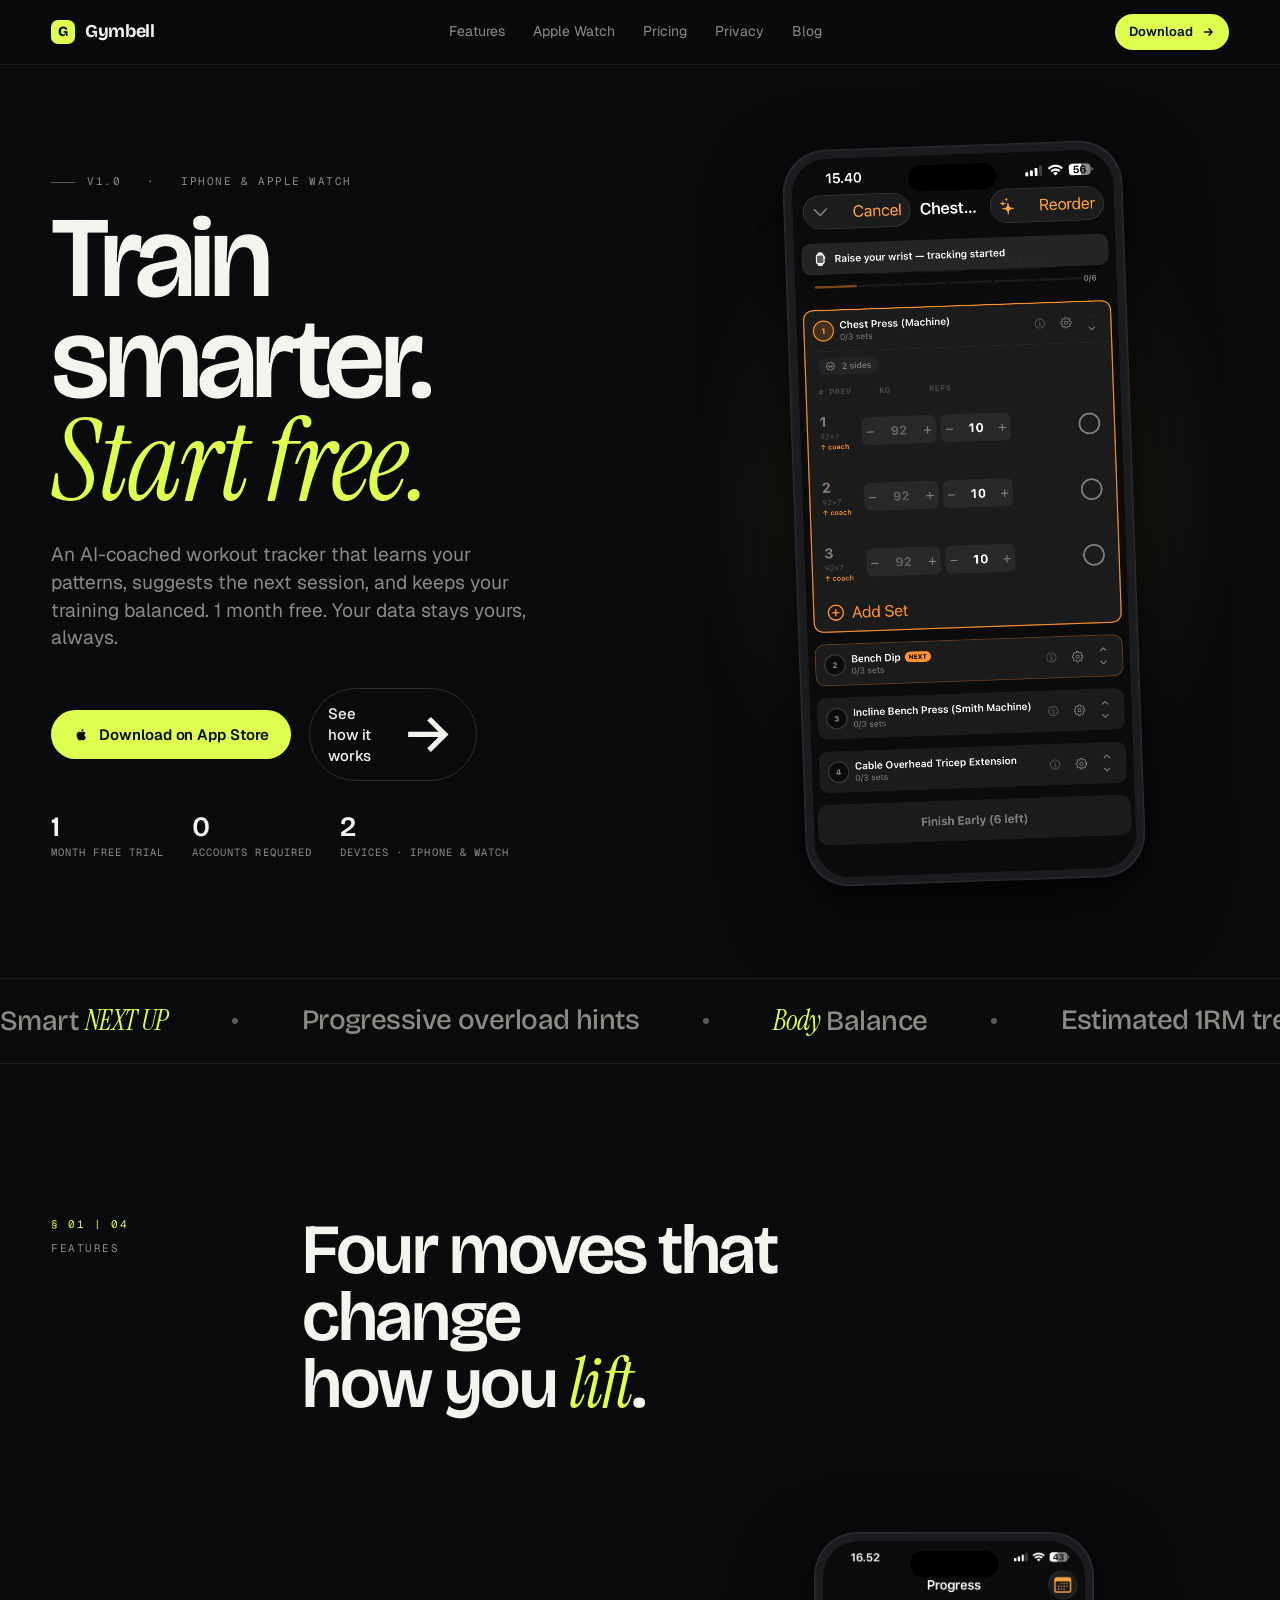
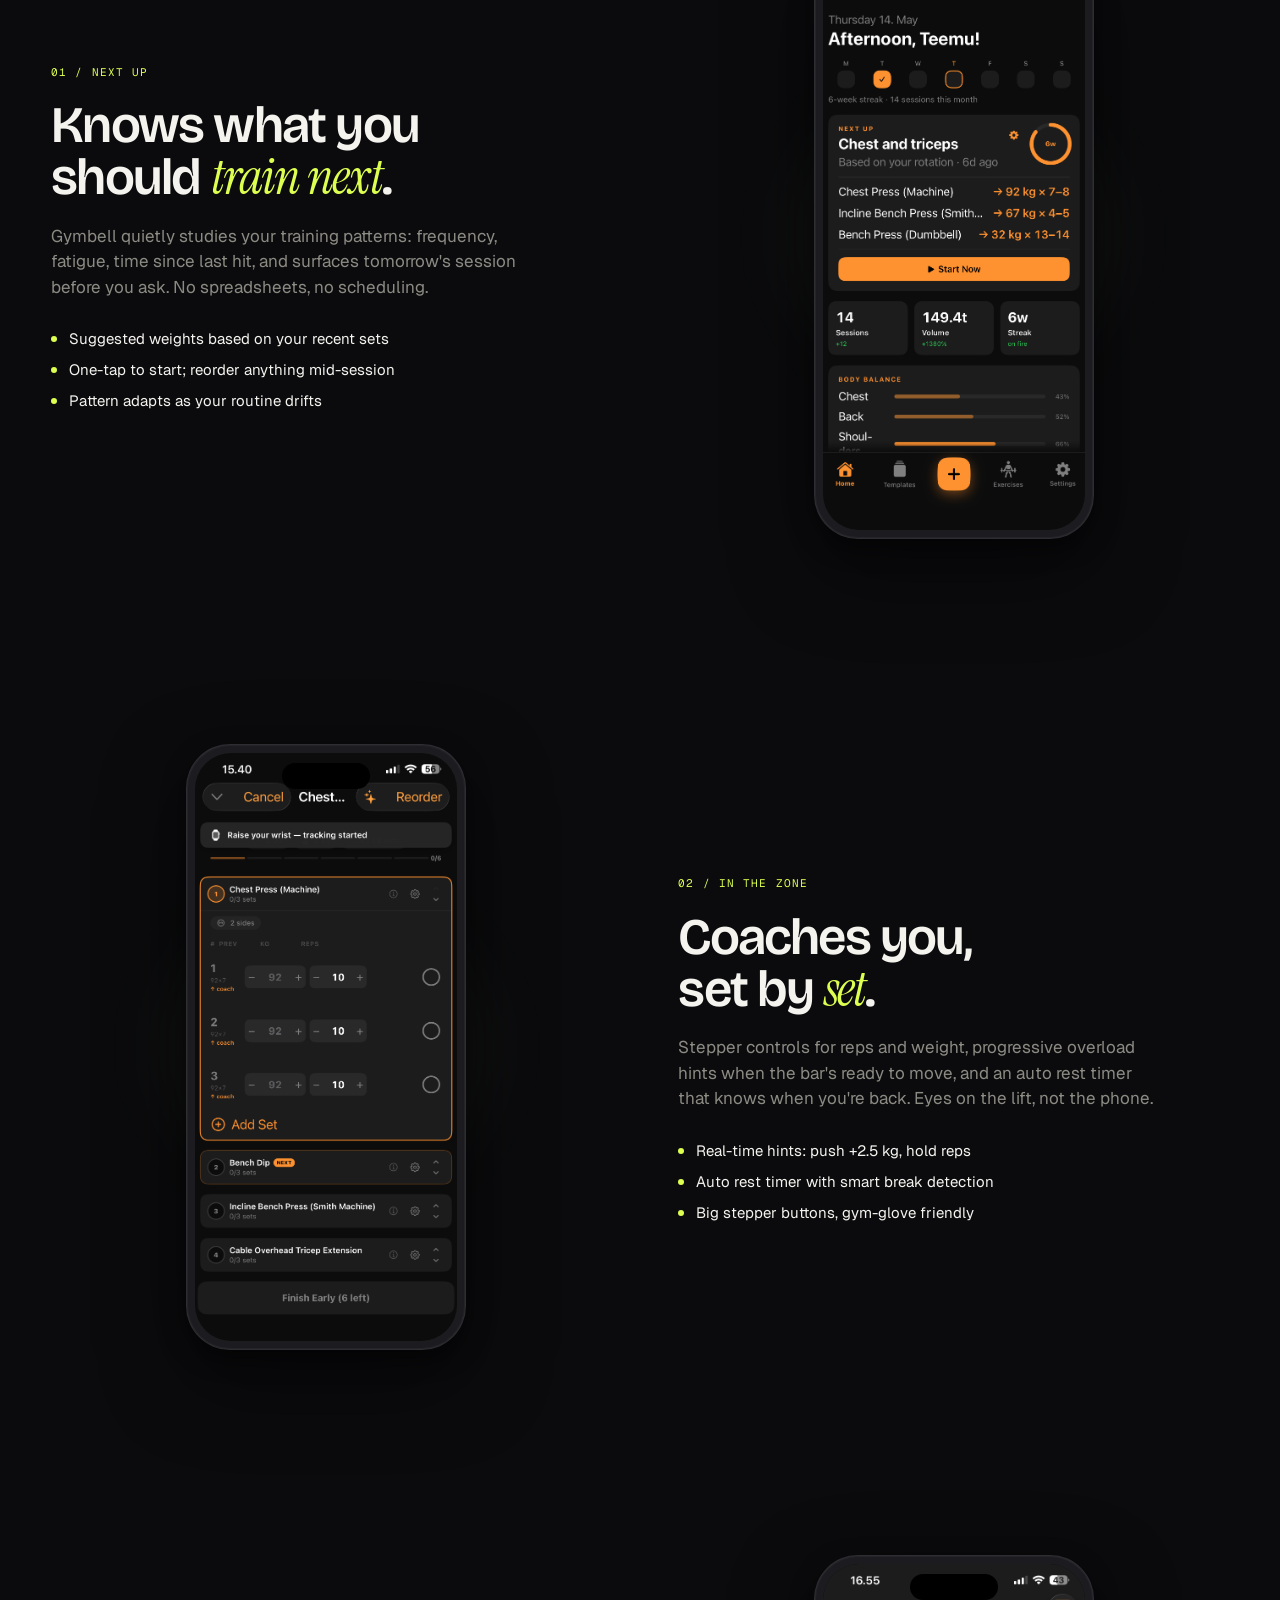
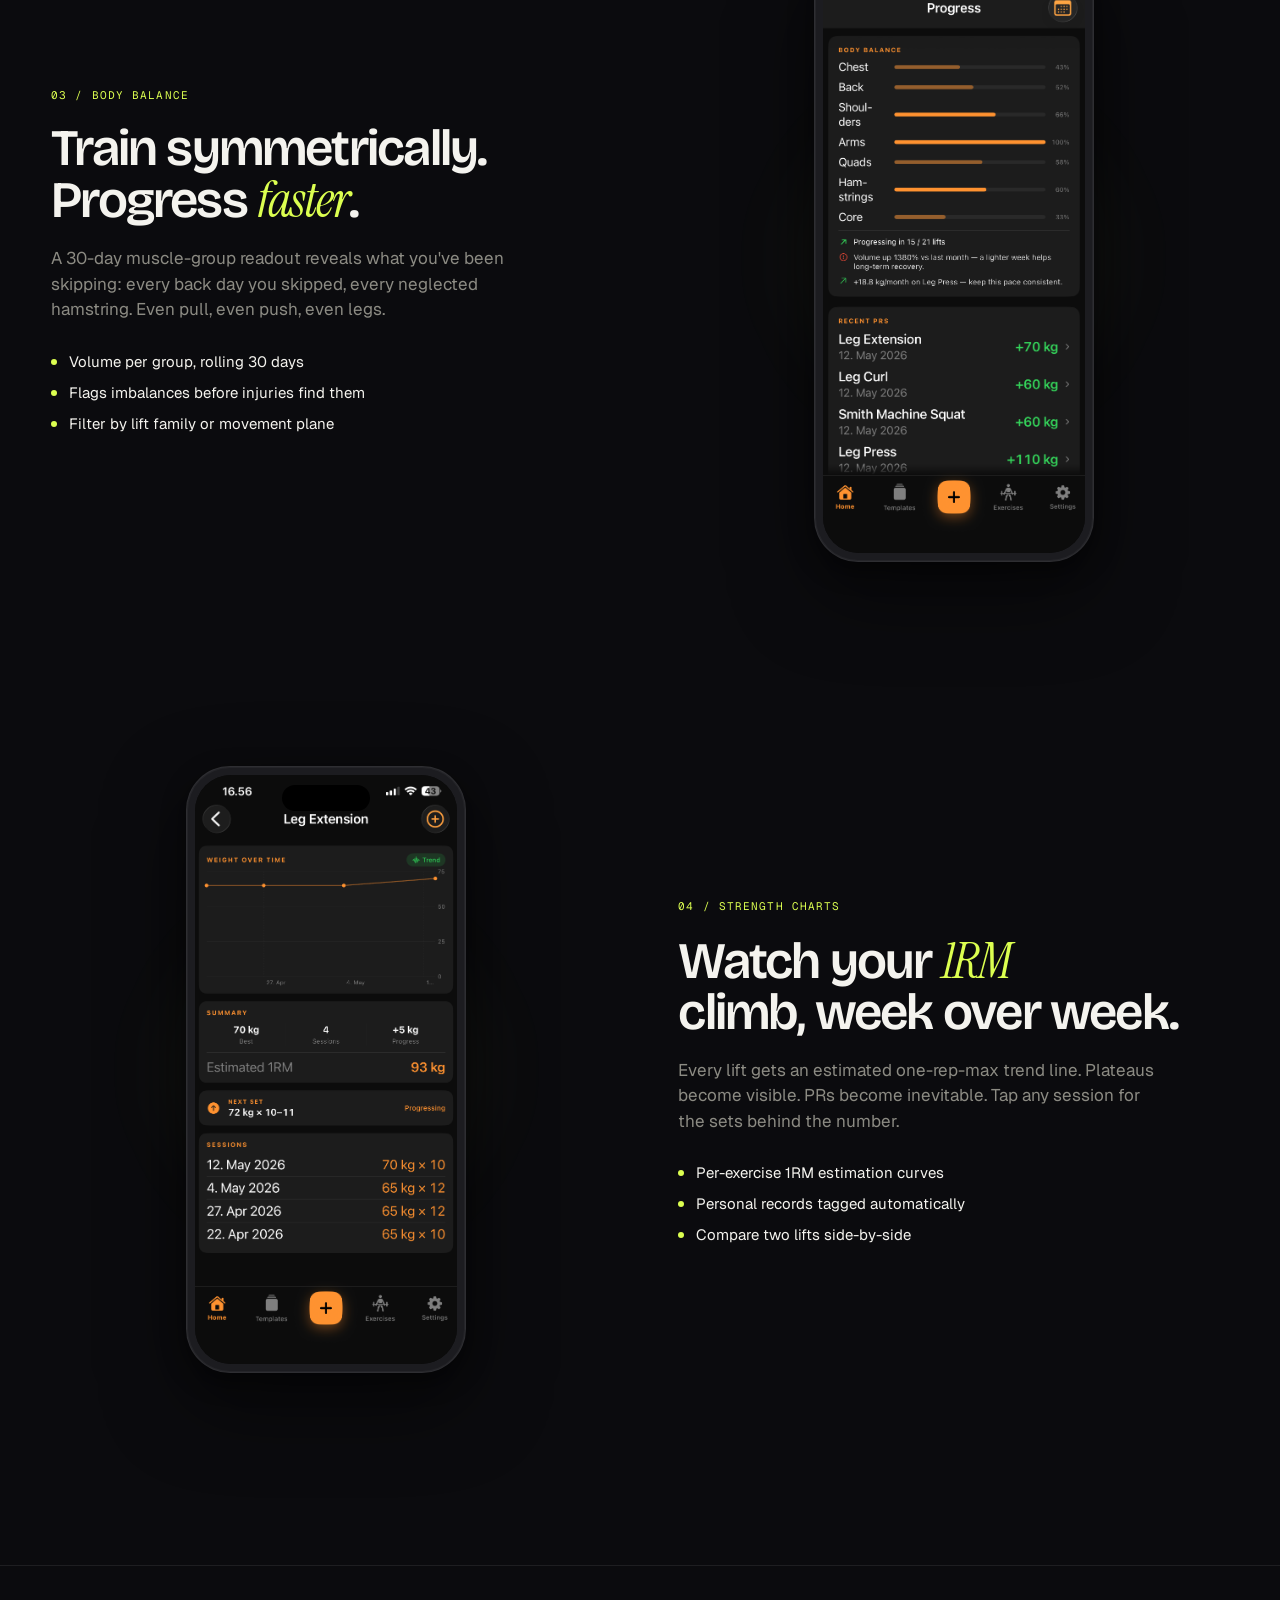
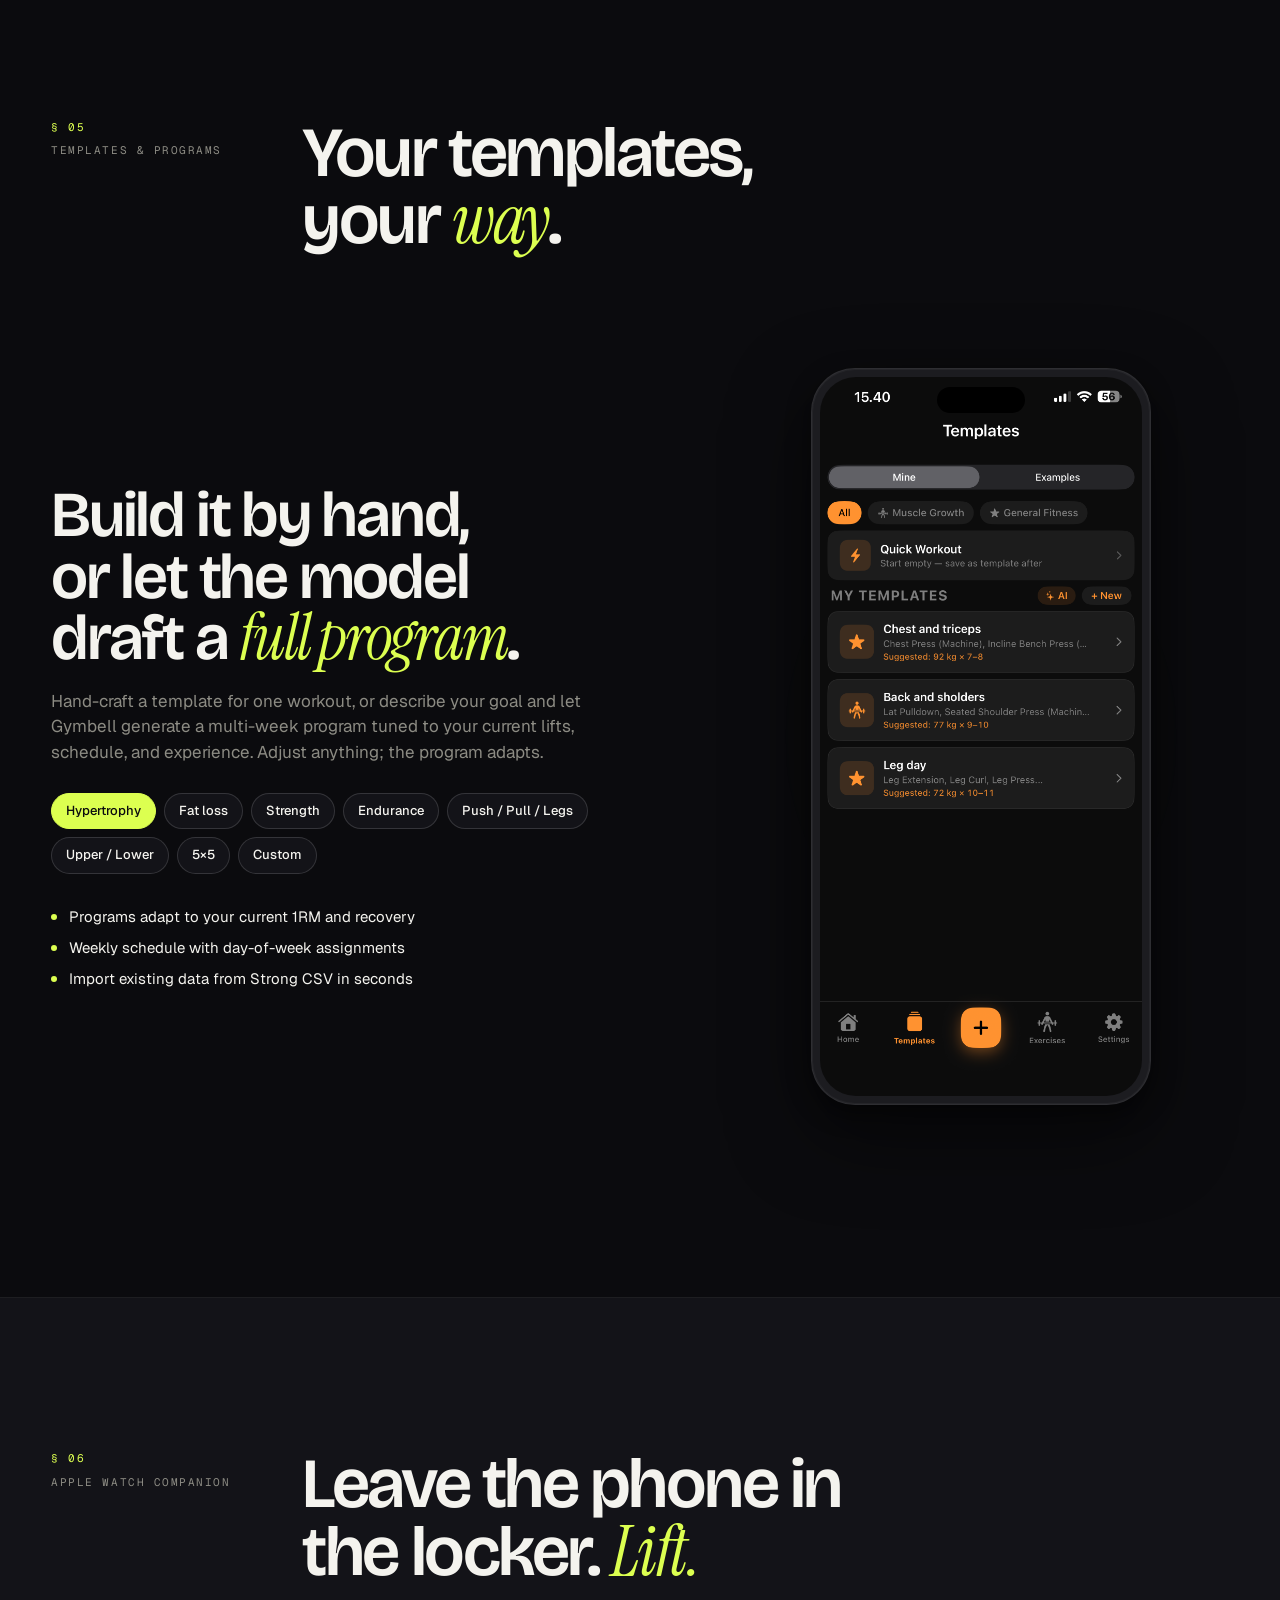
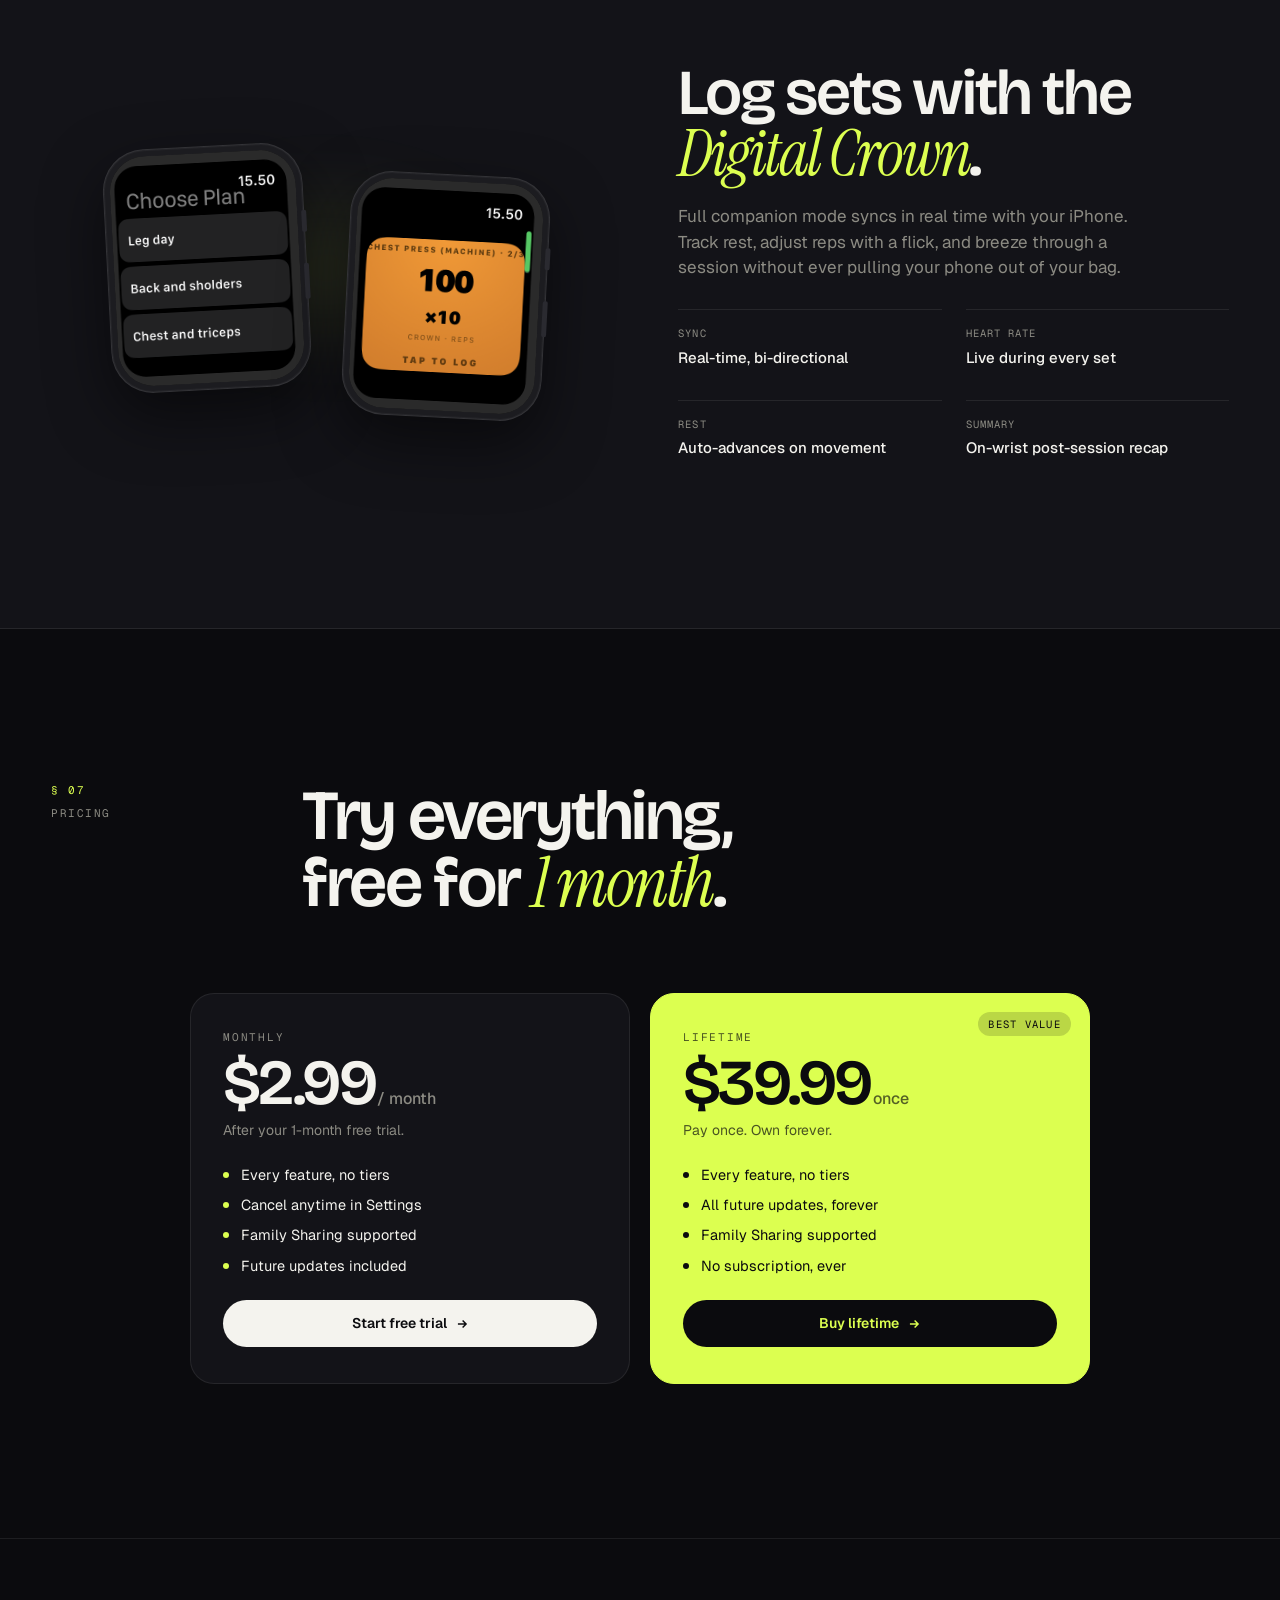
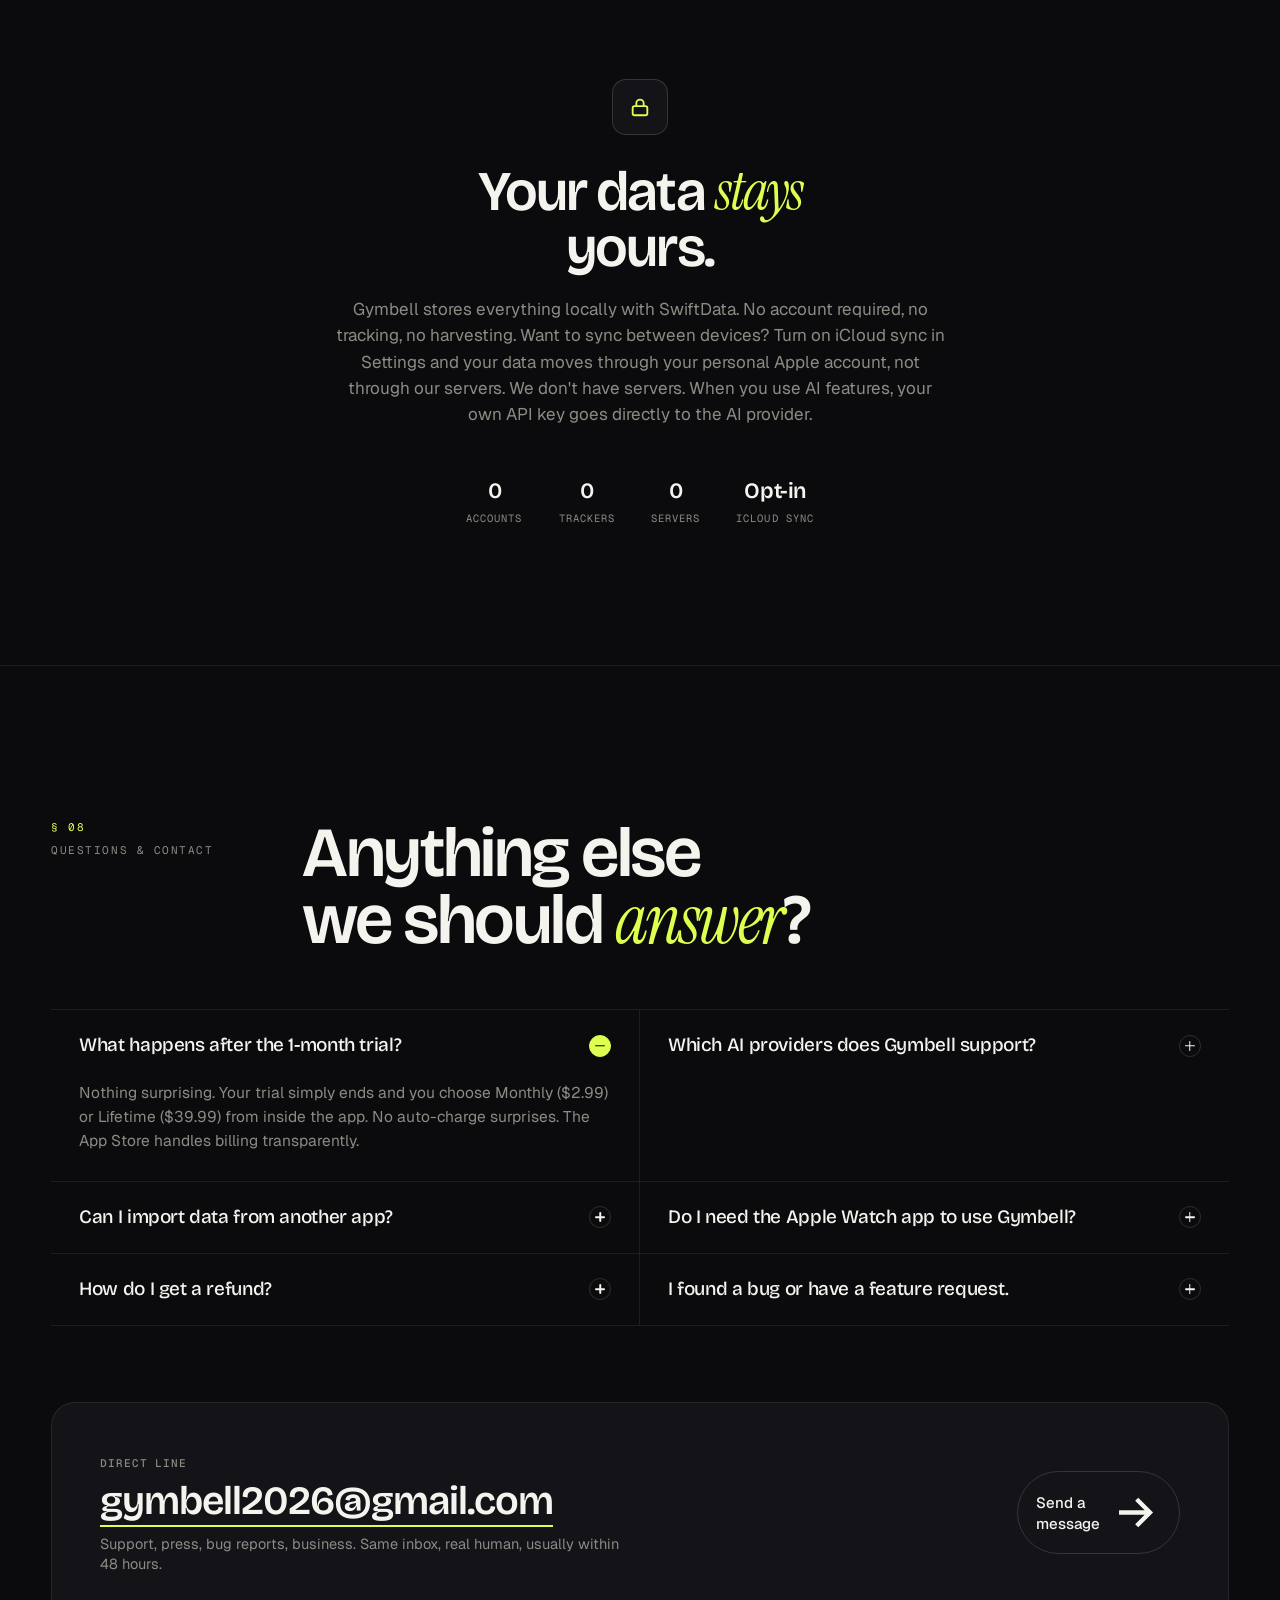
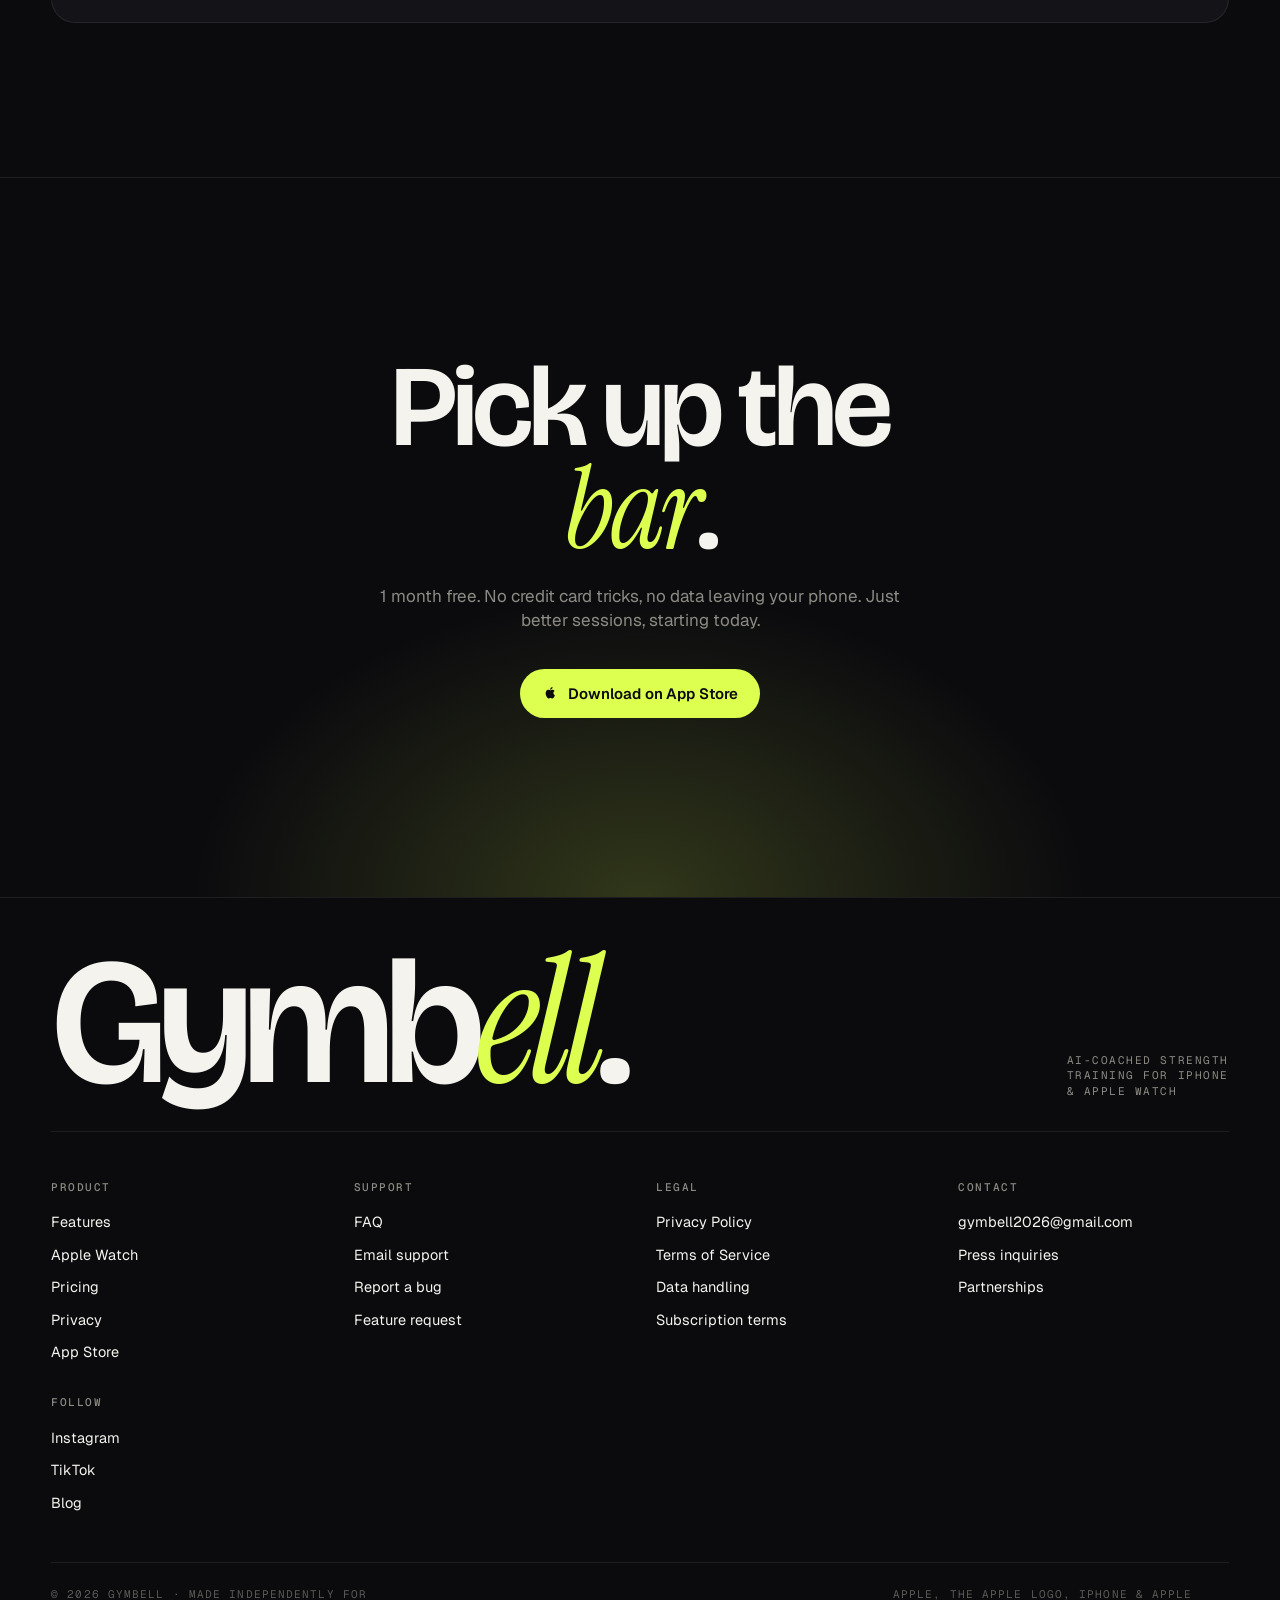
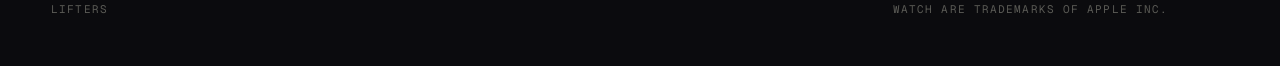
<file: index.html>
<!doctype html>
<html lang="en">
<head>
<meta charset="utf-8" />
<meta name="viewport" content="width=device-width,initial-scale=1" />
<title>Gymbell | Train smarter. Start free.</title>
<link rel="canonical" href="https://gymbell.fi/">
<meta name="description" content="AI-powered workout tracking for iPhone and Apple Watch. Smart progression, body balance heatmap, iCloud sync, and Apple Watch companion. 1-month free trial.">
<meta property="og:title" content="Gymbell | Train smarter. Start free.">
<meta property="og:description" content="AI-powered workout tracking for iPhone and Apple Watch. Smart progression, body balance, iCloud sync, and Apple Watch companion mode.">
<meta property="og:type" content="website">
<meta property="og:image" content="https://gymbell.fi/assets/IMG_8225.PNG">
<meta property="og:url" content="https://gymbell.fi">
<meta name="twitter:card" content="summary_large_image">
<meta name="twitter:title" content="Gymbell | Train smarter. Start free.">
<meta name="twitter:description" content="AI-powered workout tracking for iPhone and Apple Watch. Smart progression, body balance heatmap, iCloud sync, and Apple Watch companion. 1-month free trial.">
<meta name="twitter:image" content="https://gymbell.fi/assets/IMG_8225.PNG">
<script type="application/ld+json">
{
  "@context": "https://schema.org",
  "@graph": [
    {
      "@type": "Organization",
      "@id": "https://gymbell.fi/#organization",
      "name": "Gymbell",
      "url": "https://gymbell.fi",
      "contactPoint": {
        "@type": "ContactPoint",
        "email": "gymbell2026@gmail.com",
        "contactType": "customer support"
      }
    },
    {
      "@type": "WebSite",
      "@id": "https://gymbell.fi/#website",
      "url": "https://gymbell.fi",
      "name": "Gymbell | Train smarter. Start free.",
      "publisher": { "@id": "https://gymbell.fi/#organization" }
    },
    {
      "@type": "MobileApplication",
      "name": "Gymbell",
      "description": "AI-powered workout tracking for iPhone and Apple Watch. Progressive overload coaching, body balance analysis, iCloud sync, Apple Watch companion mode, and AI-generated training programs.",
      "applicationCategory": "HealthApplication",
      "operatingSystem": "iOS",
      "offers": [
        {
          "@type": "Offer",
          "price": "2.99",
          "priceCurrency": "USD",
          "description": "Monthly subscription after 1-month free trial"
        },
        {
          "@type": "Offer",
          "price": "44.99",
          "priceCurrency": "USD",
          "description": "Lifetime purchase"
        }
      ],
      "url": "https://apps.apple.com/fi/app/gymbell/id6769465638",
      "publisher": { "@id": "https://gymbell.fi/#organization" }
    }
  ]
}
</script>

<link rel="preconnect" href="https://fonts.googleapis.com">
<link rel="preconnect" href="https://fonts.gstatic.com" crossorigin>
<link rel="stylesheet" href="https://fonts.googleapis.com/css2?family=Bricolage+Grotesque:opsz,wght@12..96,400;12..96,500;12..96,600;12..96,700&family=Geist:wght@300;400;500;600;700&family=Geist+Mono:wght@400;500;600&family=Instrument+Serif:ital@0;1&display=swap" />

<link rel="stylesheet" href="styles.css" />

</head>
<body>

<!-- ============================================ NAV -->
<nav class="nav">
  <div class="nav-inner">
    <a class="brand" href="#">
      <span class="brand-mark">G</span>
      <span>Gymbell</span>
    </a>
    <div class="nav-links">
      <a href="#features">Features</a>
      <a href="#watch">Apple Watch</a>
      <a href="#pricing">Pricing</a>
      <a href="#privacy">Privacy</a>
      <a href="blog.html">Blog</a>
    </div>
    <a class="nav-cta" href="https://apps.apple.com/fi/app/gymbell/id6769465638?l=fi">
      Download
      <svg viewBox="0 0 24 24" fill="none" stroke="currentColor" stroke-width="2.5"><path d="M5 12h14M13 6l6 6-6 6"/></svg>
    </a>
  </div>
</nav>

<!-- ============================================ HERO -->
<main>

<header class="hero">
  <div class="shell hero-grid">
    <div class="hero-copy">
      <div class="eyebrow">v1.0 &nbsp; · &nbsp; iPhone &amp; Apple Watch</div>
      <h1>Train<br/>smarter.<br/><em>Start free.</em></h1>
      <p class="lede">An AI-coached workout tracker that learns your patterns, suggests the next session, and keeps your training balanced. 1 month free. Your data stays yours, always.</p>

      <div class="hero-actions">
        <a class="btn-primary" href="https://apps.apple.com/fi/app/gymbell/id6769465638?l=fi">
          <svg viewBox="0 0 24 24" fill="currentColor"><path d="M17.05 12.04c-.02-2.13 1.74-3.16 1.82-3.21-.99-1.45-2.54-1.65-3.09-1.67-1.31-.13-2.57.77-3.24.77-.69 0-1.71-.75-2.82-.73-1.45.02-2.79.84-3.54 2.14-1.51 2.62-.39 6.5 1.08 8.62.72 1.04 1.58 2.21 2.7 2.17 1.09-.04 1.5-.7 2.81-.7 1.31 0 1.68.7 2.83.68 1.17-.02 1.91-1.06 2.62-2.11.83-1.21 1.17-2.38 1.19-2.44-.03-.01-2.28-.87-2.36-3.52zM14.94 5.73c.6-.74 1.01-1.75.9-2.77-.87.04-1.94.59-2.57 1.32-.56.65-1.05 1.7-.92 2.69.98.08 1.97-.49 2.59-1.24z"/></svg>
          Download on App Store
        </a>
        <a class="btn-ghost" href="#features">
          See how it works
          <svg viewBox="0 0 24 24" fill="none" stroke="currentColor" stroke-width="2"><path d="M5 12h14M13 6l6 6-6 6"/></svg>
        </a>
      </div>

      <div class="hero-trust">
        <div class="trust-item">
          <span class="num">1</span>
          <span class="lbl">Month free trial</span>
        </div>
        <div class="trust-item">
          <span class="num">0</span>
          <span class="lbl">Accounts required</span>
        </div>
        <div class="trust-item">
          <span class="num">2</span>
          <span class="lbl">Devices · iPhone &amp; Watch</span>
        </div>
      </div>
    </div>

    <div class="hero-phone-wrap">
      <div class="phone phone--lg">
        <div class="phone-screen">
          <div class="phone-island"></div>
          <img class="slot-img" loading="lazy" src="https://cetepek.github.io/Gymbell/assets/IMG_8225.PNG" alt="Drop IMG_8225, active session with coach hints" />
        </div>
      </div>
    </div>
  </div>
</header>

<!-- ============================================ MARQUEE -->
<div class="marquee">
  <div class="marquee-track">
    <span>Smart <em>NEXT&nbsp;UP</em></span><span class="dot"></span>
    <span>Progressive overload hints</span><span class="dot"></span>
    <span><em>Body</em> Balance</span><span class="dot"></span>
    <span>Estimated 1RM trends</span><span class="dot"></span>
    <span>AI program <em>generator</em></span><span class="dot"></span>
    <span>Apple Watch companion</span><span class="dot"></span>
    <span><em>Local-only</em> SwiftData</span><span class="dot"></span>
    <span>Strong CSV import</span><span class="dot"></span>
    <!-- duplicate for seamless loop -->
    <span>Smart <em>NEXT&nbsp;UP</em></span><span class="dot"></span>
    <span>Progressive overload hints</span><span class="dot"></span>
    <span><em>Body</em> Balance</span><span class="dot"></span>
    <span>Estimated 1RM trends</span><span class="dot"></span>
    <span>AI program <em>generator</em></span><span class="dot"></span>
    <span>Apple Watch companion</span><span class="dot"></span>
    <span><em>Local-only</em> SwiftData</span><span class="dot"></span>
    <span>Strong CSV import</span><span class="dot"></span>
  </div>
</div>

<!-- ============================================ FEATURES -->
<section class="section" id="features">
  <div class="shell">
    <div class="section-head">
      <div class="meta">
        <span class="num">§ 01 | 04</span>
        <span>Features</span>
      </div>
      <h2>Four moves that change<br/>how you <em>lift</em>.</h2>
    </div>

    <div class="features">

      <!-- FEATURE 01 -->
      <article class="feature">
        <div class="feature-copy">
          <span class="tag-num">01 / NEXT UP</span>
          <h3>Knows what you<br/>should <em>train next</em>.</h3>
          <p>Gymbell quietly studies your training patterns: frequency, fatigue, time since last hit, and surfaces tomorrow's session before you ask. No spreadsheets, no scheduling.</p>
          <ul class="feature-bullets">
            <li>Suggested weights based on your recent sets</li>
            <li>One-tap to start; reorder anything mid-session</li>
            <li>Pattern adapts as your routine drifts</li>
          </ul>
        </div>
        <div class="feature-visual">
          <div class="phone">
            <div class="phone-screen">
              <div class="phone-island"></div>
              <img class="slot-img" loading="lazy" src="assets/next_up.PNG" alt="Drop start-workout / next-up screen" />
            </div>
          </div>
        </div>
      </article>

      <!-- FEATURE 02 -->
      <article class="feature">
        <div class="feature-copy">
          <span class="tag-num">02 / IN THE ZONE</span>
          <h3>Coaches you,<br/>set by <em>set</em>.</h3>
          <p>Stepper controls for reps and weight, progressive overload hints when the bar's ready to move, and an auto rest timer that knows when you're back. Eyes on the lift, not the phone.</p>
          <ul class="feature-bullets">
            <li>Real-time hints: push +2.5 kg, hold reps</li>
            <li>Auto rest timer with smart break detection</li>
            <li>Big stepper buttons, gym-glove friendly</li>
          </ul>
        </div>
        <div class="feature-visual">
          <div class="phone">
            <div class="phone-screen">
              <div class="phone-island"></div>
              <img class="slot-img" loading="lazy" src="https://cetepek.github.io/Gymbell/assets/IMG_8225.PNG" alt="Drop active-session screen" />
            </div>
          </div>
        </div>
      </article>

      <!-- FEATURE 03 -->
      <article class="feature">
        <div class="feature-copy">
          <span class="tag-num">03 / BODY BALANCE</span>
          <h3>Train symmetrically.<br/>Progress <em>faster</em>.</h3>
          <p>A 30-day muscle-group readout reveals what you've been skipping: every back day you skipped, every neglected hamstring. Even pull, even push, even legs.</p>
          <ul class="feature-bullets">
            <li>Volume per group, rolling 30 days</li>
            <li>Flags imbalances before injuries find them</li>
            <li>Filter by lift family or movement plane</li>
          </ul>
        </div>
        <div class="feature-visual">
          <div class="phone">
            <div class="phone-screen">
              <div class="phone-island"></div>
              <img class="slot-img" loading="lazy" src="assets/body_balance.png" alt="Drop body balance screen" />
            </div>
          </div>
        </div>
      </article>

      <!-- FEATURE 04 -->
      <article class="feature">
        <div class="feature-copy">
          <span class="tag-num">04 / STRENGTH CHARTS</span>
          <h3>Watch your <em>1RM</em><br/>climb, week over week.</h3>
          <p>Every lift gets an estimated one-rep-max trend line. Plateaus become visible. PRs become inevitable. Tap any session for the sets behind the number.</p>
          <ul class="feature-bullets">
            <li>Per-exercise 1RM estimation curves</li>
            <li>Personal records tagged automatically</li>
            <li>Compare two lifts side-by-side</li>
          </ul>
        </div>
        <div class="feature-visual">
          <div class="phone">
            <div class="phone-screen">
              <div class="phone-island"></div>
              <img class="slot-img" loading="lazy" src="assets/strength_charts.png" alt="Drop strength chart screen" />
            </div>
          </div>
        </div>
      </article>

    </div>
  </div>
</section>

<!-- ============================================ TEMPLATES -->
<section class="section">
  <div class="shell">
    <div class="section-head">
      <div class="meta">
        <span class="num">§ 05</span>
        <span>Templates &amp; Programs</span>
      </div>
      <h2>Your templates,<br/>your <em>way</em>.</h2>
    </div>

    <div class="templates-grid">
      <div class="templates-copy">
        <h3>Build it by hand,<br/>or let the model<br/>draft a <em>full program</em>.</h3>
        <p>Hand-craft a template for one workout, or describe your goal and let Gymbell generate a multi-week program tuned to your current lifts, schedule, and experience. Adjust anything; the program adapts.</p>

        <div class="template-chips">
          <span class="chip accent">Hypertrophy</span>
          <span class="chip">Fat loss</span>
          <span class="chip">Strength</span>
          <span class="chip">Endurance</span>
          <span class="chip">Push / Pull / Legs</span>
          <span class="chip">Upper / Lower</span>
          <span class="chip">5×5</span>
          <span class="chip">Custom</span>
        </div>

        <ul class="feature-bullets" style="margin-top:32px">
          <li>Programs adapt to your current 1RM and recovery</li>
          <li>Weekly schedule with day-of-week assignments</li>
          <li>Import existing data from Strong CSV in seconds</li>
        </ul>
      </div>

      <div class="feature-visual">
        <div class="phone phone--lg">
          <div class="phone-screen">
            <div class="phone-island"></div>
            <img class="slot-img" loading="lazy" src="https://cetepek.github.io/Gymbell/assets/IMG_8224.PNG" alt="Drop templates / programs screen" />
          </div>
        </div>
      </div>
    </div>
  </div>
</section>

<!-- ============================================ WATCH -->
<section class="section watch-section" id="watch">
  <div class="shell">
    <div class="section-head">
      <div class="meta">
        <span class="num">§ 06</span>
        <span>Apple Watch Companion</span>
      </div>
      <h2>Leave the phone in<br/>the locker. <em>Lift.</em></h2>
    </div>

    <div class="watch-grid">
      <div class="watch-visual">
        <div class="watch">
          <div class="watch-screen">
            <img class="slot-img" loading="lazy" src="https://cetepek.github.io/Gymbell/assets/watch-choose-plan.png" alt="Watch, plan select" />
          </div>
        </div>
        <div class="watch">
          <div class="watch-screen">
            <img class="slot-img" loading="lazy" src="https://cetepek.github.io/Gymbell/assets/watch-active-set.png" alt="Watch, active set" />
          </div>
        </div>
      </div>

      <div class="watch-copy">
        <h3>Log sets with the<br/><em>Digital Crown</em>.</h3>
        <p>Full companion mode syncs in real time with your iPhone. Track rest, adjust reps with a flick, and breeze through a session without ever pulling your phone out of your bag.</p>

        <div class="watch-features">
          <div class="watch-feature">
            <span class="lbl">Sync</span>
            <span class="val">Real-time, bi-directional</span>
          </div>
          <div class="watch-feature">
            <span class="lbl">Heart rate</span>
            <span class="val">Live during every set</span>
          </div>
          <div class="watch-feature">
            <span class="lbl">Rest</span>
            <span class="val">Auto-advances on movement</span>
          </div>
          <div class="watch-feature">
            <span class="lbl">Summary</span>
            <span class="val">On-wrist post-session recap</span>
          </div>
        </div>
      </div>
    </div>
  </div>
</section>

<!-- ============================================ PRICING -->
<section class="section" id="pricing">
  <div class="shell">
    <div class="section-head">
      <div class="meta">
        <span class="num">§ 07</span>
        <span>Pricing</span>
      </div>
      <h2>Try everything,<br/>free for <em>1 month</em>.</h2>
    </div>

    <div class="pricing-grid">
      <div class="price-card">
        <div class="price-head">
          <span class="price-name">Monthly</span>
          <span class="price-tag">$2.99<span class="unit">/ month</span></span>
          <span class="price-sub">After your 1-month free trial.</span>
        </div>
        <ul class="price-features">
          <li>Every feature, no tiers</li>
          <li>Cancel anytime in Settings</li>
          <li>Family Sharing supported</li>
          <li>Future updates included</li>
        </ul>
        <a class="price-cta" href="https://apps.apple.com/fi/app/gymbell/id6769465638?l=fi">
          Start free trial
          <svg viewBox="0 0 24 24" width="14" height="14" fill="none" stroke="currentColor" stroke-width="2.5"><path d="M5 12h14M13 6l6 6-6 6"/></svg>
        </a>
      </div>

      <div class="price-card featured">
        <span class="price-badge">Best value</span>
        <div class="price-head">
          <span class="price-name">Lifetime</span>
          <span class="price-tag">$39.99<span class="unit">once</span></span>
          <span class="price-sub">Pay once. Own forever.</span>
        </div>
        <ul class="price-features">
          <li>Every feature, no tiers</li>
          <li>All future updates, forever</li>
          <li>Family Sharing supported</li>
          <li>No subscription, ever</li>
        </ul>
        <a class="price-cta" href="https://apps.apple.com/fi/app/gymbell/id6769465638?l=fi">
          Buy lifetime
          <svg viewBox="0 0 24 24" width="14" height="14" fill="none" stroke="currentColor" stroke-width="2.5"><path d="M5 12h14M13 6l6 6-6 6"/></svg>
        </a>
      </div>
    </div>
  </div>
</section>

<!-- ============================================ PRIVACY -->
<section class="section privacy" id="privacy">
  <div class="shell">
    <div class="lock">
      <svg viewBox="0 0 24 24" fill="none" stroke="currentColor" stroke-width="2">
        <rect x="4" y="11" width="16" height="10" rx="2"/>
        <path d="M8 11V8a4 4 0 0 1 8 0v3"/>
      </svg>
    </div>
    <h3>Your data <em>stays</em><br/>yours.</h3>
    <p>Gymbell stores everything locally with SwiftData. No account required, no tracking, no harvesting. Want to sync between devices? Turn on iCloud sync in Settings and your data moves through your personal Apple account, not through our servers. We don't have servers. When you use AI features, your own API key goes directly to the AI provider.</p>

    <div class="privacy-meta">
      <div class="item"><span class="v">0</span><span class="l">Accounts</span></div>
      <div class="item"><span class="v">0</span><span class="l">Trackers</span></div>
      <div class="item"><span class="v">0</span><span class="l">Servers</span></div>
      <div class="item"><span class="v">Opt-in</span><span class="l">iCloud sync</span></div>
    </div>
  </div>
</section>

<!-- ============================================ FAQ / CONTACT -->
<section class="section faq-section" id="contact">
  <div class="shell">
    <div class="section-head">
      <div class="meta">
        <span class="num">§ 08</span>
        <span>Questions &amp; Contact</span>
      </div>
      <h2>Anything else<br/>we should <em>answer</em>?</h2>
    </div>

    <div class="faq-grid">
      <details class="faq" open>
        <summary>
          <span class="faq-q">What happens after the 1-month trial?</span>
          <span class="faq-icon" aria-hidden="true"></span>
        </summary>
        <div class="faq-a">Nothing surprising. Your trial simply ends and you choose Monthly ($2.99) or Lifetime ($39.99) from inside the app. No auto-charge surprises. The App Store handles billing transparently.</div>
      </details>
      <details class="faq">
        <summary>
          <span class="faq-q">Which AI providers does Gymbell support?</span>
          <span class="faq-icon" aria-hidden="true"></span>
        </summary>
        <div class="faq-a">You bring your own API key: currently Apple Intelligence, Claude (Anthropic), OpenAI, and Google Gemini, plus any OpenAI-compatible endpoint. Your key is stored locally in iOS Keychain and used only to call the provider directly.</div>
      </details>
      <details class="faq">
        <summary>
          <span class="faq-q">Can I import data from another app?</span>
          <span class="faq-icon" aria-hidden="true"></span>
        </summary>
        <div class="faq-a">Yes. Strong CSV imports are supported out of the box. Drop the file from Files or share it from Strong; Gymbell maps exercises automatically.</div>
      </details>
      <details class="faq">
        <summary>
          <span class="faq-q">Do I need the Apple Watch app to use Gymbell?</span>
          <span class="faq-icon" aria-hidden="true"></span>
        </summary>
        <div class="faq-a">No. Gymbell works fully on iPhone alone. The Watch app is a free companion that mirrors the active session for hands-off logging.</div>
      </details>
      <details class="faq">
        <summary>
          <span class="faq-q">How do I get a refund?</span>
          <span class="faq-icon" aria-hidden="true"></span>
        </summary>
        <div class="faq-a">Refunds are handled through Apple: open the App Store, tap your profile, then Purchase History, then Report a Problem. We're happy to vouch for any genuine issue; just email us first and we'll help.</div>
      </details>
      <details class="faq">
        <summary>
          <span class="faq-q">I found a bug or have a feature request.</span>
          <span class="faq-icon" aria-hidden="true"></span>
        </summary>
        <div class="faq-a">Please email <a href="mailto:gymbell2026@gmail.com">gymbell2026@gmail.com</a> with a short description (and a screen recording if you can). Gymbell is built by one person and every message is read.</div>
      </details>
    </div>

    <div class="contact-card">
      <div>
        <span class="mono">Direct line</span>
        <div class="contact-email"><a href="mailto:gymbell2026@gmail.com">gymbell2026@gmail.com</a></div>
        <p class="contact-sub">Support, press, bug reports, business. Same inbox, real human, usually within 48 hours.</p>
      </div>
      <a class="btn-ghost" href="mailto:gymbell2026@gmail.com">
        Send a message
        <svg viewBox="0 0 24 24" fill="none" stroke="currentColor" stroke-width="2"><path d="M5 12h14M13 6l6 6-6 6"/></svg>
      </a>
    </div>
  </div>
</section>

<!-- ============================================ FINAL CTA -->
<section class="final-cta">
  <div class="shell">
    <h2>Pick up the<br/><em>bar</em>.</h2>
    <p>1 month free. No credit card tricks, no data leaving your phone. Just better sessions, starting today.</p>
    <a class="btn-primary" href="https://apps.apple.com/fi/app/gymbell/id6769465638?l=fi">
      <svg viewBox="0 0 24 24" fill="currentColor"><path d="M17.05 12.04c-.02-2.13 1.74-3.16 1.82-3.21-.99-1.45-2.54-1.65-3.09-1.67-1.31-.13-2.57.77-3.24.77-.69 0-1.71-.75-2.82-.73-1.45.02-2.79.84-3.54 2.14-1.51 2.62-.39 6.5 1.08 8.62.72 1.04 1.58 2.21 2.7 2.17 1.09-.04 1.5-.7 2.81-.7 1.31 0 1.68.7 2.83.68 1.17-.02 1.91-1.06 2.62-2.11.83-1.21 1.17-2.38 1.19-2.44-.03-.01-2.28-.87-2.36-3.52zM14.94 5.73c.6-.74 1.01-1.75.9-2.77-.87.04-1.94.59-2.57 1.32-.56.65-1.05 1.7-.92 2.69.98.08 1.97-.49 2.59-1.24z"/></svg>
      Download on App Store
    </a>
  </div>
</section>

<!-- ============================================ FOOTER -->
</main>

<footer>
  <div class="foot-top">
    <div class="foot-mark">Gymb<em>ell</em>.</div>
    <div class="foot-tag">AI-coached strength<br/>training for iPhone<br/>&amp; Apple Watch</div>
  </div>

  <div class="foot-cols">
    <div class="foot-col">
      <h4>Product</h4>
      <ul>
        <li><a href="#features">Features</a></li>
        <li><a href="#watch">Apple Watch</a></li>
        <li><a href="#pricing">Pricing</a></li>
        <li><a href="#privacy">Privacy</a></li>
        <li><a href="https://apps.apple.com/fi/app/gymbell/id6769465638?l=fi">App Store</a></li>
      </ul>
    </div>
    <div class="foot-col">
      <h4>Support</h4>
      <ul>
        <li><a href="#contact">FAQ</a></li>
        <li><a href="mailto:gymbell2026@gmail.com">Email support</a></li>
        <li><a href="mailto:gymbell2026@gmail.com?subject=Bug%20report">Report a bug</a></li>
        <li><a href="mailto:gymbell2026@gmail.com?subject=Feature%20request">Feature request</a></li>
      </ul>
    </div>
    <div class="foot-col">
      <h4>Legal</h4>
      <ul>
        <li><a href="https://cetepek.github.io/Gymbell/privacy.html">Privacy Policy</a></li>
        <li><a href="https://cetepek.github.io/Gymbell/terms.html">Terms of Service</a></li>
        <li><a href="https://cetepek.github.io/Gymbell/privacy.html#data">Data handling</a></li>
        <li><a href="https://cetepek.github.io/Gymbell/terms.html#subscription">Subscription terms</a></li>
      </ul>
    </div>
    <div class="foot-col">
      <h4>Contact</h4>
      <ul>
        <li><a href="mailto:gymbell2026@gmail.com">gymbell2026@gmail.com</a></li>
        <li><a href="mailto:gymbell2026@gmail.com?subject=Press%20inquiry">Press inquiries</a></li>
        <li><a href="mailto:gymbell2026@gmail.com?subject=Partnership">Partnerships</a></li>
      </ul>
    </div>
    <div class="foot-col">
      <h4>Follow</h4>
      <ul>
        <li><a href="https://www.instagram.com/gymbell2026" target="_blank" rel="noopener">Instagram</a></li>
        <li><a href="https://vm.tiktok.com/ZNRWsS66J/" target="_blank" rel="noopener">TikTok</a></li>
        <li><a href="blog.html">Blog</a></li>
      </ul>
    </div>
  </div>

  <div class="foot-bot">
    <span>© 2026 Gymbell · Made independently for lifters</span>
    <span>Apple, the Apple logo, iPhone &amp; Apple Watch are trademarks of Apple Inc.</span>
  </div>
</footer>

<!-- Cloudflare Web Analytics --><script defer src='https://static.cloudflareinsights.com/beacon.min.js' data-cf-beacon='{"token": "7bed3edf57634fddba3722ec72dca71d"}'></script><!-- End Cloudflare Web Analytics -->
</body>
</html>
</file>
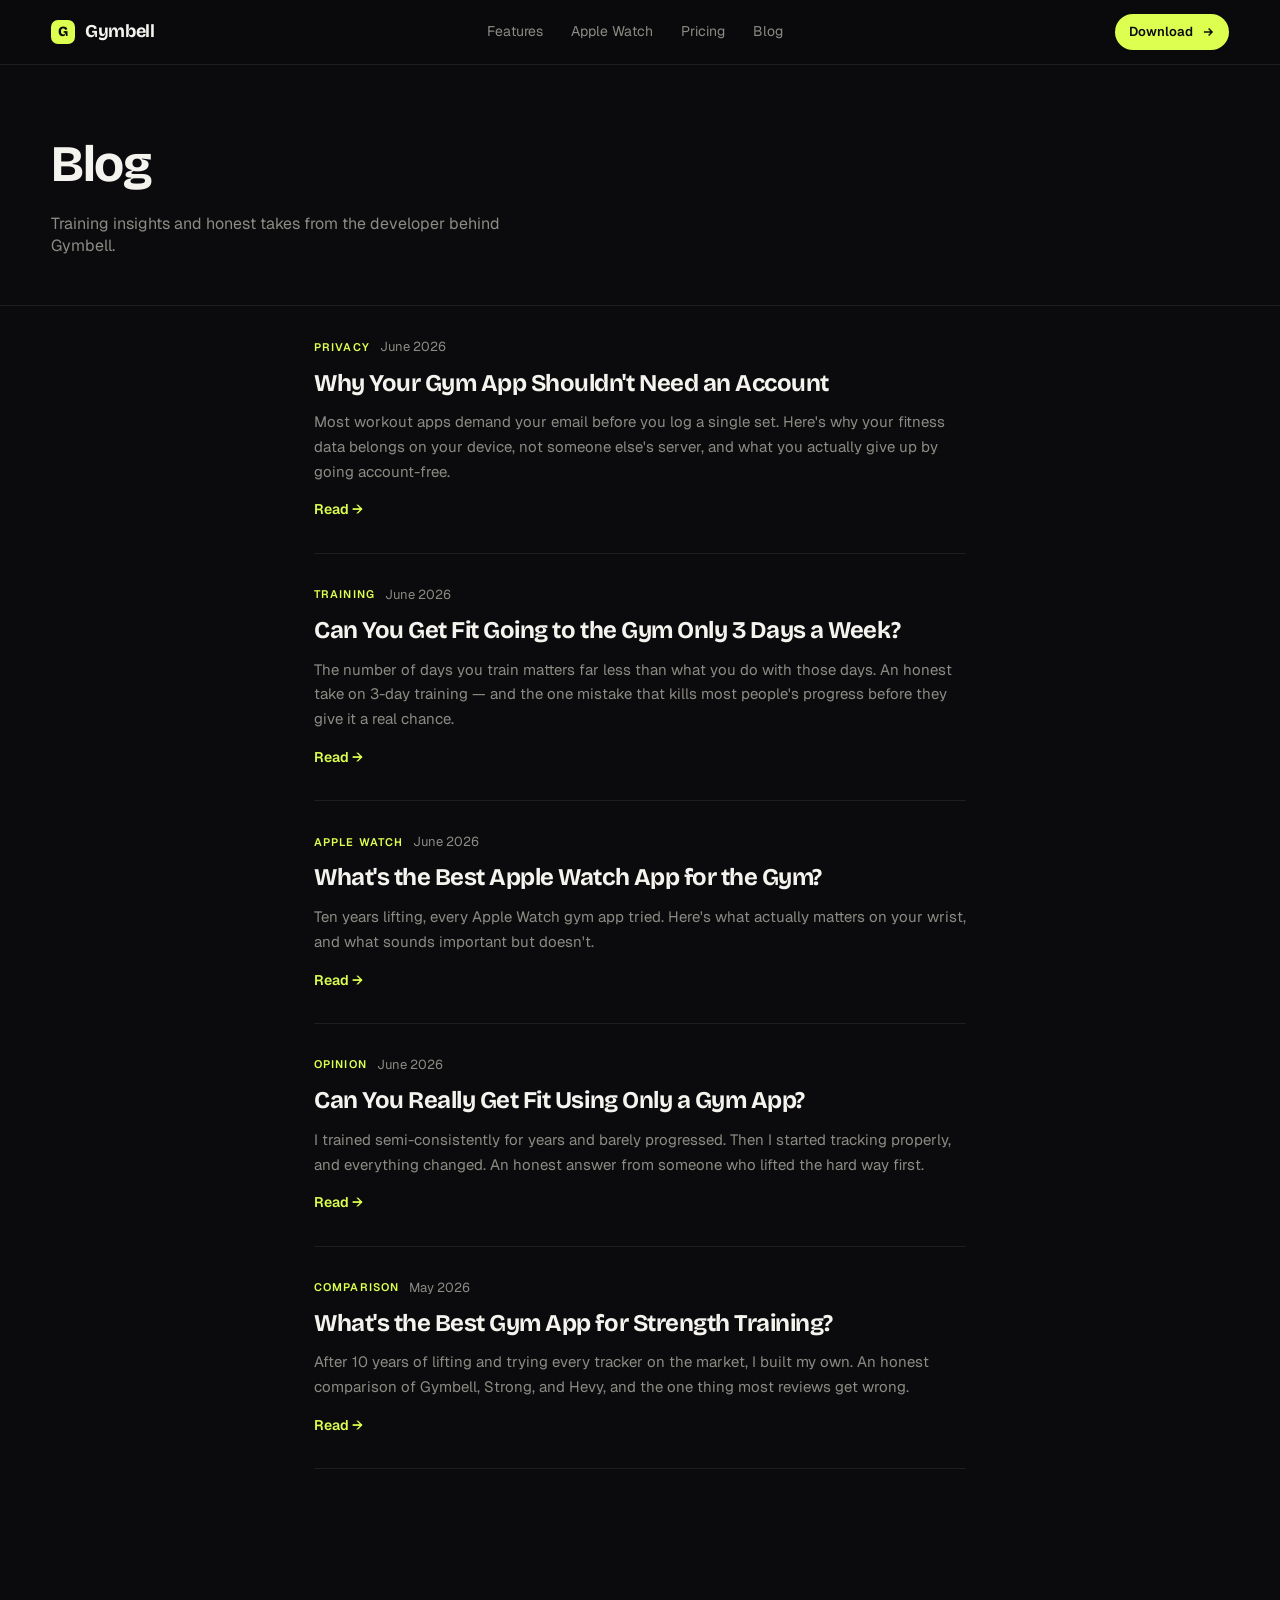
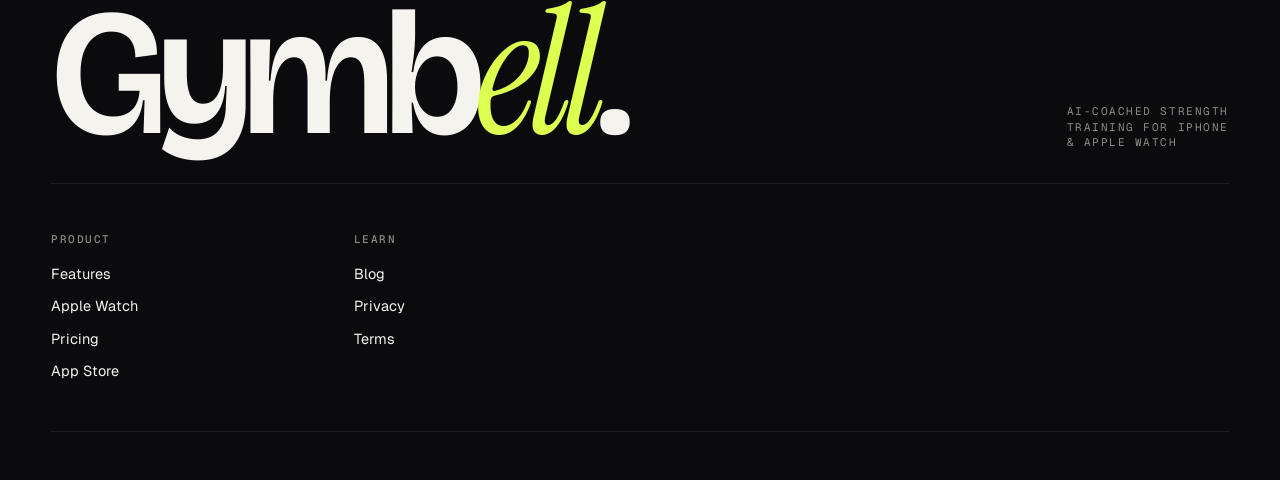
<file: blog.html>
<!doctype html>
<html lang="en">
<head>
  <meta charset="utf-8">
  <meta name="viewport" content="width=device-width, initial-scale=1">
  <title>Gymbell Blog | Strength Training Tips & App Insights</title>
  <link rel="canonical" href="https://gymbell.fi/blog.html">
  <meta name="description" content="Training insights, app updates, and honest takes on strength tracking from the developer behind Gymbell. For lifters who want to train smarter.">
  <meta property="og:title" content="Gymbell Blog | Strength Training Tips & App Insights">
  <meta property="og:description" content="Training insights, app updates, and honest takes on strength tracking from the developer behind Gymbell.">
  <meta property="og:type" content="website">
  <meta property="og:image" content="https://gymbell.fi/assets/IMG_8225.PNG">
  <meta property="og:url" content="https://gymbell.fi/blog.html">
  <meta name="twitter:card" content="summary_large_image">
  <meta name="twitter:title" content="Gymbell Blog | Strength Training Tips & App Insights">
  <meta name="twitter:description" content="Training insights, app updates, and honest takes on strength tracking from the developer behind Gymbell.">
  <meta name="twitter:image" content="https://gymbell.fi/assets/IMG_8225.PNG">
  <link rel="preconnect" href="https://fonts.googleapis.com">
  <link rel="preconnect" href="https://fonts.gstatic.com" crossorigin>
  <link rel="stylesheet" href="https://fonts.googleapis.com/css2?family=Bricolage+Grotesque:opsz,wght@12..96,400;12..96,500;12..96,600;12..96,700&family=Geist:wght@300;400;500;600;700&family=Geist+Mono:wght@400;500;600&family=Instrument+Serif:ital@0;1&display=swap">
  <link rel="stylesheet" href="styles.css">
  <style>
    .blog-hero {
      padding: 64px 0 48px;
      border-bottom: 1px solid var(--line);
    }
    .blog-hero h1 {
      font-family: var(--display);
      font-size: clamp(2rem, 5vw, 3.2rem);
      font-weight: 700;
      letter-spacing: -0.03em;
      margin-bottom: 12px;
      color: var(--text);
    }
    .blog-hero p {
      color: var(--text-dim);
      font-size: 1rem;
      max-width: 460px;
    }
    .blog-list {
      max-width: 700px;
      margin: 0 auto;
      padding: 0 24px 80px;
    }
    .blog-card {
      display: block;
      padding: 32px 0;
      border-bottom: 1px solid var(--line);
      text-decoration: none;
      color: inherit;
    }
    .blog-card-meta {
      display: flex;
      align-items: center;
      gap: 10px;
      margin-bottom: 10px;
    }
    .blog-tag {
      font-size: 11px;
      font-weight: 600;
      letter-spacing: 0.1em;
      text-transform: uppercase;
      color: var(--accent);
    }
    .blog-date {
      font-size: 13px;
      color: var(--text-dim);
    }
    .blog-card-title {
      font-family: var(--display);
      font-size: clamp(1.2rem, 3vw, 1.5rem);
      font-weight: 700;
      letter-spacing: -0.02em;
      color: var(--text);
      margin-bottom: 10px;
      transition: color 0.15s;
    }
    .blog-card:hover .blog-card-title { color: var(--accent); }
    .blog-card-excerpt {
      font-size: 0.9375rem;
      color: var(--text-dim);
      line-height: 1.65;
      margin-bottom: 14px;
    }
    .blog-read-more {
      font-size: 0.875rem;
      font-weight: 600;
      color: var(--accent);
    }
  </style>
</head>
<body>

<nav class="nav">
  <div class="nav-inner">
    <a class="brand" href="index.html">
      <span class="brand-mark">G</span>
      <span>Gymbell</span>
    </a>
    <div class="nav-links">
      <a href="index.html#features">Features</a>
      <a href="index.html#watch">Apple Watch</a>
      <a href="index.html#pricing">Pricing</a>
      <a href="blog.html">Blog</a>
    </div>
    <a class="nav-cta" href="https://apps.apple.com/fi/app/gymbell/id6769465638?l=fi">
      Download
      <svg viewBox="0 0 24 24" fill="none" stroke="currentColor" stroke-width="2.5"><path d="M5 12h14M13 6l6 6-6 6"/></svg>
    </a>
  </div>
</nav>

<main>
  <div class="blog-hero">
    <div class="shell">
      <h1>Blog</h1>
      <p>Training insights and honest takes from the developer behind Gymbell.</p>
    </div>
  </div>

  <div class="blog-list">
    <a class="blog-card" href="blog/gym-app-no-account.html">
      <div class="blog-card-meta">
        <span class="blog-tag">Privacy</span>
        <span class="blog-date">June 2026</span>
      </div>
      <div class="blog-card-title">Why Your Gym App Shouldn't Need an Account</div>
      <p class="blog-card-excerpt">Most workout apps demand your email before you log a single set. Here's why your fitness data belongs on your device, not someone else's server, and what you actually give up by going account-free.</p>
      <span class="blog-read-more">Read &rarr;</span>
    </a>

    <a class="blog-card" href="blog/can-you-get-fit-3-days-a-week.html">
      <div class="blog-card-meta">
        <span class="blog-tag">Training</span>
        <span class="blog-date">June 2026</span>
      </div>
      <div class="blog-card-title">Can You Get Fit Going to the Gym Only 3 Days a Week?</div>
      <p class="blog-card-excerpt">The number of days you train matters far less than what you do with those days. An honest take on 3-day training — and the one mistake that kills most people's progress before they give it a real chance.</p>
      <span class="blog-read-more">Read &rarr;</span>
    </a>

        <a class="blog-card" href="blog/best-apple-watch-app-gym.html">
      <div class="blog-card-meta">
        <span class="blog-tag">Apple Watch</span>
        <span class="blog-date">June 2026</span>
      </div>
      <div class="blog-card-title">What's the Best Apple Watch App for the Gym?</div>
      <p class="blog-card-excerpt">Ten years lifting, every Apple Watch gym app tried. Here's what actually matters on your wrist, and what sounds important but doesn't.</p>
      <span class="blog-read-more">Read →</span>
    </a>

    <a class="blog-card" href="blog/can-you-get-fit-using-only-a-gym-app.html">
      <div class="blog-card-meta">
        <span class="blog-tag">Opinion</span>
        <span class="blog-date">June 2026</span>
      </div>
      <div class="blog-card-title">Can You Really Get Fit Using Only a Gym App?</div>
      <p class="blog-card-excerpt">I trained semi-consistently for years and barely progressed. Then I started tracking properly, and everything changed. An honest answer from someone who lifted the hard way first.</p>
      <span class="blog-read-more">Read →</span>
    </a>

    <a class="blog-card" href="blog/best-gym-app-strength-training.html">
      <div class="blog-card-meta">
        <span class="blog-tag">Comparison</span>
        <span class="blog-date">May 2026</span>
      </div>
      <div class="blog-card-title">What's the Best Gym App for Strength Training?</div>
      <p class="blog-card-excerpt">After 10 years of lifting and trying every tracker on the market, I built my own. An honest comparison of Gymbell, Strong, and Hevy, and the one thing most reviews get wrong.</p>
      <span class="blog-read-more">Read →</span>
    </a>
  </div>
</main>

<footer>
  <div class="foot-top">
    <div class="foot-mark">Gymb<em>ell</em>.</div>
    <div class="foot-tag">AI-coached strength<br>training for iPhone<br>&amp; Apple Watch</div>
  </div>
  <div class="foot-cols">
    <div class="foot-col">
      <h4>Product</h4>
      <ul>
        <li><a href="index.html#features">Features</a></li>
        <li><a href="index.html#watch">Apple Watch</a></li>
        <li><a href="index.html#pricing">Pricing</a></li>
        <li><a href="https://apps.apple.com/fi/app/gymbell/id6769465638?l=fi">App Store</a></li>
      </ul>
    </div>
    <div class="foot-col">
      <h4>Learn</h4>
      <ul>
        <li><a href="blog.html">Blog</a></li>
        <li><a href="privacy.html">Privacy</a></li>
        <li><a href="terms.html">Terms</a></li>
      </ul>
    </div>
  </div>
</footer>

<!-- Cloudflare Web Analytics --><script defer src='https://static.cloudflareinsights.com/beacon.min.js' data-cf-beacon='{"token": "7bed3edf57634fddba3722ec72dca71d"}'></script><!-- End Cloudflare Web Analytics -->
</body>
</html>
</file>
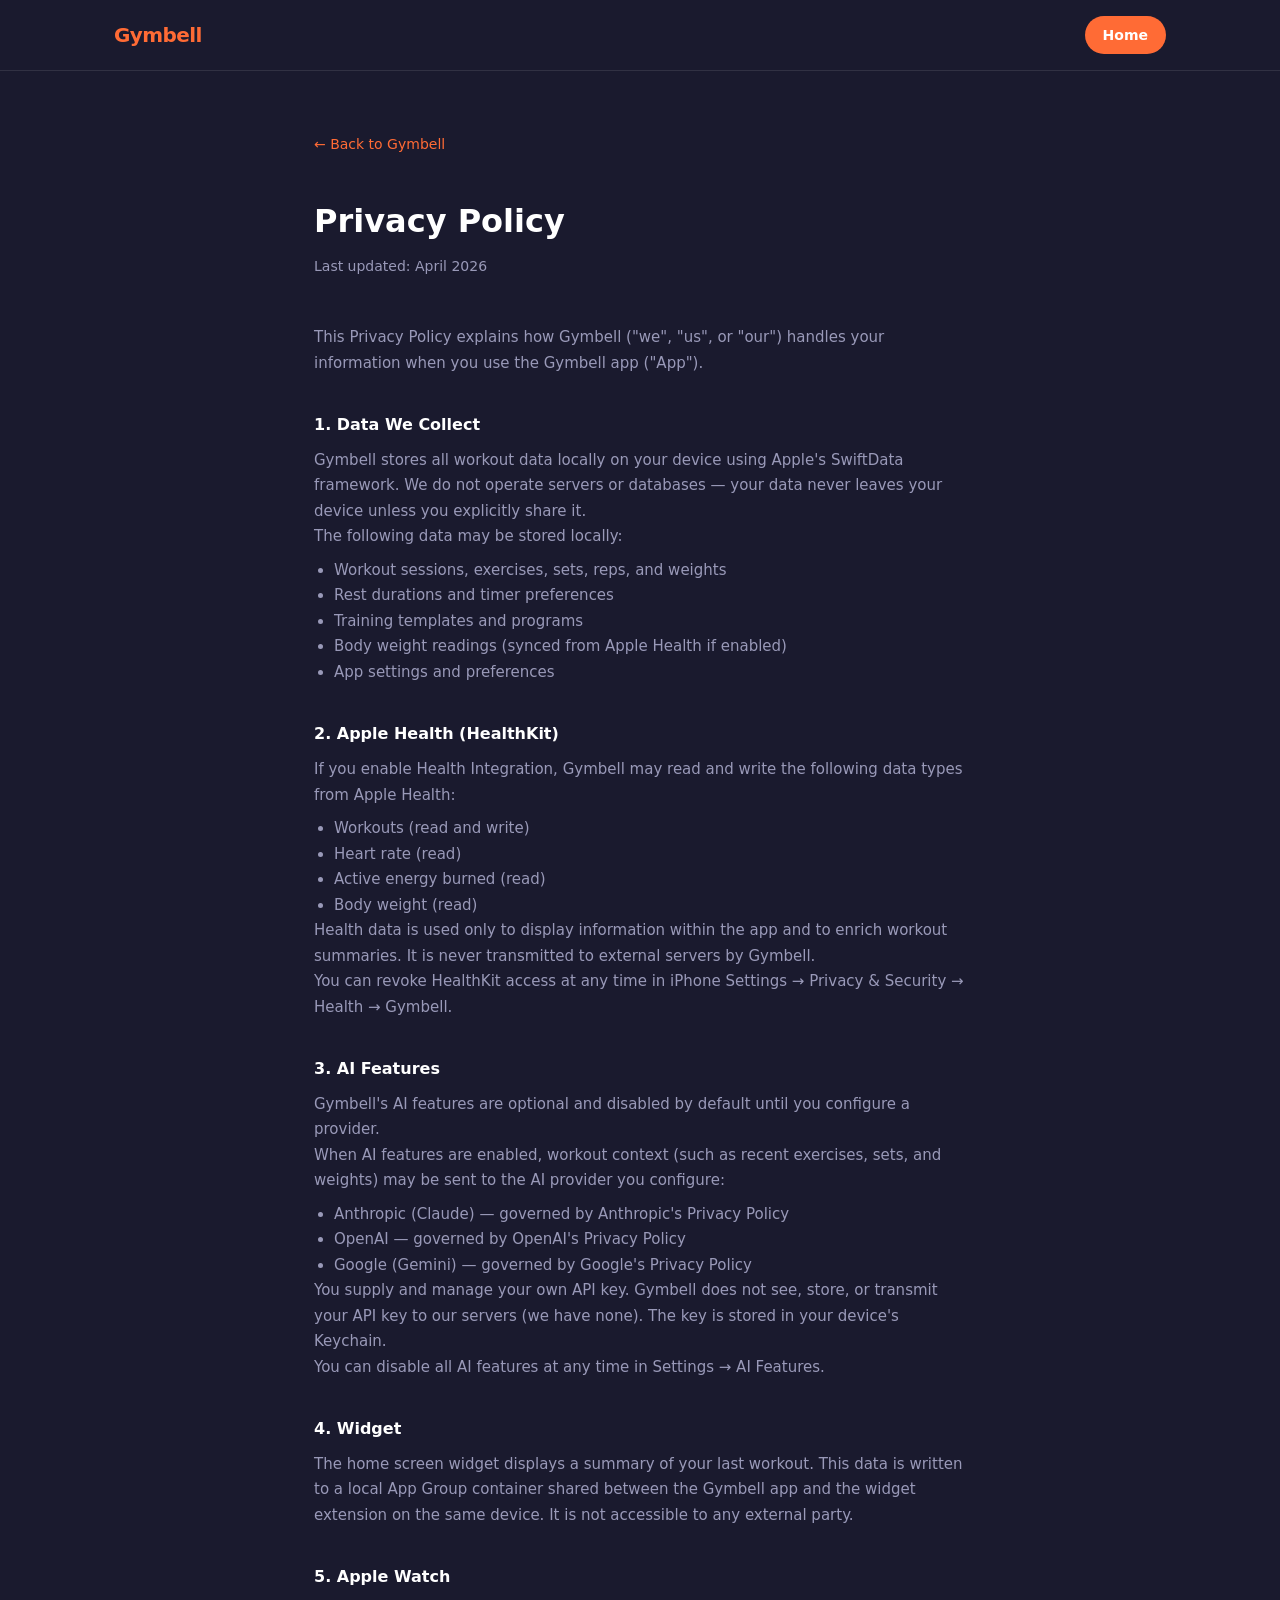
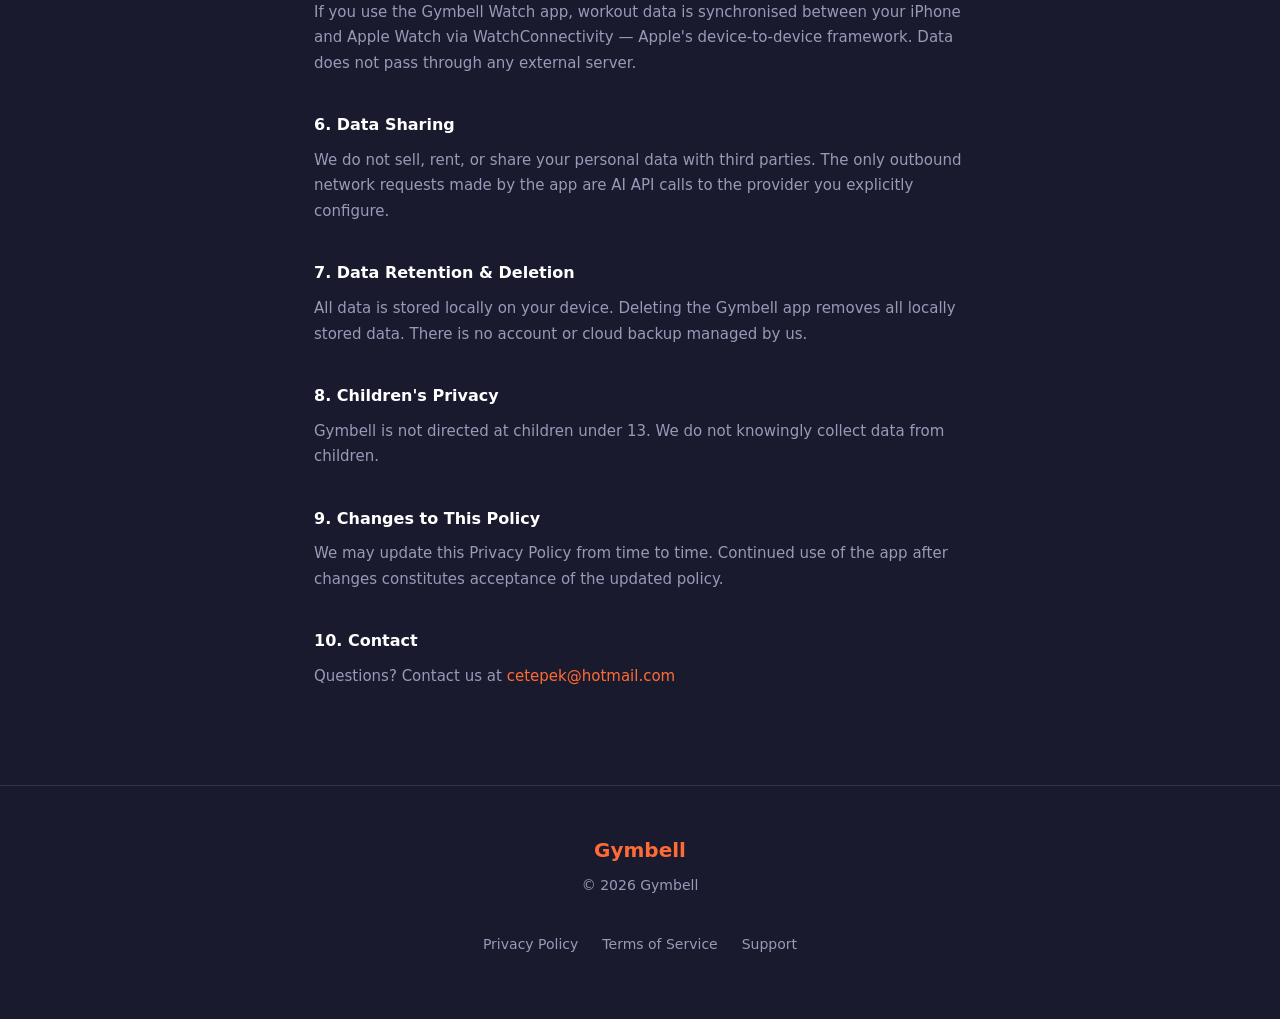
<file: privacy.html>
<!DOCTYPE html>
<html lang="en">
<head>
  <meta charset="UTF-8">
  <meta name="viewport" content="width=device-width, initial-scale=1">
  <title>Privacy Policy — Gymbell</title>
  <link rel="canonical" href="https://gymbell.fi/privacy.html">
  <meta name="description" content="Gymbell's privacy policy. Your workout data stays on your device and in your own iCloud. No servers, no accounts, no data harvesting.">
  <meta property="og:title" content="Privacy Policy — Gymbell">
  <meta property="og:description" content="Your workout data stays on your device and in your own iCloud. No servers, no accounts, no data harvesting.">
  <meta property="og:type" content="website">
  <meta property="og:url" content="https://gymbell.fi/privacy.html">
  <meta name="twitter:card" content="summary">
  <meta name="twitter:title" content="Privacy Policy — Gymbell">
  <meta name="twitter:description" content="Your workout data stays on your device and in your own iCloud. No servers, no accounts, no data harvesting.">
  <link rel="stylesheet" href="style.css">
</head>
<body>
  <header>
    <nav>
      <span class="logo">Gymbell</span>
      <a href="index.html" class="btn-nav">Home</a>
    </nav>
  </header>

  <div class="legal-page">
    <a href="index.html" class="legal-back">← Back to Gymbell</a>
    <h1>Privacy Policy</h1>
    <p class="updated">Last updated: April 2026</p>

    <div class="legal-section">
      <p>This Privacy Policy explains how Gymbell ("we", "us", or "our") handles your information when you use the Gymbell app ("App").</p>
    </div>

    <div class="legal-section">
      <h2>1. Data We Collect</h2>
      <p>Gymbell stores all workout data locally on your device using Apple's SwiftData framework. We do not operate servers or databases — your data never leaves your device unless you explicitly share it.</p>
      <p>The following data may be stored locally:</p>
      <ul>
        <li>Workout sessions, exercises, sets, reps, and weights</li>
        <li>Rest durations and timer preferences</li>
        <li>Training templates and programs</li>
        <li>Body weight readings (synced from Apple Health if enabled)</li>
        <li>App settings and preferences</li>
      </ul>
    </div>

    <div class="legal-section">
      <h2>2. Apple Health (HealthKit)</h2>
      <p>If you enable Health Integration, Gymbell may read and write the following data types from Apple Health:</p>
      <ul>
        <li>Workouts (read and write)</li>
        <li>Heart rate (read)</li>
        <li>Active energy burned (read)</li>
        <li>Body weight (read)</li>
      </ul>
      <p>Health data is used only to display information within the app and to enrich workout summaries. It is never transmitted to external servers by Gymbell.</p>
      <p>You can revoke HealthKit access at any time in iPhone Settings → Privacy &amp; Security → Health → Gymbell.</p>
    </div>

    <div class="legal-section">
      <h2>3. AI Features</h2>
      <p>Gymbell's AI features are optional and disabled by default until you configure a provider.</p>
      <p>When AI features are enabled, workout context (such as recent exercises, sets, and weights) may be sent to the AI provider you configure:</p>
      <ul>
        <li>Anthropic (Claude) — governed by Anthropic's Privacy Policy</li>
        <li>OpenAI — governed by OpenAI's Privacy Policy</li>
        <li>Google (Gemini) — governed by Google's Privacy Policy</li>
      </ul>
      <p>You supply and manage your own API key. Gymbell does not see, store, or transmit your API key to our servers (we have none). The key is stored in your device's Keychain.</p>
      <p>You can disable all AI features at any time in Settings → AI Features.</p>
    </div>

    <div class="legal-section">
      <h2>4. Widget</h2>
      <p>The home screen widget displays a summary of your last workout. This data is written to a local App Group container shared between the Gymbell app and the widget extension on the same device. It is not accessible to any external party.</p>
    </div>

    <div class="legal-section">
      <h2>5. Apple Watch</h2>
      <p>If you use the Gymbell Watch app, workout data is synchronised between your iPhone and Apple Watch via WatchConnectivity — Apple's device-to-device framework. Data does not pass through any external server.</p>
    </div>

    <div class="legal-section">
      <h2>6. Data Sharing</h2>
      <p>We do not sell, rent, or share your personal data with third parties. The only outbound network requests made by the app are AI API calls to the provider you explicitly configure.</p>
    </div>

    <div class="legal-section">
      <h2>7. Data Retention &amp; Deletion</h2>
      <p>All data is stored locally on your device. Deleting the Gymbell app removes all locally stored data. There is no account or cloud backup managed by us.</p>
    </div>

    <div class="legal-section">
      <h2>8. Children's Privacy</h2>
      <p>Gymbell is not directed at children under 13. We do not knowingly collect data from children.</p>
    </div>

    <div class="legal-section">
      <h2>9. Changes to This Policy</h2>
      <p>We may update this Privacy Policy from time to time. Continued use of the app after changes constitutes acceptance of the updated policy.</p>
    </div>

    <div class="legal-section">
      <h2>10. Contact</h2>
      <p>Questions? Contact us at <a href="mailto:cetepek@hotmail.com" style="color: #FF6B35;">cetepek@hotmail.com</a></p>
    </div>
  </div>

  <footer>
    <div class="container">
      <p class="footer-logo">Gymbell</p>
      <p class="footer-sub">© 2026 Gymbell</p>
      <nav class="footer-nav">
        <a href="privacy.html">Privacy Policy</a>
        <a href="terms.html">Terms of Service</a>
        <a href="mailto:cetepek@hotmail.com">Support</a>
      </nav>
    </div>
  </footer>
</body>
</html>
</file>
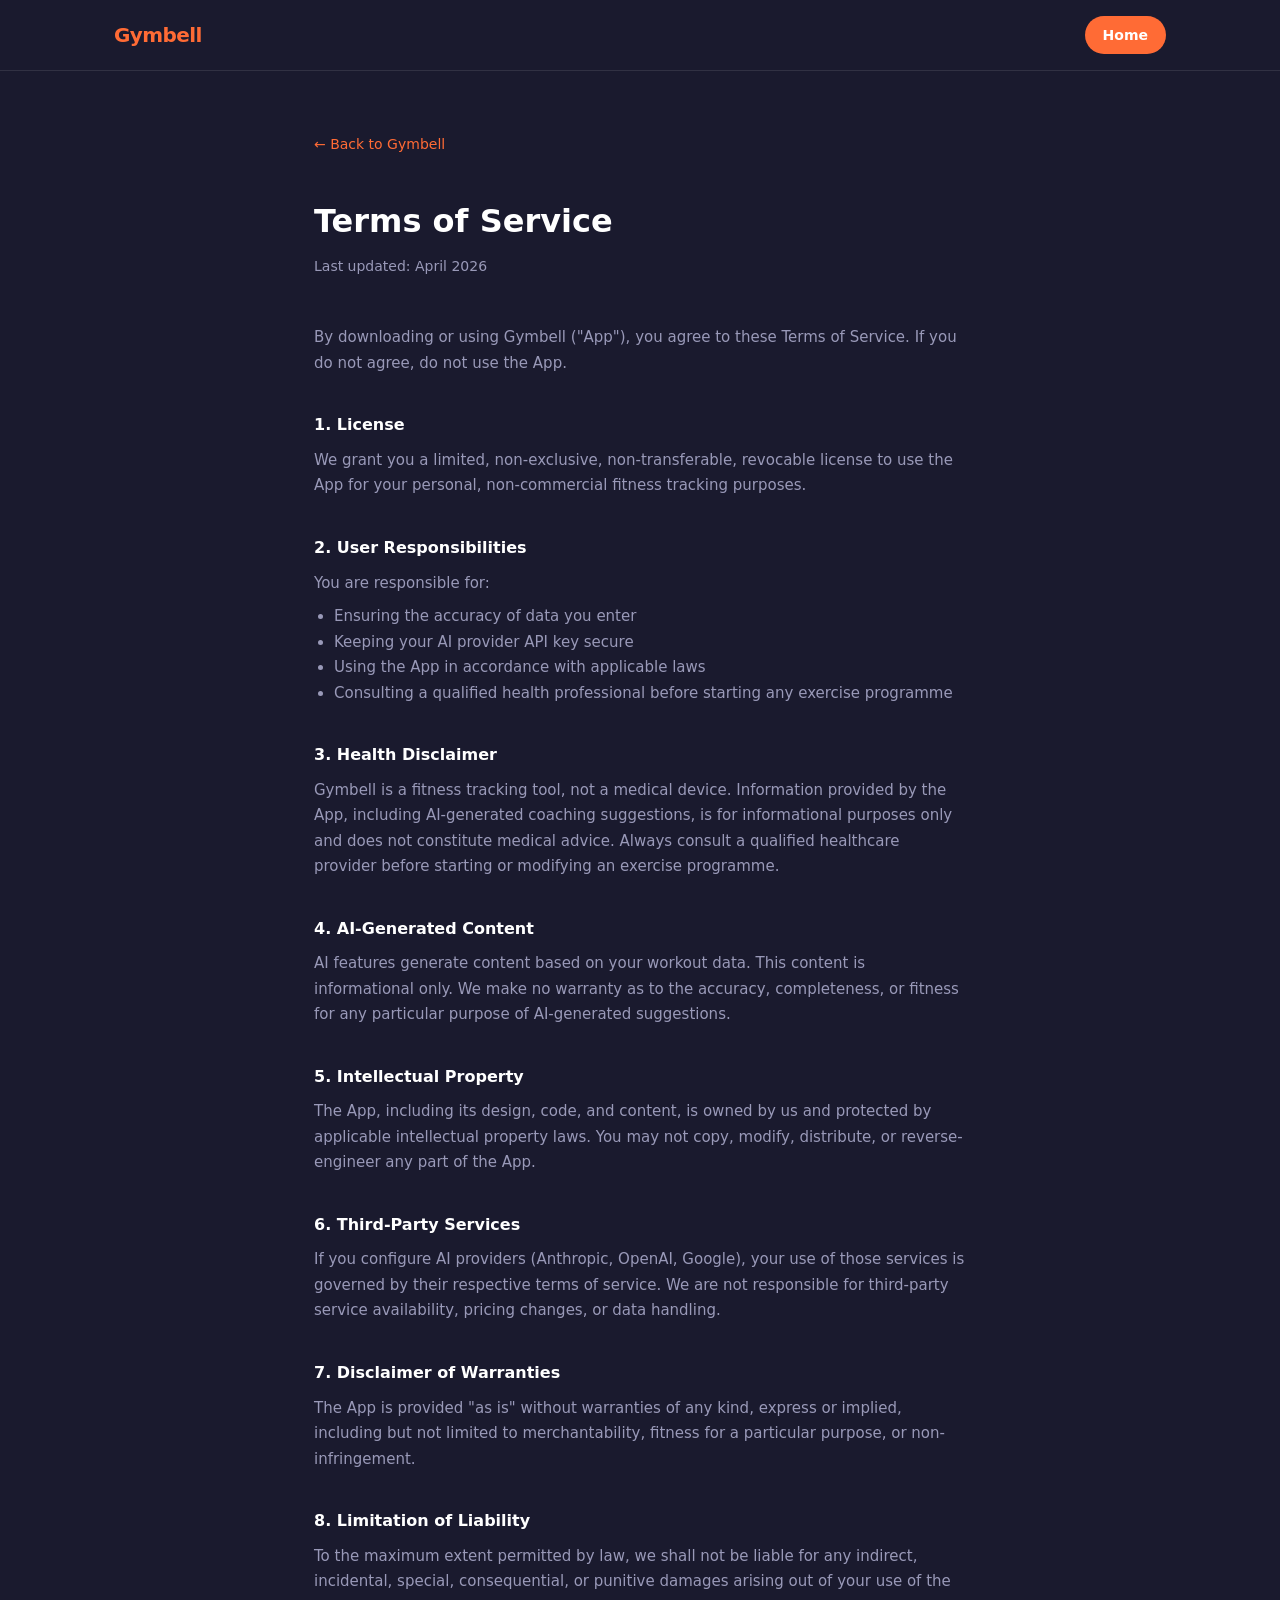
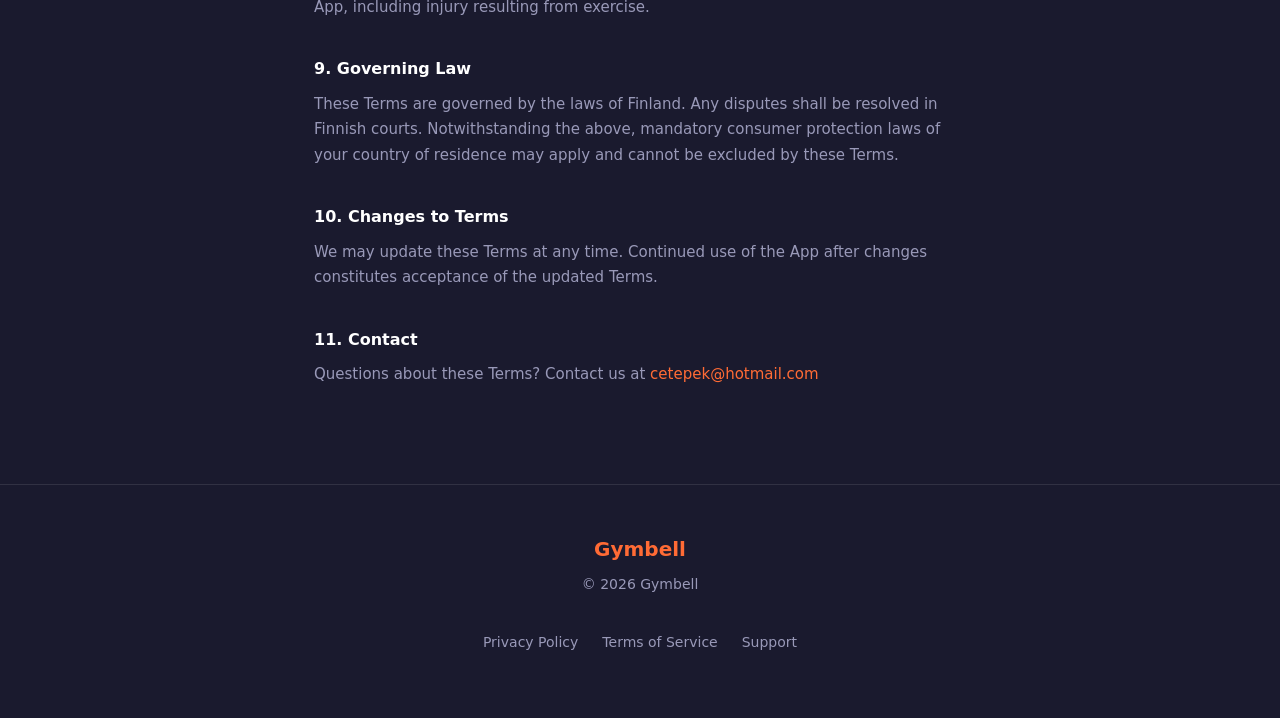
<file: terms.html>
<!DOCTYPE html>
<html lang="en">
<head>
  <meta charset="UTF-8">
  <meta name="viewport" content="width=device-width, initial-scale=1">
  <title>Terms of Service — Gymbell</title>
  <link rel="canonical" href="https://gymbell.fi/terms.html">
  <meta name="description" content="Gymbell terms of service. Read the terms governing your use of the Gymbell iOS and Apple Watch app.">
  <meta property="og:title" content="Terms of Service — Gymbell">
  <meta property="og:description" content="Terms governing your use of the Gymbell iOS and Apple Watch app.">
  <meta property="og:type" content="website">
  <meta property="og:url" content="https://gymbell.fi/terms.html">
  <meta name="twitter:card" content="summary">
  <meta name="twitter:title" content="Terms of Service — Gymbell">
  <meta name="twitter:description" content="Terms governing your use of the Gymbell iOS and Apple Watch app.">
  <link rel="stylesheet" href="style.css">
</head>
<body>
  <header>
    <nav>
      <span class="logo">Gymbell</span>
      <a href="index.html" class="btn-nav">Home</a>
    </nav>
  </header>

  <div class="legal-page">
    <a href="index.html" class="legal-back">← Back to Gymbell</a>
    <h1>Terms of Service</h1>
    <p class="updated">Last updated: April 2026</p>

    <div class="legal-section">
      <p>By downloading or using Gymbell ("App"), you agree to these Terms of Service. If you do not agree, do not use the App.</p>
    </div>

    <div class="legal-section">
      <h2>1. License</h2>
      <p>We grant you a limited, non-exclusive, non-transferable, revocable license to use the App for your personal, non-commercial fitness tracking purposes.</p>
    </div>

    <div class="legal-section">
      <h2>2. User Responsibilities</h2>
      <p>You are responsible for:</p>
      <ul>
        <li>Ensuring the accuracy of data you enter</li>
        <li>Keeping your AI provider API key secure</li>
        <li>Using the App in accordance with applicable laws</li>
        <li>Consulting a qualified health professional before starting any exercise programme</li>
      </ul>
    </div>

    <div class="legal-section">
      <h2>3. Health Disclaimer</h2>
      <p>Gymbell is a fitness tracking tool, not a medical device. Information provided by the App, including AI-generated coaching suggestions, is for informational purposes only and does not constitute medical advice. Always consult a qualified healthcare provider before starting or modifying an exercise programme.</p>
    </div>

    <div class="legal-section">
      <h2>4. AI-Generated Content</h2>
      <p>AI features generate content based on your workout data. This content is informational only. We make no warranty as to the accuracy, completeness, or fitness for any particular purpose of AI-generated suggestions.</p>
    </div>

    <div class="legal-section">
      <h2>5. Intellectual Property</h2>
      <p>The App, including its design, code, and content, is owned by us and protected by applicable intellectual property laws. You may not copy, modify, distribute, or reverse-engineer any part of the App.</p>
    </div>

    <div class="legal-section">
      <h2>6. Third-Party Services</h2>
      <p>If you configure AI providers (Anthropic, OpenAI, Google), your use of those services is governed by their respective terms of service. We are not responsible for third-party service availability, pricing changes, or data handling.</p>
    </div>

    <div class="legal-section">
      <h2>7. Disclaimer of Warranties</h2>
      <p>The App is provided "as is" without warranties of any kind, express or implied, including but not limited to merchantability, fitness for a particular purpose, or non-infringement.</p>
    </div>

    <div class="legal-section">
      <h2>8. Limitation of Liability</h2>
      <p>To the maximum extent permitted by law, we shall not be liable for any indirect, incidental, special, consequential, or punitive damages arising out of your use of the App, including injury resulting from exercise.</p>
    </div>

    <div class="legal-section">
      <h2>9. Governing Law</h2>
      <p>These Terms are governed by the laws of Finland. Any disputes shall be resolved in Finnish courts. Notwithstanding the above, mandatory consumer protection laws of your country of residence may apply and cannot be excluded by these Terms.</p>
    </div>

    <div class="legal-section">
      <h2>10. Changes to Terms</h2>
      <p>We may update these Terms at any time. Continued use of the App after changes constitutes acceptance of the updated Terms.</p>
    </div>

    <div class="legal-section">
      <h2>11. Contact</h2>
      <p>Questions about these Terms? Contact us at <a href="mailto:cetepek@hotmail.com" style="color: #FF6B35;">cetepek@hotmail.com</a></p>
    </div>
  </div>

  <footer>
    <div class="container">
      <p class="footer-logo">Gymbell</p>
      <p class="footer-sub">© 2026 Gymbell</p>
      <nav class="footer-nav">
        <a href="privacy.html">Privacy Policy</a>
        <a href="terms.html">Terms of Service</a>
        <a href="mailto:cetepek@hotmail.com">Support</a>
      </nav>
    </div>
  </footer>
</body>
</html>
</file>
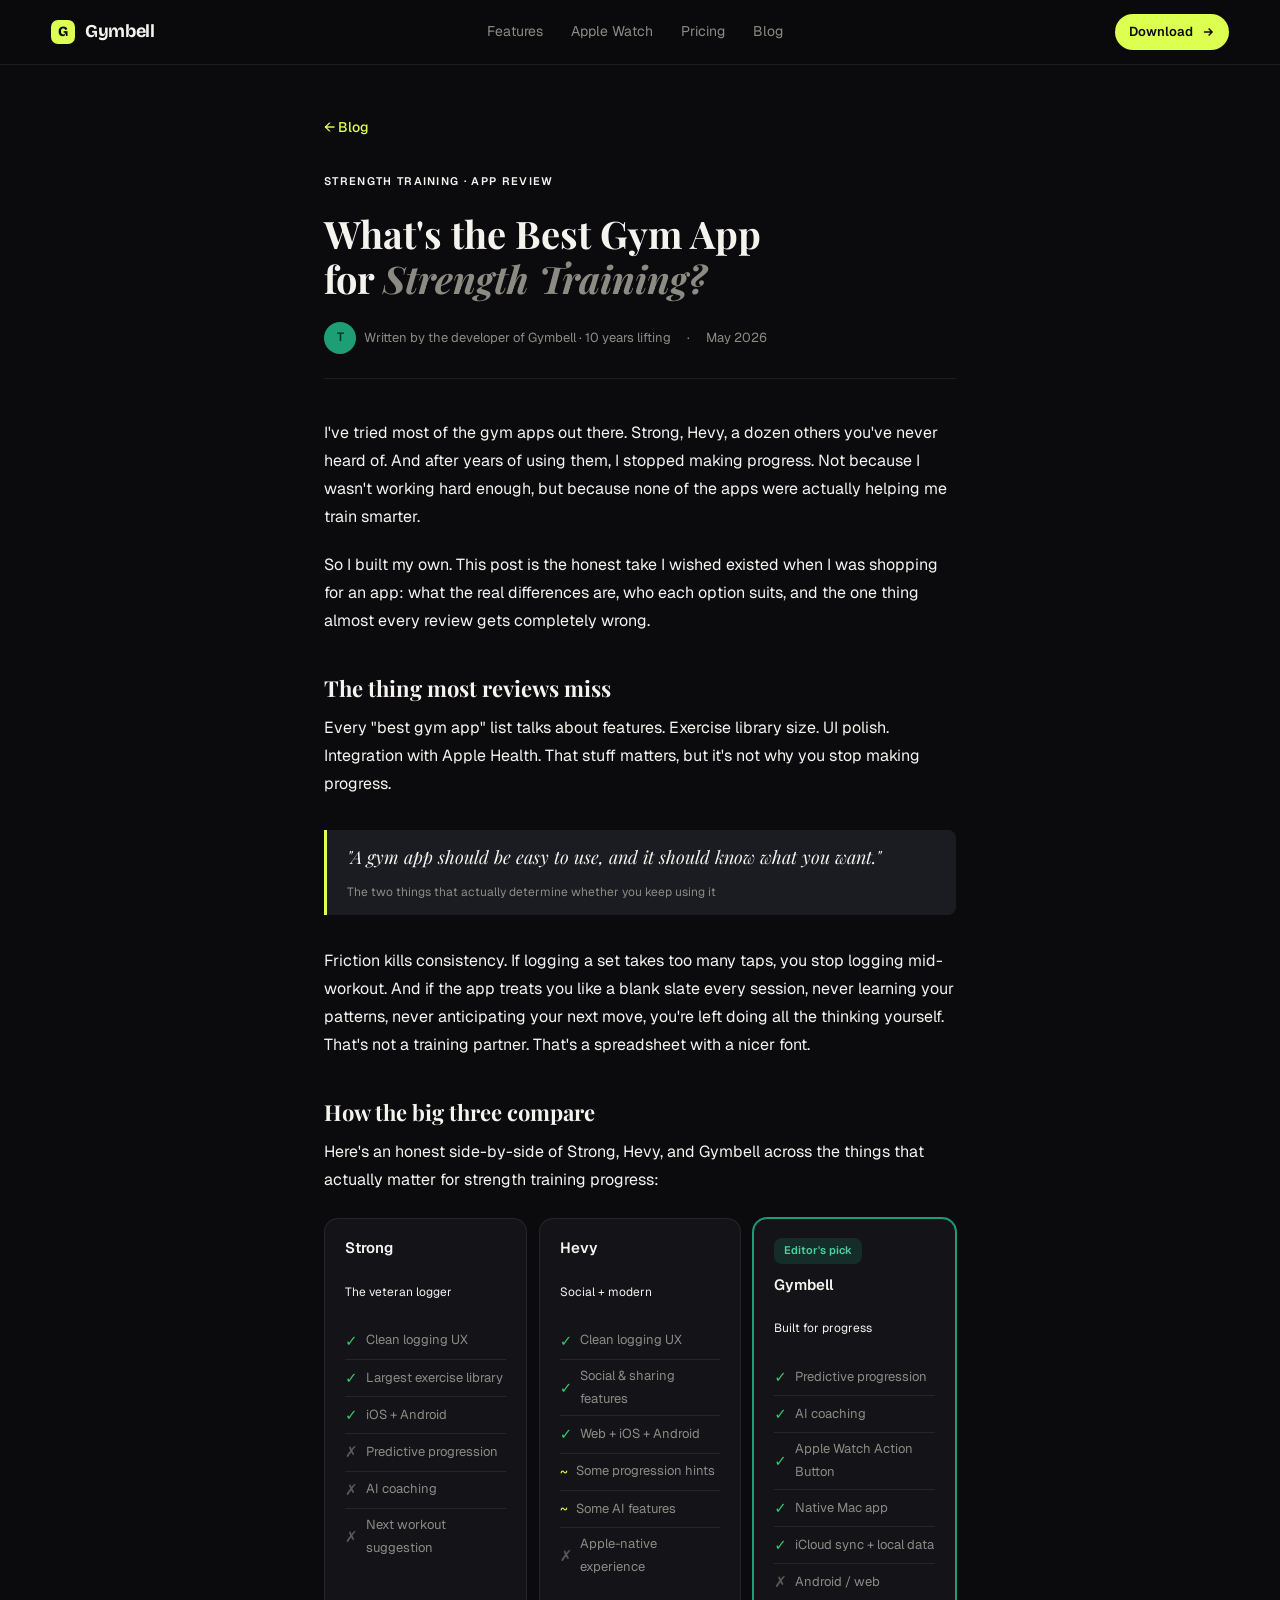
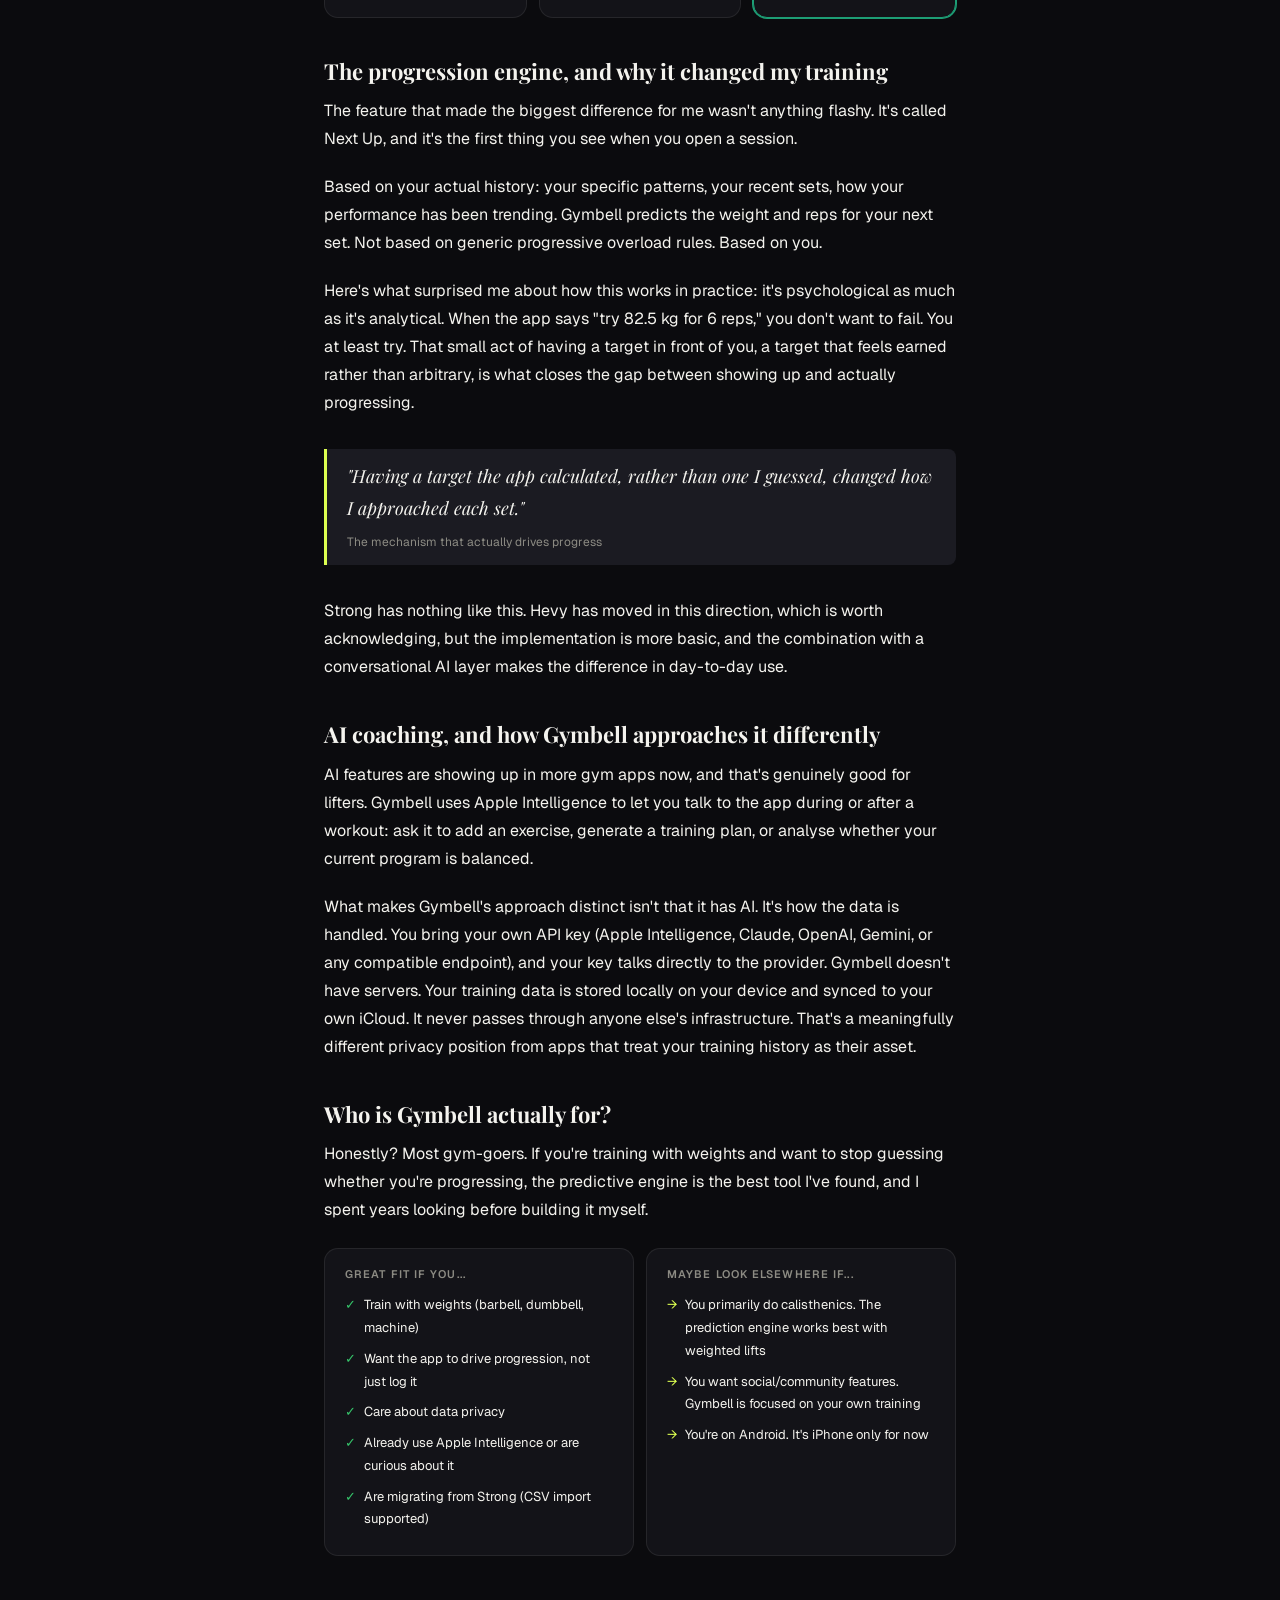
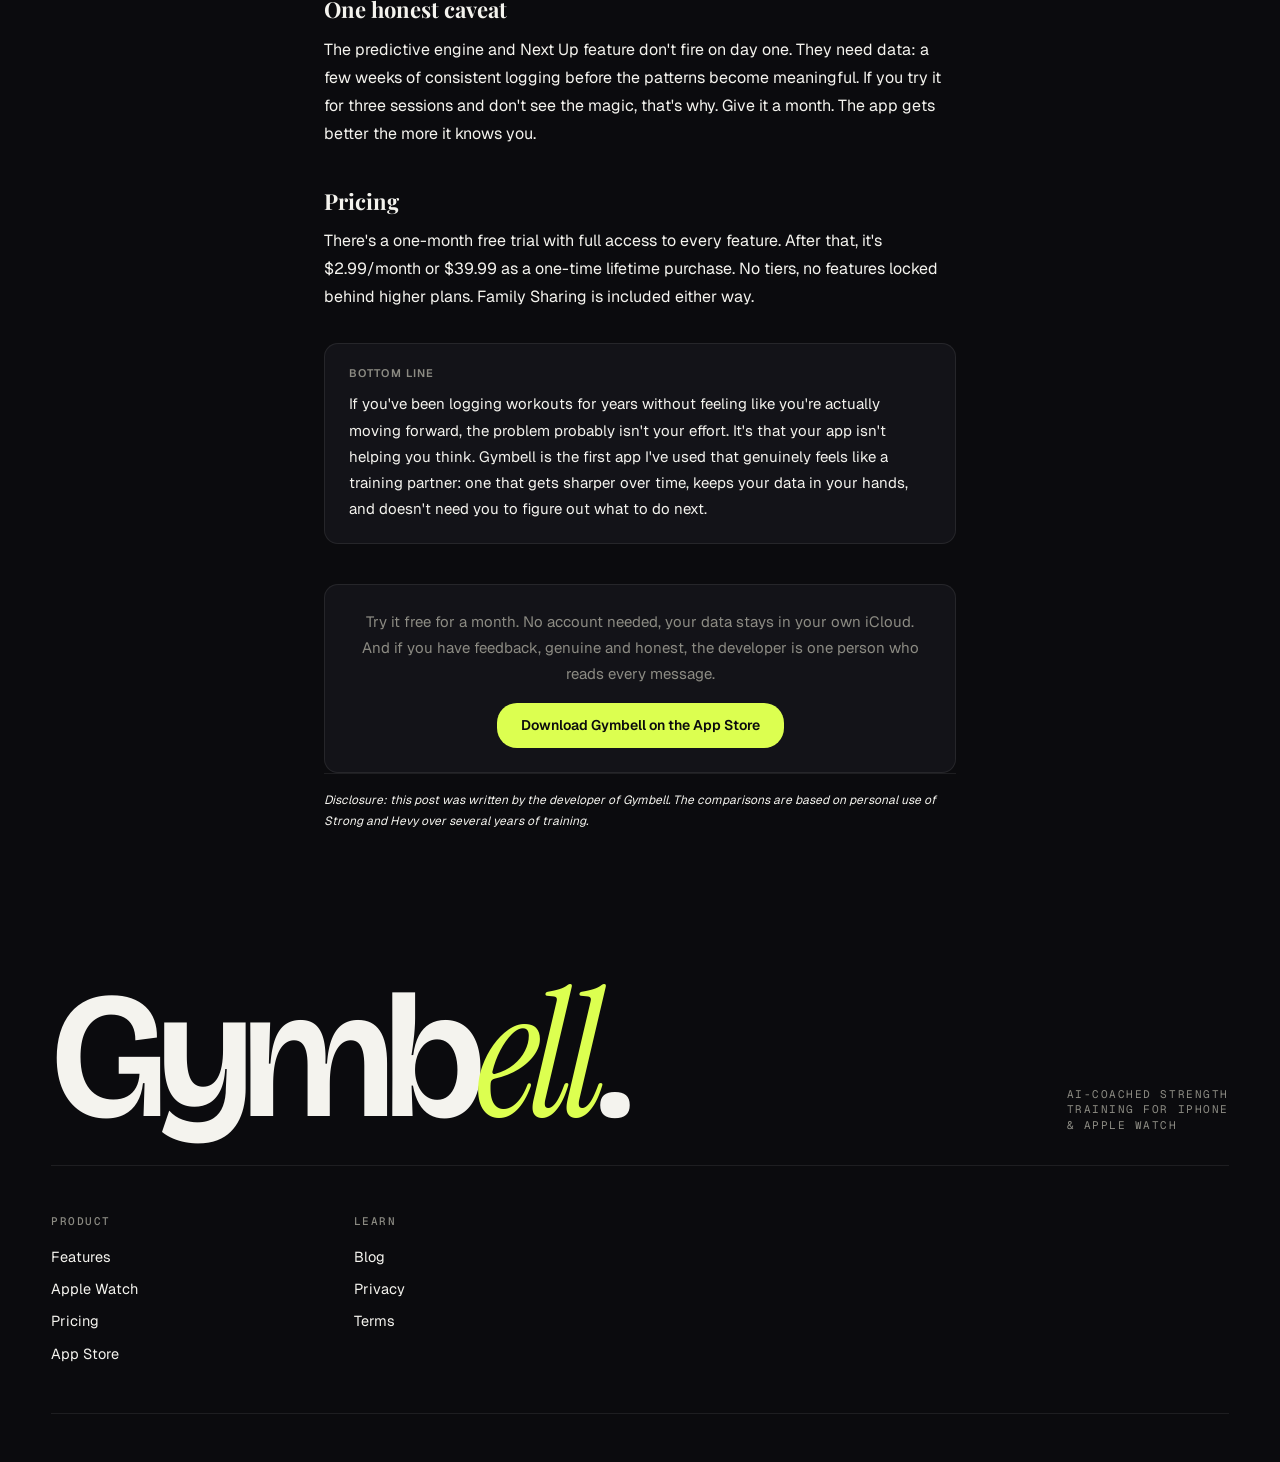
<file: blog/best-gym-app-strength-training.html>
<!doctype html>
<html lang="en">
<head>
  <meta charset="utf-8">
  <meta name="viewport" content="width=device-width, initial-scale=1">
  <title>What's the Best Gym App for Strength Training? | Gymbell Blog</title>
  <link rel="canonical" href="https://gymbell.fi/blog/best-gym-app-strength-training.html">
  <meta name="description" content="Tried Strong, Hevy, and more. Here's an honest comparison of the best gym apps for strength training in 2026, from someone who uses one daily.">
  <meta property="og:title" content="What's the Best Gym App for Strength Training?">
  <meta property="og:description" content="Tried Strong, Hevy, and more. An honest comparison of the best gym apps for strength training in 2026, from someone who uses one daily.">
  <meta property="og:type" content="article">
  <meta property="og:image" content="https://gymbell.fi/assets/IMG_8225.PNG">
  <meta property="og:url" content="https://gymbell.fi/blog/best-gym-app-strength-training.html">
  <meta name="twitter:card" content="summary_large_image">
  <meta name="twitter:title" content="What's the Best Gym App for Strength Training?">
  <meta name="twitter:description" content="Tried Strong, Hevy, and more. An honest comparison of the best gym apps for strength training in 2026, from someone who uses one daily.">
  <meta name="twitter:image" content="https://gymbell.fi/assets/IMG_8225.PNG">
  <link rel="preconnect" href="https://fonts.googleapis.com">
  <link rel="preconnect" href="https://fonts.gstatic.com" crossorigin>
  <link rel="stylesheet" href="https://fonts.googleapis.com/css2?family=Bricolage+Grotesque:opsz,wght@12..96,400;12..96,500;12..96,600;12..96,700&family=Geist:wght@300;400;500;600;700&family=Geist+Mono:wght@400;500;600&family=Instrument+Serif:ital@0;1&family=Playfair+Display:ital,wght@0,400;0,700;1,400&display=swap">
  <link rel="stylesheet" href="../styles.css">
  <style>
    .article-back {
      display: inline-block;
      font-size: 0.875rem;
      font-weight: 500;
      color: var(--accent);
      margin-bottom: 32px;
      text-decoration: none;
      transition: opacity 0.15s;
    }
    .article-back:hover { opacity: 0.7; }

    .blog {
      max-width: 680px;
      margin: 0 auto;
      padding: 48px 24px 80px;
      line-height: 1.75;
      font-size: 16px;
      font-family: var(--sans);
      color: var(--text);
    }

    .blog-label {
      font-size: 11px;
      font-weight: 600;
      letter-spacing: 0.12em;
      text-transform: uppercase;
      color: var(--accent);
      margin-bottom: 1rem;
    }

    .blog h1 {
      font-family: 'Playfair Display', Georgia, serif;
      font-size: clamp(26px, 5vw, 38px);
      font-weight: 700;
      line-height: 1.2;
      margin: 0 0 1.25rem;
      color: var(--text);
    }

    .blog h1 em {
      font-style: italic;
      color: var(--text-dim);
    }

    .blog-meta {
      font-size: 13px;
      color: var(--text-dim);
      display: flex;
      align-items: center;
      gap: 16px;
      margin-bottom: 2.5rem;
      padding-bottom: 1.5rem;
      border-bottom: 1px solid var(--line);
      flex-wrap: wrap;
    }

    .blog-meta .author {
      display: flex;
      align-items: center;
      gap: 8px;
    }

    .avatar {
      width: 32px;
      height: 32px;
      border-radius: 50%;
      background: #1D9E75;
      display: flex;
      align-items: center;
      justify-content: center;
      font-size: 12px;
      font-weight: 600;
      color: #04342C;
      flex-shrink: 0;
    }

    .blog h2 {
      font-family: 'Playfair Display', Georgia, serif;
      font-size: 22px;
      font-weight: 700;
      margin: 2.5rem 0 0.75rem;
      color: var(--text);
      line-height: 1.25;
    }

    .blog p {
      margin: 0 0 1.25rem;
      color: var(--text);
    }

    .pullquote {
      border-left: 3px solid var(--accent);
      padding: 0.75rem 1.25rem;
      margin: 2rem 0;
      background: var(--bg-3);
      border-radius: 0 8px 8px 0;
    }

    .pullquote p {
      font-family: 'Playfair Display', Georgia, serif;
      font-size: 18px;
      font-style: italic;
      margin: 0;
      color: var(--text);
    }

    .pullquote cite {
      display: block;
      font-style: normal;
      font-size: 12px;
      color: var(--text-dim);
      margin-top: 0.5rem;
    }

    .comparison-grid {
      display: grid;
      grid-template-columns: repeat(3, minmax(0, 1fr));
      gap: 12px;
      margin: 1.5rem 0 2rem;
    }

    .app-card {
      background: var(--bg-2);
      border: 1px solid var(--line);
      border-radius: 14px;
      padding: 1rem 1.25rem;
    }

    .app-card.featured {
      border-color: #1D9E75;
      box-shadow: 0 0 0 1px #1D9E75;
    }

    .app-badge {
      display: inline-block;
      font-size: 11px;
      font-weight: 600;
      padding: 3px 10px;
      border-radius: 8px;
      margin-bottom: 8px;
      background: rgba(29, 158, 117, 0.18);
      color: #4ecfa0;
    }

    .app-name {
      font-weight: 600;
      font-size: 15px;
      margin: 0 0 4px;
      color: var(--text);
    }

    .app-sub {
      font-size: 12px;
      color: var(--text-dim);
      margin: 0 0 12px;
    }

    .feature-row {
      display: flex;
      align-items: center;
      gap: 8px;
      font-size: 13px;
      padding: 5px 0;
      border-bottom: 1px solid var(--line);
      color: var(--text-dim);
    }

    .feature-row:last-child { border-bottom: none; }

    .feat-yes     { color: #36c56a; font-size: 15px; }
    .feat-partial { color: var(--accent); font-size: 15px; }
    .feat-no      { color: var(--text-faint); font-size: 15px; }

    .verdict-box {
      background: var(--bg-2);
      border-radius: 14px;
      padding: 1.25rem 1.5rem;
      margin: 2rem 0;
      border: 1px solid var(--line);
    }

    .verdict-box h3 {
      margin: 0 0 0.5rem;
      font-size: 11px;
      font-weight: 600;
      text-transform: uppercase;
      letter-spacing: 0.1em;
      color: var(--text-dim);
    }

    .verdict-box p { margin: 0; font-size: 15px; }

    .pro-con {
      display: grid;
      grid-template-columns: 1fr 1fr;
      gap: 12px;
      margin: 1.5rem 0;
    }

    .pc-col {
      background: var(--bg-2);
      border: 1px solid var(--line);
      border-radius: 14px;
      padding: 1rem 1.25rem;
    }

    .pc-col h4 {
      font-size: 11px;
      font-weight: 600;
      text-transform: uppercase;
      letter-spacing: 0.1em;
      margin: 0 0 10px;
      color: var(--text-dim);
    }

    .pc-item {
      display: flex;
      gap: 8px;
      font-size: 13px;
      margin-bottom: 8px;
      color: var(--text);
      align-items: flex-start;
    }

    .pc-dot-green { color: #36c56a; flex-shrink: 0; }
    .pc-dot-amber { color: var(--accent); flex-shrink: 0; }

    .cta-block {
      background: var(--bg-2);
      border-radius: 14px;
      padding: 1.5rem 2rem;
      margin: 2.5rem 0 0;
      text-align: center;
      border: 1px solid var(--line);
    }

    .cta-block p {
      margin: 0 0 1rem;
      font-size: 15px;
      color: var(--text-dim);
    }

    .cta-btn {
      display: inline-block;
      background: var(--accent);
      color: var(--accent-ink);
      font-family: var(--sans);
      font-size: 14px;
      font-weight: 600;
      padding: 10px 24px;
      border-radius: 20px;
      text-decoration: none;
      transition: opacity 0.15s;
    }

    .cta-btn:hover { opacity: 0.85; }

    .footnote {
      font-size: 12px;
      color: var(--text-faint);
      font-style: italic;
      margin-top: 2rem;
      padding-top: 1rem;
      border-top: 1px solid var(--line);
    }

    @media (max-width: 600px) {
      .comparison-grid,
      .pro-con { grid-template-columns: 1fr; }
    }
  </style>
</head>
<body>

<nav class="nav">
  <div class="nav-inner">
    <a class="brand" href="../index.html">
      <span class="brand-mark">G</span>
      <span>Gymbell</span>
    </a>
    <div class="nav-links">
      <a href="../index.html#features">Features</a>
      <a href="../index.html#watch">Apple Watch</a>
      <a href="../index.html#pricing">Pricing</a>
      <a href="../blog.html">Blog</a>
    </div>
    <a class="nav-cta" href="https://apps.apple.com/fi/app/gymbell/id6769465638?l=fi">
      Download
      <svg viewBox="0 0 24 24" fill="none" stroke="currentColor" stroke-width="2.5"><path d="M5 12h14M13 6l6 6-6 6"/></svg>
    </a>
  </div>
</nav>

<main>
  <article class="blog">
    <a class="article-back" href="../blog.html">← Blog</a>

    <p class="blog-label">Strength training · App review</p>
    <h1>What's the Best Gym App<br>for <em>Strength Training?</em></h1>

    <div class="blog-meta">
      <div class="author">
        <div class="avatar">T</div>
        <span>Written by the developer of Gymbell · 10 years lifting</span>
      </div>
      <span>·</span>
      <span>May 2026</span>
    </div>

    <p>I've tried most of the gym apps out there. Strong, Hevy, a dozen others you've never heard of. And after years of using them, I stopped making progress. Not because I wasn't working hard enough, but because none of the apps were actually helping me train smarter.</p>

    <p>So I built my own. This post is the honest take I wished existed when I was shopping for an app: what the real differences are, who each option suits, and the one thing almost every review gets completely wrong.</p>

    <h2>The thing most reviews miss</h2>

    <p>Every "best gym app" list talks about features. Exercise library size. UI polish. Integration with Apple Health. That stuff matters, but it's not why you stop making progress.</p>

    <div class="pullquote">
      <p>"A gym app should be easy to use, and it should know what you want."</p>
      <cite>The two things that actually determine whether you keep using it</cite>
    </div>

    <p>Friction kills consistency. If logging a set takes too many taps, you stop logging mid-workout. And if the app treats you like a blank slate every session, never learning your patterns, never anticipating your next move, you're left doing all the thinking yourself. That's not a training partner. That's a spreadsheet with a nicer font.</p>

    <h2>How the big three compare</h2>

    <p>Here's an honest side-by-side of Strong, Hevy, and Gymbell across the things that actually matter for strength training progress:</p>

    <div class="comparison-grid">
      <div class="app-card">
        <p class="app-name">Strong</p>
        <p class="app-sub">The veteran logger</p>
        <div class="feature-row"><span class="feat-yes">✓</span> Clean logging UX</div>
        <div class="feature-row"><span class="feat-yes">✓</span> Largest exercise library</div>
        <div class="feature-row"><span class="feat-yes">✓</span> iOS + Android</div>
        <div class="feature-row"><span class="feat-no">✗</span> Predictive progression</div>
        <div class="feature-row"><span class="feat-no">✗</span> AI coaching</div>
        <div class="feature-row"><span class="feat-no">✗</span> Next workout suggestion</div>
      </div>
      <div class="app-card">
        <p class="app-name">Hevy</p>
        <p class="app-sub">Social + modern</p>
        <div class="feature-row"><span class="feat-yes">✓</span> Clean logging UX</div>
        <div class="feature-row"><span class="feat-yes">✓</span> Social &amp; sharing features</div>
        <div class="feature-row"><span class="feat-yes">✓</span> Web + iOS + Android</div>
        <div class="feature-row"><span class="feat-partial">~</span> Some progression hints</div>
        <div class="feature-row"><span class="feat-partial">~</span> Some AI features</div>
        <div class="feature-row"><span class="feat-no">✗</span> Apple-native experience</div>
      </div>
      <div class="app-card featured">
        <span class="app-badge">Editor's pick</span>
        <p class="app-name">Gymbell</p>
        <p class="app-sub">Built for progress</p>
        <div class="feature-row"><span class="feat-yes">✓</span> Predictive progression</div>
        <div class="feature-row"><span class="feat-yes">✓</span> AI coaching</div>
        <div class="feature-row"><span class="feat-yes">✓</span> Apple Watch Action Button</div>
        <div class="feature-row"><span class="feat-yes">✓</span> Native Mac app</div>
        <div class="feature-row"><span class="feat-yes">✓</span> iCloud sync + local data</div>
        <div class="feature-row"><span class="feat-no">✗</span> Android / web</div>
      </div>
    </div>

    <h2>The progression engine, and why it changed my training</h2>

    <p>The feature that made the biggest difference for me wasn't anything flashy. It's called Next Up, and it's the first thing you see when you open a session.</p>

    <p>Based on your actual history: your specific patterns, your recent sets, how your performance has been trending. Gymbell predicts the weight and reps for your next set. Not based on generic progressive overload rules. Based on you.</p>

    <p>Here's what surprised me about how this works in practice: it's psychological as much as it's analytical. When the app says "try 82.5 kg for 6 reps," you don't want to fail. You at least try. That small act of having a target in front of you, a target that feels earned rather than arbitrary, is what closes the gap between showing up and actually progressing.</p>

    <div class="pullquote">
      <p>"Having a target the app calculated, rather than one I guessed, changed how I approached each set."</p>
      <cite>The mechanism that actually drives progress</cite>
    </div>

    <p>Strong has nothing like this. Hevy has moved in this direction, which is worth acknowledging, but the implementation is more basic, and the combination with a conversational AI layer makes the difference in day-to-day use.</p>

    <h2>AI coaching, and how Gymbell approaches it differently</h2>

    <p>AI features are showing up in more gym apps now, and that's genuinely good for lifters. Gymbell uses Apple Intelligence to let you talk to the app during or after a workout: ask it to add an exercise, generate a training plan, or analyse whether your current program is balanced.</p>

    <p>What makes Gymbell's approach distinct isn't that it has AI. It's how the data is handled. You bring your own API key (Apple Intelligence, Claude, OpenAI, Gemini, or any compatible endpoint), and your key talks directly to the provider. Gymbell doesn't have servers. Your training data is stored locally on your device and synced to your own iCloud. It never passes through anyone else's infrastructure. That's a meaningfully different privacy position from apps that treat your training history as their asset.</p>

    <h2>Who is Gymbell actually for?</h2>

    <p>Honestly? Most gym-goers. If you're training with weights and want to stop guessing whether you're progressing, the predictive engine is the best tool I've found, and I spent years looking before building it myself.</p>

    <div class="pro-con">
      <div class="pc-col">
        <h4>Great fit if you...</h4>
        <div class="pc-item"><span class="pc-dot-green">✓</span> Train with weights (barbell, dumbbell, machine)</div>
        <div class="pc-item"><span class="pc-dot-green">✓</span> Want the app to drive progression, not just log it</div>
        <div class="pc-item"><span class="pc-dot-green">✓</span> Care about data privacy</div>
        <div class="pc-item"><span class="pc-dot-green">✓</span> Already use Apple Intelligence or are curious about it</div>
        <div class="pc-item"><span class="pc-dot-green">✓</span> Are migrating from Strong (CSV import supported)</div>
      </div>
      <div class="pc-col">
        <h4>Maybe look elsewhere if...</h4>
        <div class="pc-item"><span class="pc-dot-amber">→</span> You primarily do calisthenics. The prediction engine works best with weighted lifts</div>
        <div class="pc-item"><span class="pc-dot-amber">→</span> You want social/community features. Gymbell is focused on your own training</div>
        <div class="pc-item"><span class="pc-dot-amber">→</span> You're on Android. It's iPhone only for now</div>
      </div>
    </div>

    <h2>One honest caveat</h2>

    <p>The predictive engine and Next Up feature don't fire on day one. They need data: a few weeks of consistent logging before the patterns become meaningful. If you try it for three sessions and don't see the magic, that's why. Give it a month. The app gets better the more it knows you.</p>

    <h2>Pricing</h2>

    <p>There's a one-month free trial with full access to every feature. After that, it's $2.99/month or $39.99 as a one-time lifetime purchase. No tiers, no features locked behind higher plans. Family Sharing is included either way.</p>

    <div class="verdict-box">
      <h3>Bottom line</h3>
      <p>If you've been logging workouts for years without feeling like you're actually moving forward, the problem probably isn't your effort. It's that your app isn't helping you think. Gymbell is the first app I've used that genuinely feels like a training partner: one that gets sharper over time, keeps your data in your hands, and doesn't need you to figure out what to do next.</p>
    </div>

    <div class="cta-block">
      <p>Try it free for a month. No account needed, your data stays in your own iCloud. And if you have feedback, genuine and honest, the developer is one person who reads every message.</p>
      <a class="cta-btn" href="https://apps.apple.com/fi/app/gymbell/id6769465638">Download Gymbell on the App Store</a>
    </div>

    <p class="footnote">Disclosure: this post was written by the developer of Gymbell. The comparisons are based on personal use of Strong and Hevy over several years of training.</p>
  </article>
</main>

<footer>
  <div class="foot-top">
    <div class="foot-mark">Gymb<em>ell</em>.</div>
    <div class="foot-tag">AI-coached strength<br>training for iPhone<br>&amp; Apple Watch</div>
  </div>
  <div class="foot-cols">
    <div class="foot-col">
      <h4>Product</h4>
      <ul>
        <li><a href="../index.html#features">Features</a></li>
        <li><a href="../index.html#watch">Apple Watch</a></li>
        <li><a href="../index.html#pricing">Pricing</a></li>
        <li><a href="https://apps.apple.com/fi/app/gymbell/id6769465638?l=fi">App Store</a></li>
      </ul>
    </div>
    <div class="foot-col">
      <h4>Learn</h4>
      <ul>
        <li><a href="../blog.html">Blog</a></li>
        <li><a href="../privacy.html">Privacy</a></li>
        <li><a href="../terms.html">Terms</a></li>
      </ul>
    </div>
  </div>
</footer>

<!-- Cloudflare Web Analytics --><script defer src='https://static.cloudflareinsights.com/beacon.min.js' data-cf-beacon='{"token": "7bed3edf57634fddba3722ec72dca71d"}'></script><!-- End Cloudflare Web Analytics -->
</body>
</html>
</file>
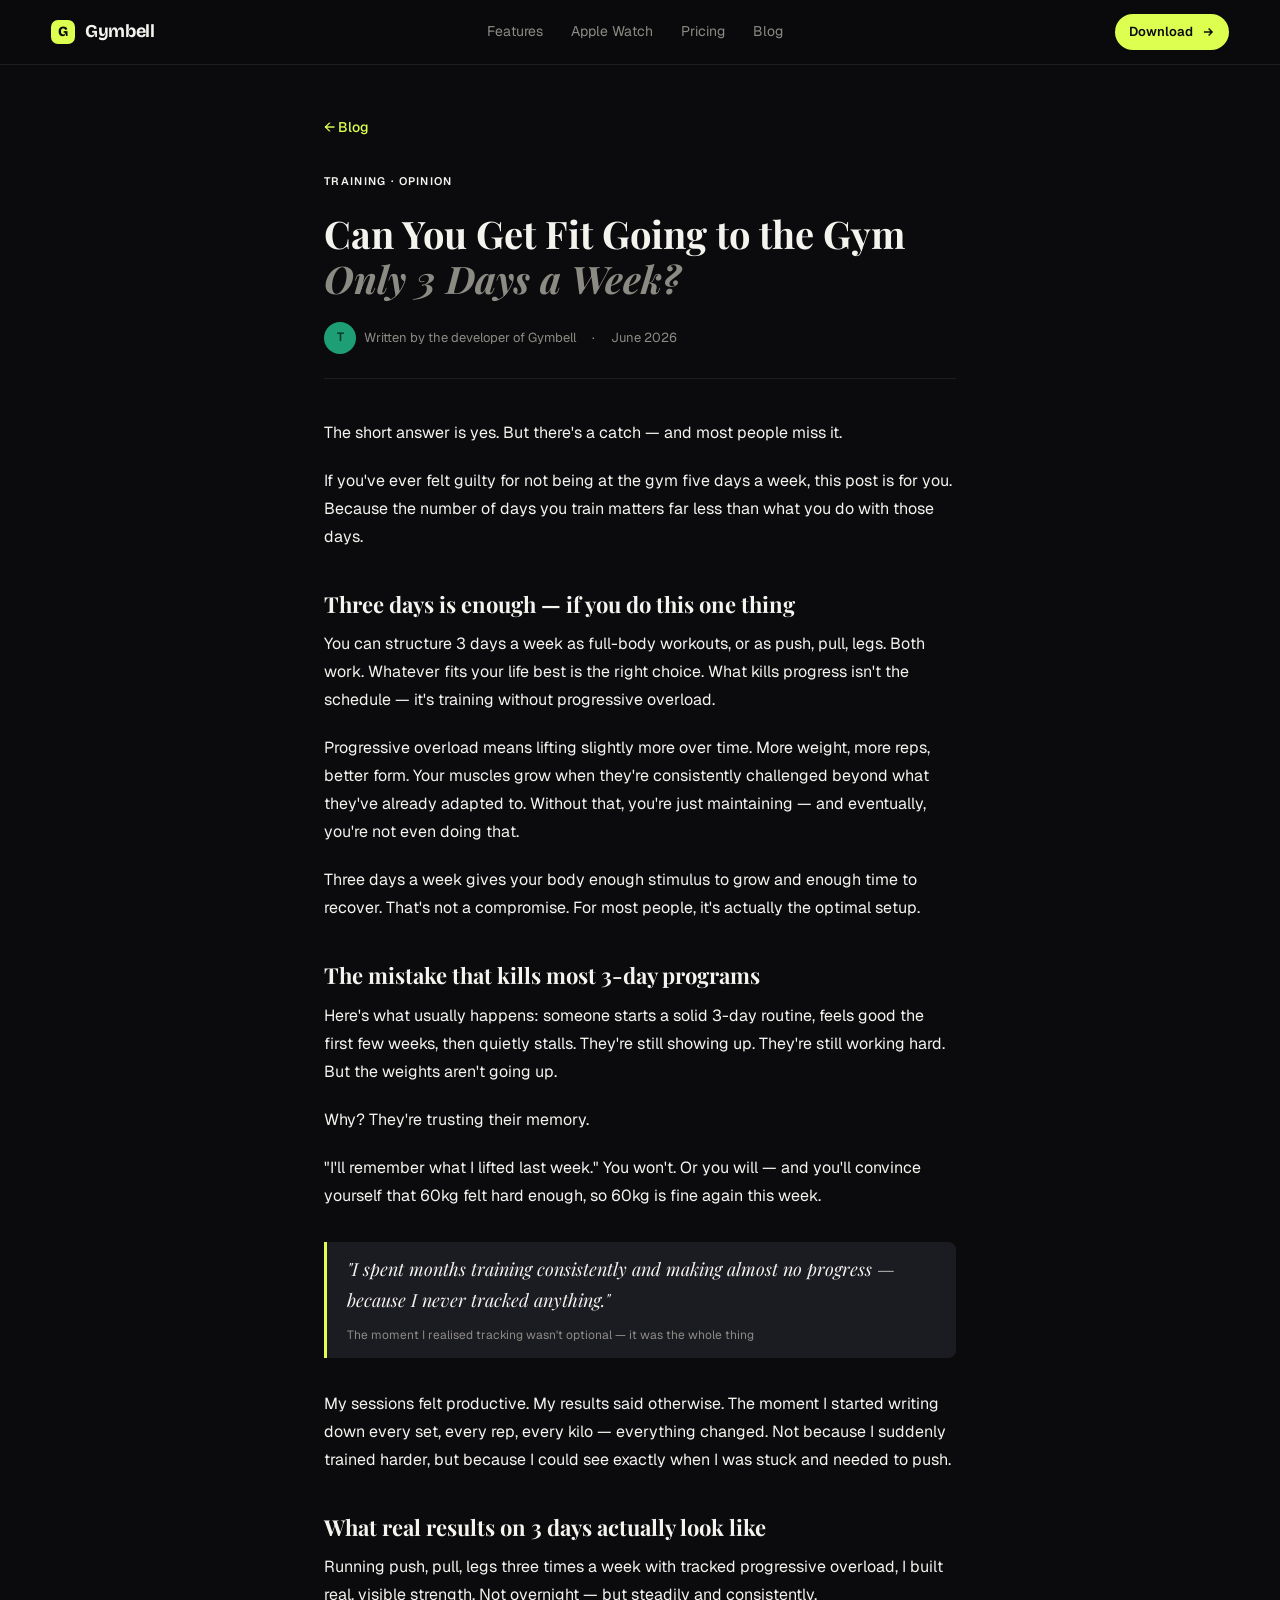
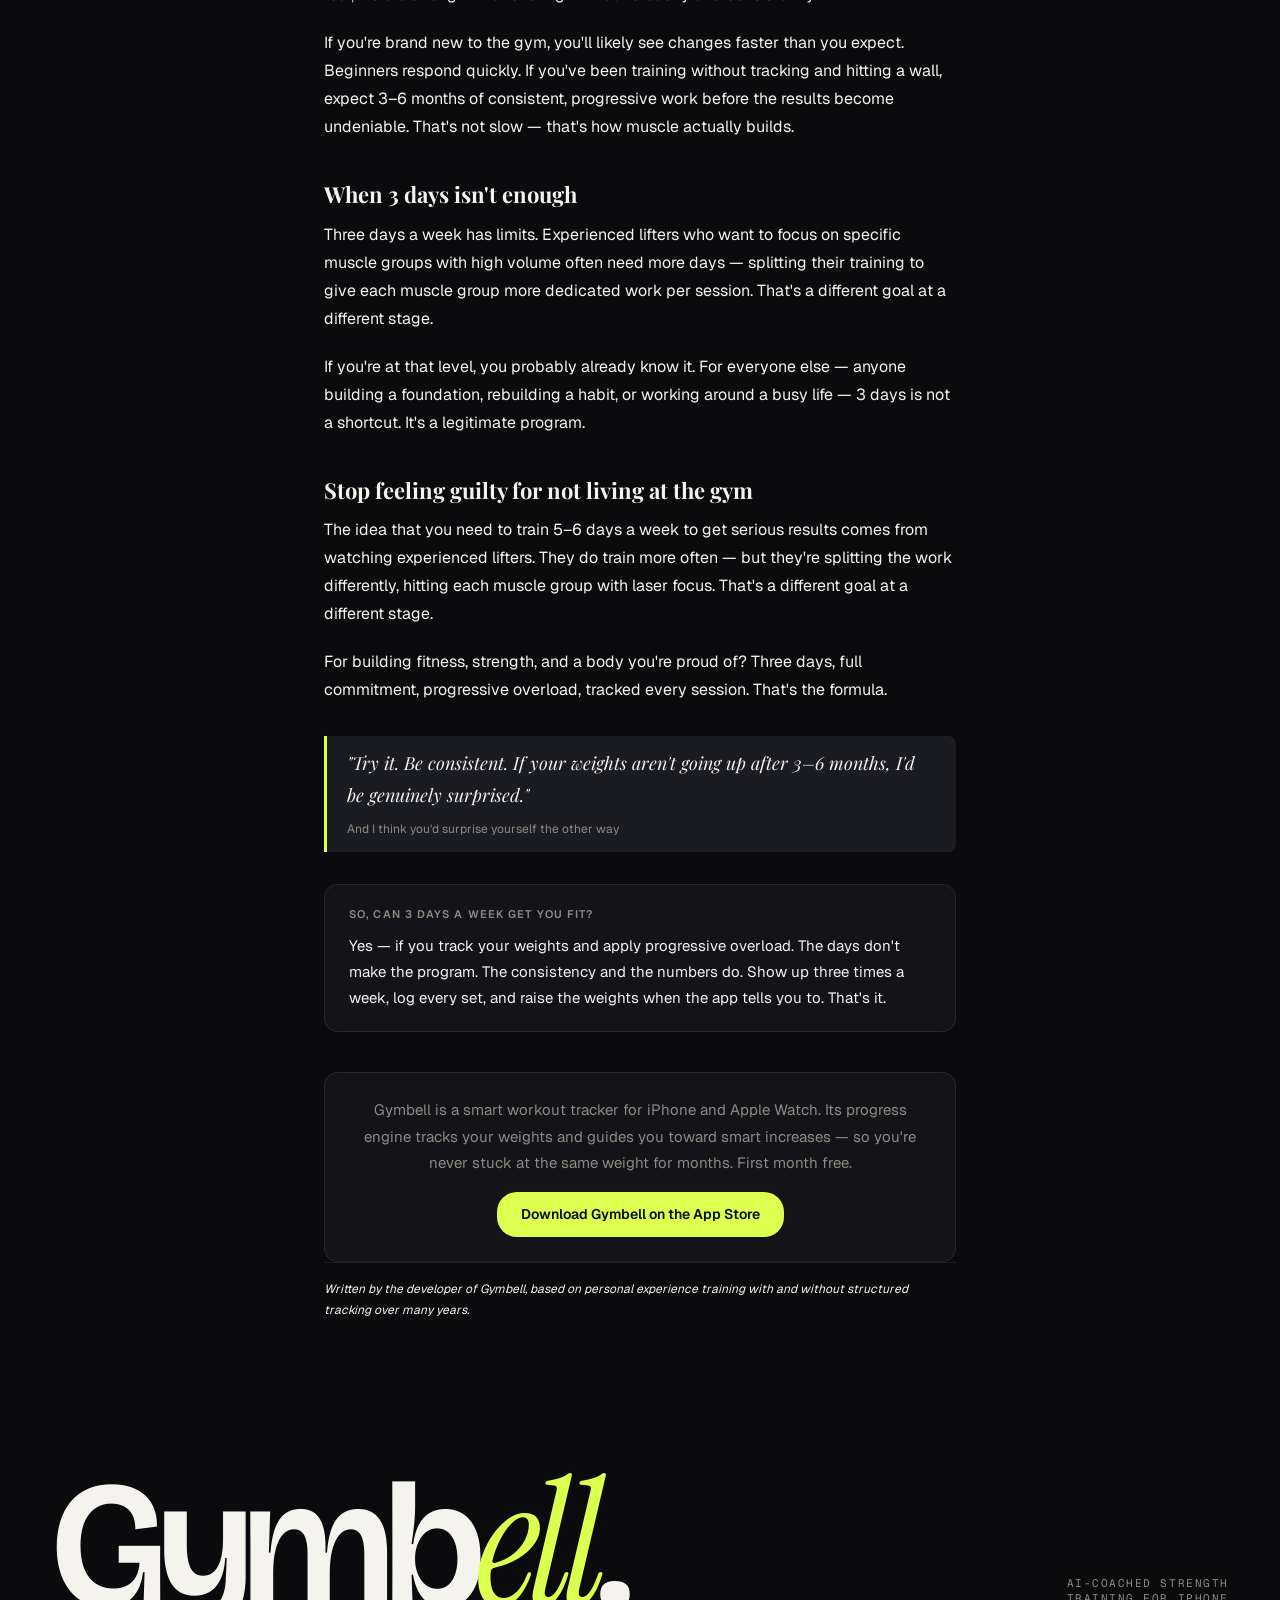
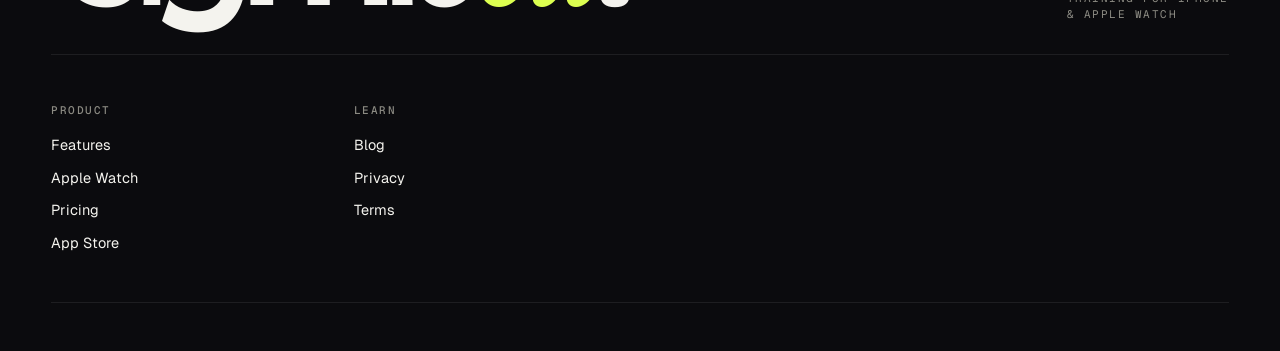
<file: blog/can-you-get-fit-3-days-a-week.html>
<!doctype html>
<html lang="en">
<head>
  <meta charset="utf-8">
  <meta name="viewport" content="width=device-width, initial-scale=1">
  <title>Can You Get Fit Going to the Gym Only 3 Days a Week? — Gymbell Blog</title>
  <link rel="canonical" href="https://gymbell.fi/blog/can-you-get-fit-3-days-a-week.html">
  <meta name="description" content="The number of days you train matters far less than what you do with those days. An honest take on 3-day training — from someone who learned the hard way.">
  <meta property="og:title" content="Can You Get Fit Going to the Gym Only 3 Days a Week?">
  <meta property="og:description" content="The number of days you train matters far less than what you do with those days.">
  <meta property="og:type" content="article">
  <meta property="og:image" content="https://gymbell.fi/assets/IMG_8225.PNG">
  <meta property="og:url" content="https://gymbell.fi/blog/can-you-get-fit-3-days-a-week.html">
  <meta name="twitter:card" content="summary_large_image">
  <meta name="twitter:title" content="Can You Get Fit Going to the Gym Only 3 Days a Week?">
  <meta name="twitter:description" content="The number of days you train matters far less than what you do with those days.">
  <meta name="twitter:image" content="https://gymbell.fi/assets/IMG_8225.PNG">
  <link rel="preconnect" href="https://fonts.googleapis.com">
  <link rel="preconnect" href="https://fonts.gstatic.com" crossorigin>
  <link rel="stylesheet" href="https://fonts.googleapis.com/css2?family=Bricolage+Grotesque:opsz,wght@12..96,400;12..96,500;12..96,600;12..96,700&family=Geist:wght@300;400;500;600;700&family=Geist+Mono:wght@400;500;600&family=Instrument+Serif:ital@0;1&family=Playfair+Display:ital,wght@0,400;0,700;1,400&display=swap">
  <link rel="stylesheet" href="../styles.css">
  <style>
    .article-back {
      display: inline-block;
      font-size: 0.875rem;
      font-weight: 500;
      color: var(--accent);
      margin-bottom: 32px;
      text-decoration: none;
      transition: opacity 0.15s;
    }
    .article-back:hover { opacity: 0.7; }

    .blog {
      max-width: 680px;
      margin: 0 auto;
      padding: 48px 24px 80px;
      line-height: 1.75;
      font-size: 16px;
      font-family: var(--sans);
      color: var(--text);
    }

    .blog-label {
      font-size: 11px;
      font-weight: 600;
      letter-spacing: 0.12em;
      text-transform: uppercase;
      color: var(--accent);
      margin-bottom: 1rem;
    }

    .blog h1 {
      font-family: 'Playfair Display', Georgia, serif;
      font-size: clamp(26px, 5vw, 38px);
      font-weight: 700;
      line-height: 1.2;
      margin: 0 0 1.25rem;
      color: var(--text);
    }

    .blog h1 em {
      font-style: italic;
      color: var(--text-dim);
    }

    .blog-meta {
      font-size: 13px;
      color: var(--text-dim);
      display: flex;
      align-items: center;
      gap: 16px;
      margin-bottom: 2.5rem;
      padding-bottom: 1.5rem;
      border-bottom: 1px solid var(--line);
      flex-wrap: wrap;
    }

    .blog-meta .author {
      display: flex;
      align-items: center;
      gap: 8px;
    }

    .avatar {
      width: 32px;
      height: 32px;
      border-radius: 50%;
      background: #1D9E75;
      display: flex;
      align-items: center;
      justify-content: center;
      font-size: 12px;
      font-weight: 600;
      color: #04342C;
      flex-shrink: 0;
    }

    .blog h2 {
      font-family: 'Playfair Display', Georgia, serif;
      font-size: 22px;
      font-weight: 700;
      margin: 2.5rem 0 0.75rem;
      color: var(--text);
      line-height: 1.25;
    }

    .blog p {
      margin: 0 0 1.25rem;
      color: var(--text);
    }

    .pullquote {
      border-left: 3px solid var(--accent);
      padding: 0.75rem 1.25rem;
      margin: 2rem 0;
      background: var(--bg-3);
      border-radius: 0 8px 8px 0;
    }

    .pullquote p {
      font-family: 'Playfair Display', Georgia, serif;
      font-size: 18px;
      font-style: italic;
      margin: 0;
      color: var(--text);
    }

    .pullquote cite {
      display: block;
      font-style: normal;
      font-size: 12px;
      color: var(--text-dim);
      margin-top: 0.5rem;
    }

    .verdict-box {
      background: var(--bg-2);
      border-radius: 14px;
      padding: 1.25rem 1.5rem;
      margin: 2rem 0;
      border: 1px solid var(--line);
    }

    .verdict-box h3 {
      margin: 0 0 0.5rem;
      font-size: 11px;
      font-weight: 600;
      text-transform: uppercase;
      letter-spacing: 0.1em;
      color: var(--text-dim);
    }

    .verdict-box p { margin: 0; font-size: 15px; }

    .cta-block {
      background: var(--bg-2);
      border-radius: 14px;
      padding: 1.5rem 2rem;
      margin: 2.5rem 0 0;
      text-align: center;
      border: 1px solid var(--line);
    }

    .cta-block p {
      margin: 0 0 1rem;
      font-size: 15px;
      color: var(--text-dim);
    }

    .cta-btn {
      display: inline-block;
      background: var(--accent);
      color: var(--accent-ink);
      font-family: var(--sans);
      font-size: 14px;
      font-weight: 600;
      padding: 10px 24px;
      border-radius: 20px;
      text-decoration: none;
      transition: opacity 0.15s;
    }

    .cta-btn:hover { opacity: 0.85; }

    .footnote {
      font-size: 12px;
      color: var(--text-faint);
      font-style: italic;
      margin-top: 2rem;
      padding-top: 1rem;
      border-top: 1px solid var(--line);
    }
  </style>
  <script type="application/ld+json">
  {
    "@context": "https://schema.org",
    "@type": "Article",
    "headline": "Can You Get Fit Going to the Gym Only 3 Days a Week?",
    "description": "The number of days you train matters far less than what you do with those days. An honest take on 3-day training — from someone who learned the hard way.",
    "datePublished": "2026-06-21",
    "dateModified": "2026-06-21",
    "author": {
      "@type": "Person",
      "name": "Teemu Pekkanen",
      "description": "Developer of Gymbell · 10 years lifting"
    },
    "publisher": {
      "@type": "Organization",
      "name": "Gymbell",
      "url": "https://gymbell.fi"
    },
    "url": "https://gymbell.fi/blog/can-you-get-fit-3-days-a-week.html",
    "mainEntityOfPage": "https://gymbell.fi/blog/can-you-get-fit-3-days-a-week.html"
  }
  </script>
</head>
<body>

<nav class="nav">
  <div class="nav-inner">
    <a class="brand" href="../index.html">
      <span class="brand-mark">G</span>
      <span>Gymbell</span>
    </a>
    <div class="nav-links">
      <a href="../index.html#features">Features</a>
      <a href="../index.html#watch">Apple Watch</a>
      <a href="../index.html#pricing">Pricing</a>
      <a href="../blog.html">Blog</a>
    </div>
    <a class="nav-cta" href="https://apps.apple.com/fi/app/gymbell/id6769465638?l=fi">
      Download
      <svg viewBox="0 0 24 24" fill="none" stroke="currentColor" stroke-width="2.5"><path d="M5 12h14M13 6l6 6-6 6"/></svg>
    </a>
  </div>
</nav>

<main>
  <article class="blog">
    <a class="article-back" href="../blog.html">← Blog</a>

    <p class="blog-label">Training · Opinion</p>
    <h1>Can You Get Fit Going to the Gym<br><em>Only 3 Days a Week?</em></h1>

    <div class="blog-meta">
      <div class="author">
        <div class="avatar">T</div>
        <span>Written by the developer of Gymbell</span>
      </div>
      <span>·</span>
      <span>June 2026</span>
    </div>

    <p>The short answer is yes. But there's a catch — and most people miss it.</p>

    <p>If you've ever felt guilty for not being at the gym five days a week, this post is for you. Because the number of days you train matters far less than what you do with those days.</p>

    <h2>Three days is enough — if you do this one thing</h2>

    <p>You can structure 3 days a week as full-body workouts, or as push, pull, legs. Both work. Whatever fits your life best is the right choice. What kills progress isn't the schedule — it's training without progressive overload.</p>

    <p>Progressive overload means lifting slightly more over time. More weight, more reps, better form. Your muscles grow when they're consistently challenged beyond what they've already adapted to. Without that, you're just maintaining — and eventually, you're not even doing that.</p>

    <p>Three days a week gives your body enough stimulus to grow and enough time to recover. That's not a compromise. For most people, it's actually the optimal setup.</p>

    <h2>The mistake that kills most 3-day programs</h2>

    <p>Here's what usually happens: someone starts a solid 3-day routine, feels good the first few weeks, then quietly stalls. They're still showing up. They're still working hard. But the weights aren't going up.</p>

    <p>Why? They're trusting their memory.</p>

    <p>"I'll remember what I lifted last week." You won't. Or you will — and you'll convince yourself that 60kg felt hard enough, so 60kg is fine again this week.</p>

    <div class="pullquote">
      <p>"I spent months training consistently and making almost no progress — because I never tracked anything."</p>
      <cite>The moment I realised tracking wasn't optional — it was the whole thing</cite>
    </div>

    <p>My sessions felt productive. My results said otherwise. The moment I started writing down every set, every rep, every kilo — everything changed. Not because I suddenly trained harder, but because I could see exactly when I was stuck and needed to push.</p>

    <h2>What real results on 3 days actually look like</h2>

    <p>Running push, pull, legs three times a week with tracked progressive overload, I built real, visible strength. Not overnight — but steadily and consistently.</p>

    <p>If you're brand new to the gym, you'll likely see changes faster than you expect. Beginners respond quickly. If you've been training without tracking and hitting a wall, expect 3–6 months of consistent, progressive work before the results become undeniable. That's not slow — that's how muscle actually builds.</p>

    <h2>When 3 days isn't enough</h2>

    <p>Three days a week has limits. Experienced lifters who want to focus on specific muscle groups with high volume often need more days — splitting their training to give each muscle group more dedicated work per session. That's a different goal at a different stage.</p>

    <p>If you're at that level, you probably already know it. For everyone else — anyone building a foundation, rebuilding a habit, or working around a busy life — 3 days is not a shortcut. It's a legitimate program.</p>

    <h2>Stop feeling guilty for not living at the gym</h2>

    <p>The idea that you need to train 5–6 days a week to get serious results comes from watching experienced lifters. They do train more often — but they're splitting the work differently, hitting each muscle group with laser focus. That's a different goal at a different stage.</p>

    <p>For building fitness, strength, and a body you're proud of? Three days, full commitment, progressive overload, tracked every session. That's the formula.</p>

    <div class="pullquote">
      <p>"Try it. Be consistent. If your weights aren't going up after 3–6 months, I'd be genuinely surprised."</p>
      <cite>And I think you'd surprise yourself the other way</cite>
    </div>

    <div class="verdict-box">
      <h3>So, can 3 days a week get you fit?</h3>
      <p>Yes — if you track your weights and apply progressive overload. The days don't make the program. The consistency and the numbers do. Show up three times a week, log every set, and raise the weights when the app tells you to. That's it.</p>
    </div>

    <div class="cta-block">
      <p>Gymbell is a smart workout tracker for iPhone and Apple Watch. Its progress engine tracks your weights and guides you toward smart increases — so you're never stuck at the same weight for months. First month free.</p>
      <a class="cta-btn" href="https://apps.apple.com/fi/app/gymbell/id6769465638">Download Gymbell on the App Store</a>
    </div>

    <p class="footnote">Written by the developer of Gymbell, based on personal experience training with and without structured tracking over many years.</p>
  </article>
</main>

<footer>
  <div class="foot-top">
    <div class="foot-mark">Gymb<em>ell</em>.</div>
    <div class="foot-tag">AI-coached strength<br>training for iPhone<br>&amp; Apple Watch</div>
  </div>
  <div class="foot-cols">
    <div class="foot-col">
      <h4>Product</h4>
      <ul>
        <li><a href="../index.html#features">Features</a></li>
        <li><a href="../index.html#watch">Apple Watch</a></li>
        <li><a href="../index.html#pricing">Pricing</a></li>
        <li><a href="https://apps.apple.com/fi/app/gymbell/id6769465638?l=fi">App Store</a></li>
      </ul>
    </div>
    <div class="foot-col">
      <h4>Learn</h4>
      <ul>
        <li><a href="../blog.html">Blog</a></li>
        <li><a href="../privacy.html">Privacy</a></li>
        <li><a href="../terms.html">Terms</a></li>
      </ul>
    </div>
  </div>
</footer>

<!-- Cloudflare Web Analytics --><script defer src='https://static.cloudflareinsights.com/beacon.min.js' data-cf-beacon='{"token": "7bed3edf57634fddba3722ec72dca71d"}'></script><!-- End Cloudflare Web Analytics -->
</body>
</html>
</file>
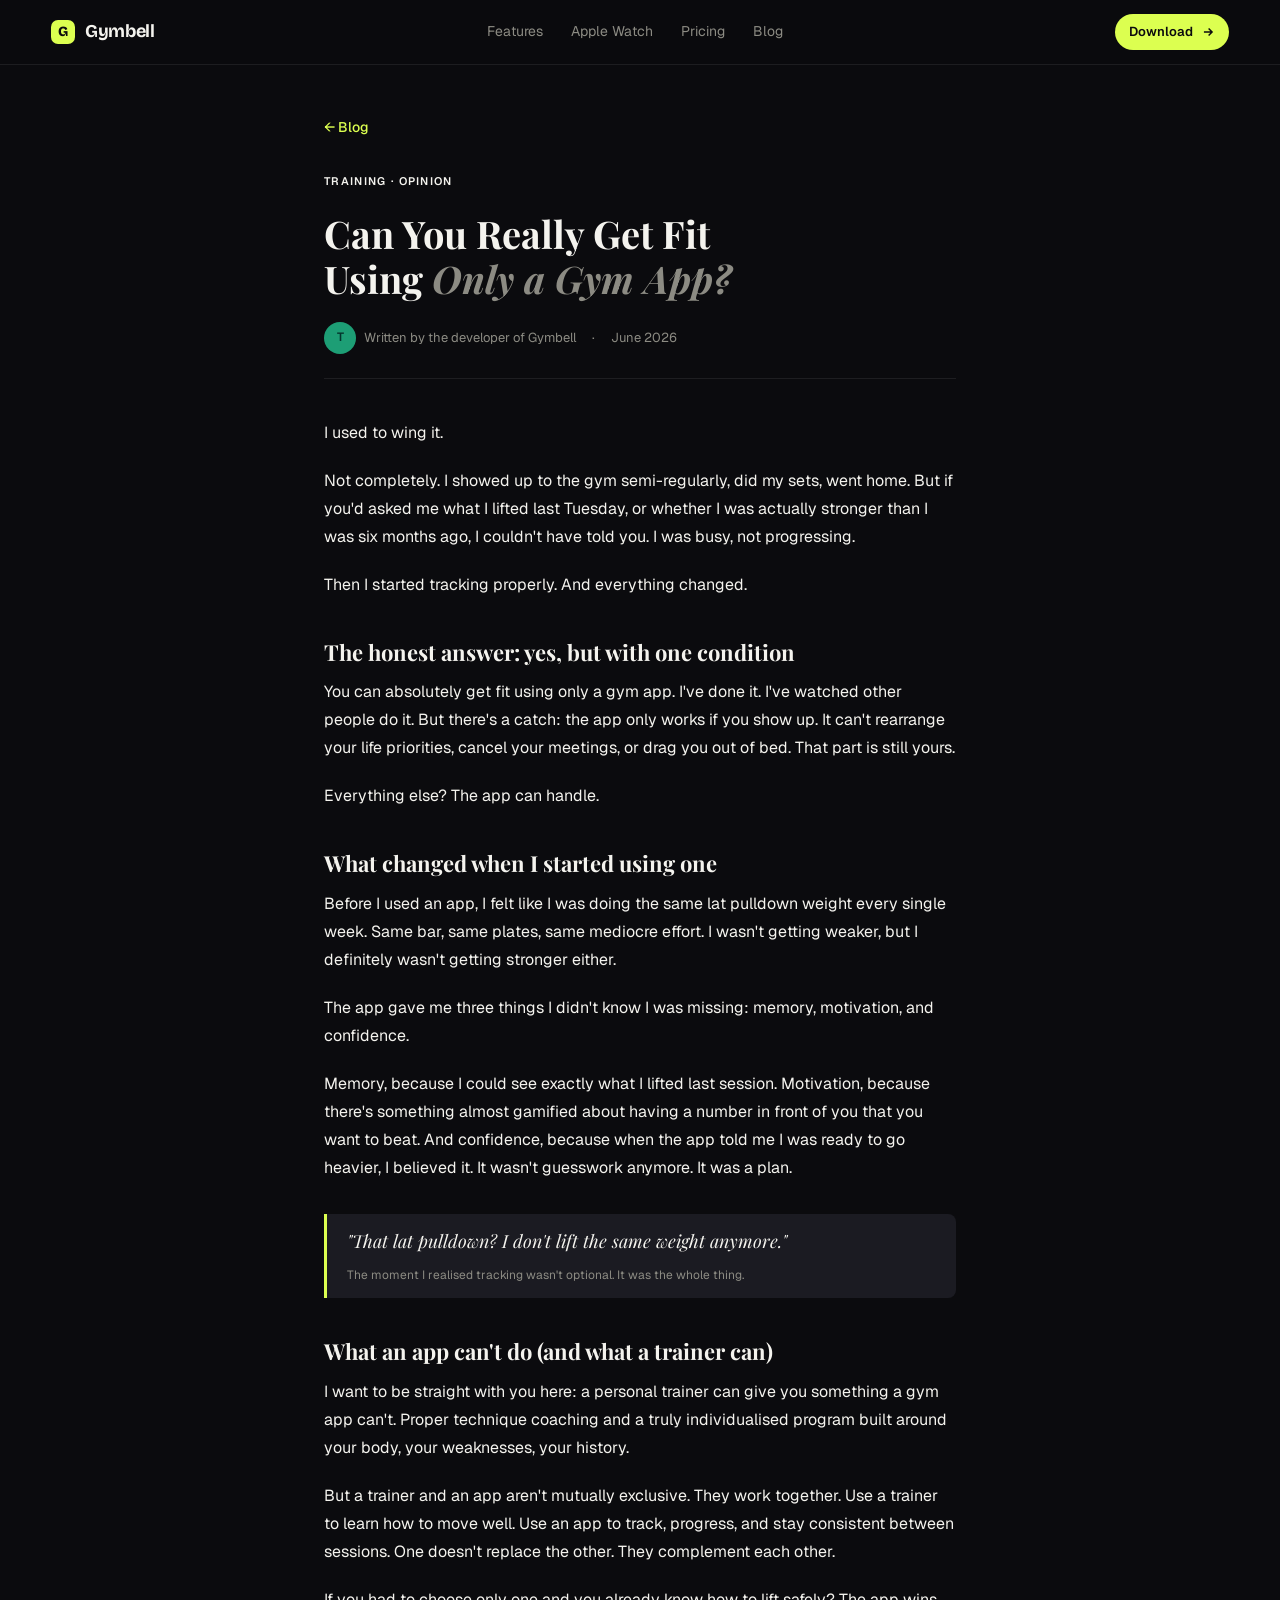
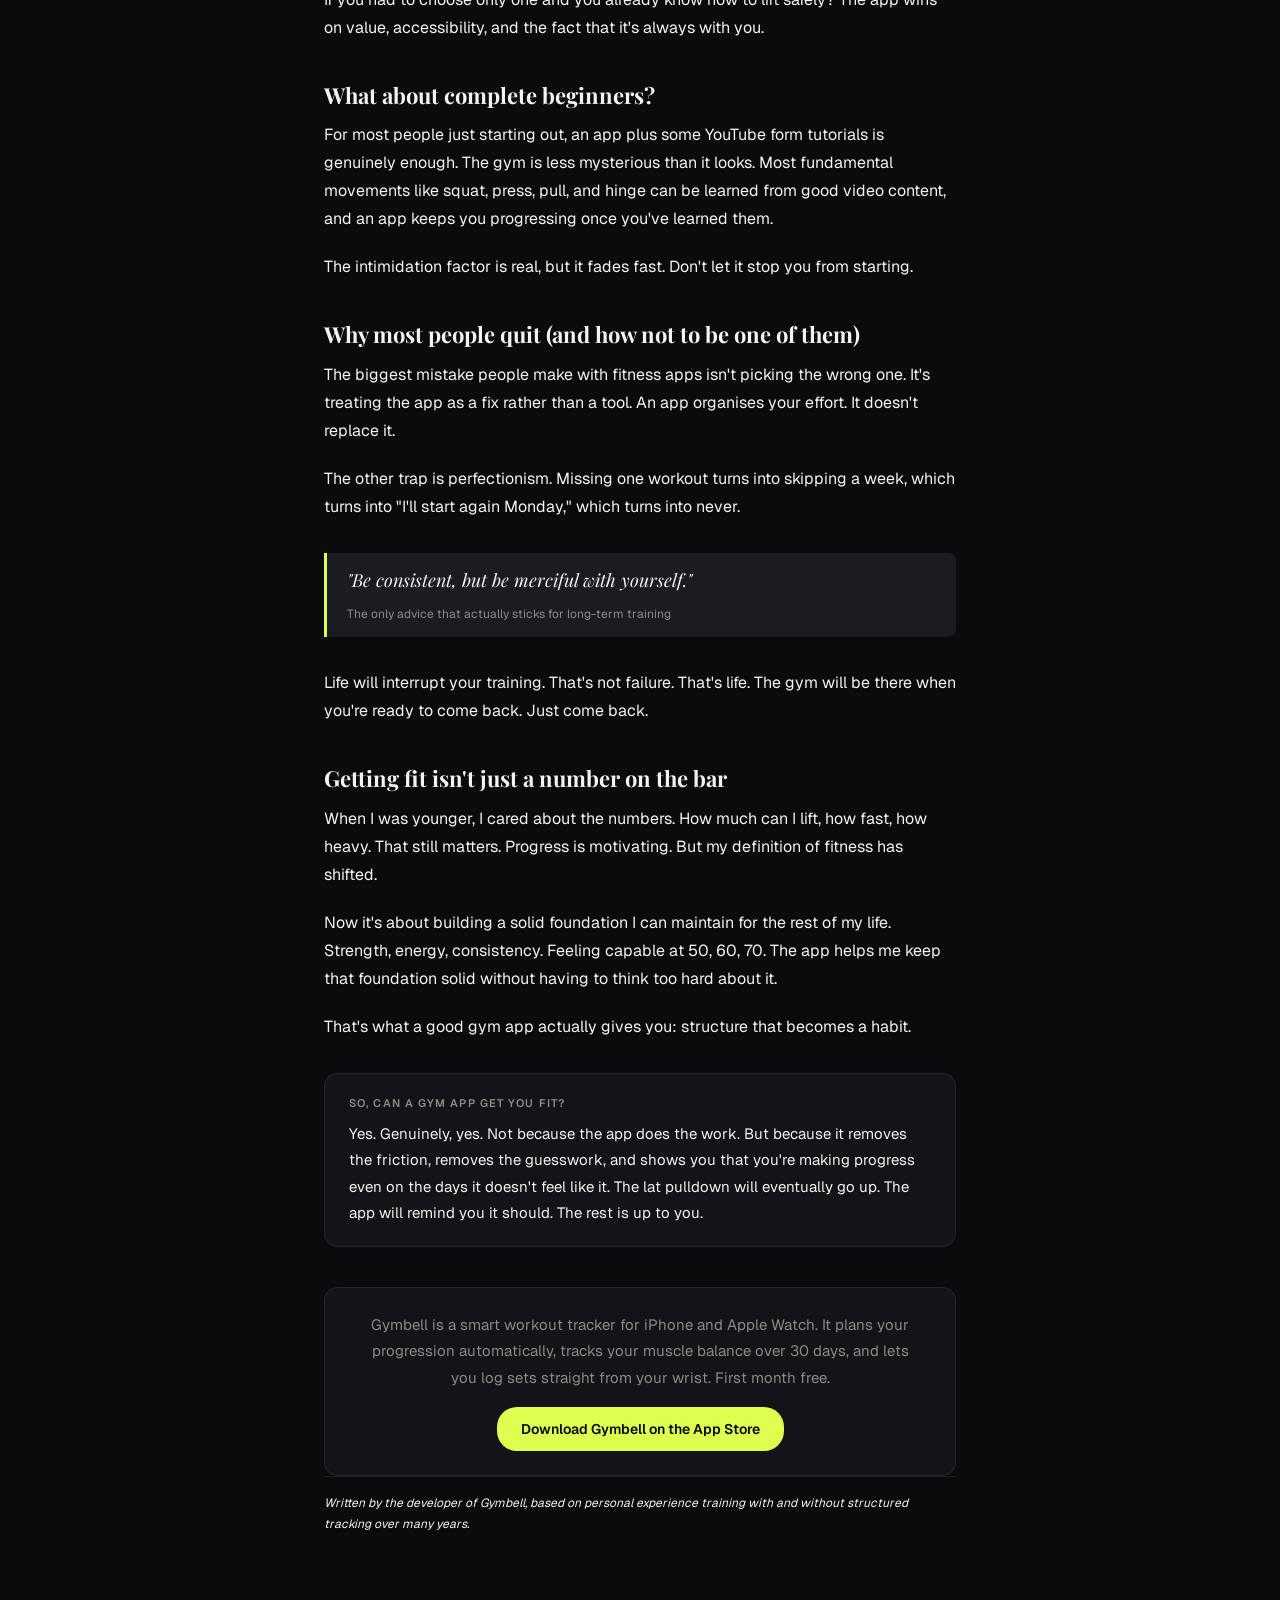
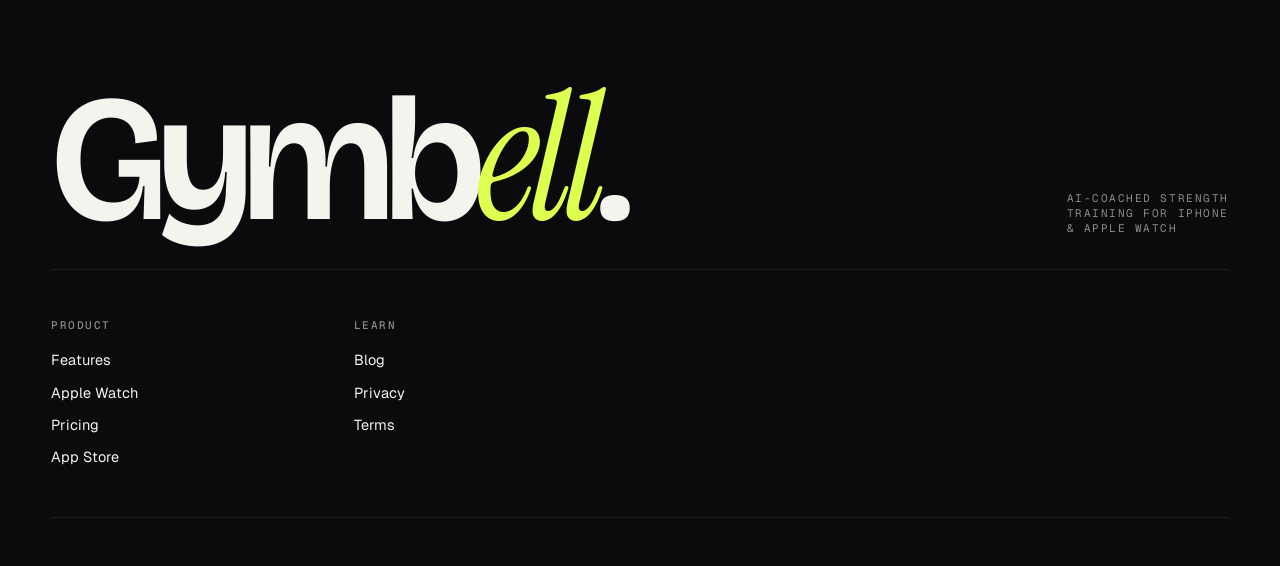
<file: blog/can-you-get-fit-using-only-a-gym-app.html>
<!doctype html>
<html lang="en">
<head>
  <meta charset="utf-8">
  <meta name="viewport" content="width=device-width, initial-scale=1">
  <title>Can You Really Get Fit Using Only a Gym App? | Gymbell Blog</title>
  <link rel="canonical" href="https://gymbell.fi/blog/can-you-get-fit-using-only-a-gym-app.html">
  <meta name="description" content="I trained semi-consistently for years and barely progressed. Then I started tracking properly, and everything changed. An honest answer from someone who lifted the hard way first.">
  <meta property="og:title" content="Can You Really Get Fit Using Only a Gym App?">
  <meta property="og:description" content="I trained semi-consistently for years and barely progressed. Then I started tracking properly, and everything changed.">
  <meta property="og:type" content="article">
  <meta property="og:image" content="https://gymbell.fi/assets/IMG_8225.PNG">
  <meta property="og:url" content="https://gymbell.fi/blog/can-you-get-fit-using-only-a-gym-app.html">
  <meta name="twitter:card" content="summary_large_image">
  <meta name="twitter:title" content="Can You Really Get Fit Using Only a Gym App?">
  <meta name="twitter:description" content="I trained semi-consistently for years and barely progressed. Then I started tracking properly, and everything changed. An honest answer.">
  <meta name="twitter:image" content="https://gymbell.fi/assets/IMG_8225.PNG">
  <link rel="preconnect" href="https://fonts.googleapis.com">
  <link rel="preconnect" href="https://fonts.gstatic.com" crossorigin>
  <link rel="stylesheet" href="https://fonts.googleapis.com/css2?family=Bricolage+Grotesque:opsz,wght@12..96,400;12..96,500;12..96,600;12..96,700&family=Geist:wght@300;400;500;600;700&family=Geist+Mono:wght@400;500;600&family=Instrument+Serif:ital@0;1&family=Playfair+Display:ital,wght@0,400;0,700;1,400&display=swap">
  <link rel="stylesheet" href="../styles.css">
  <style>
    .article-back {
      display: inline-block;
      font-size: 0.875rem;
      font-weight: 500;
      color: var(--accent);
      margin-bottom: 32px;
      text-decoration: none;
      transition: opacity 0.15s;
    }
    .article-back:hover { opacity: 0.7; }

    .blog {
      max-width: 680px;
      margin: 0 auto;
      padding: 48px 24px 80px;
      line-height: 1.75;
      font-size: 16px;
      font-family: var(--sans);
      color: var(--text);
    }

    .blog-label {
      font-size: 11px;
      font-weight: 600;
      letter-spacing: 0.12em;
      text-transform: uppercase;
      color: var(--accent);
      margin-bottom: 1rem;
    }

    .blog h1 {
      font-family: 'Playfair Display', Georgia, serif;
      font-size: clamp(26px, 5vw, 38px);
      font-weight: 700;
      line-height: 1.2;
      margin: 0 0 1.25rem;
      color: var(--text);
    }

    .blog h1 em {
      font-style: italic;
      color: var(--text-dim);
    }

    .blog-meta {
      font-size: 13px;
      color: var(--text-dim);
      display: flex;
      align-items: center;
      gap: 16px;
      margin-bottom: 2.5rem;
      padding-bottom: 1.5rem;
      border-bottom: 1px solid var(--line);
      flex-wrap: wrap;
    }

    .blog-meta .author {
      display: flex;
      align-items: center;
      gap: 8px;
    }

    .avatar {
      width: 32px;
      height: 32px;
      border-radius: 50%;
      background: #1D9E75;
      display: flex;
      align-items: center;
      justify-content: center;
      font-size: 12px;
      font-weight: 600;
      color: #04342C;
      flex-shrink: 0;
    }

    .blog h2 {
      font-family: 'Playfair Display', Georgia, serif;
      font-size: 22px;
      font-weight: 700;
      margin: 2.5rem 0 0.75rem;
      color: var(--text);
      line-height: 1.25;
    }

    .blog p {
      margin: 0 0 1.25rem;
      color: var(--text);
    }

    .pullquote {
      border-left: 3px solid var(--accent);
      padding: 0.75rem 1.25rem;
      margin: 2rem 0;
      background: var(--bg-3);
      border-radius: 0 8px 8px 0;
    }

    .pullquote p {
      font-family: 'Playfair Display', Georgia, serif;
      font-size: 18px;
      font-style: italic;
      margin: 0;
      color: var(--text);
    }

    .pullquote cite {
      display: block;
      font-style: normal;
      font-size: 12px;
      color: var(--text-dim);
      margin-top: 0.5rem;
    }

    .verdict-box {
      background: var(--bg-2);
      border-radius: 14px;
      padding: 1.25rem 1.5rem;
      margin: 2rem 0;
      border: 1px solid var(--line);
    }

    .verdict-box h3 {
      margin: 0 0 0.5rem;
      font-size: 11px;
      font-weight: 600;
      text-transform: uppercase;
      letter-spacing: 0.1em;
      color: var(--text-dim);
    }

    .verdict-box p { margin: 0; font-size: 15px; }

    .cta-block {
      background: var(--bg-2);
      border-radius: 14px;
      padding: 1.5rem 2rem;
      margin: 2.5rem 0 0;
      text-align: center;
      border: 1px solid var(--line);
    }

    .cta-block p {
      margin: 0 0 1rem;
      font-size: 15px;
      color: var(--text-dim);
    }

    .cta-btn {
      display: inline-block;
      background: var(--accent);
      color: var(--accent-ink);
      font-family: var(--sans);
      font-size: 14px;
      font-weight: 600;
      padding: 10px 24px;
      border-radius: 20px;
      text-decoration: none;
      transition: opacity 0.15s;
    }

    .cta-btn:hover { opacity: 0.85; }

    .footnote {
      font-size: 12px;
      color: var(--text-faint);
      font-style: italic;
      margin-top: 2rem;
      padding-top: 1rem;
      border-top: 1px solid var(--line);
    }
  </style>
</head>
<body>

<nav class="nav">
  <div class="nav-inner">
    <a class="brand" href="../index.html">
      <span class="brand-mark">G</span>
      <span>Gymbell</span>
    </a>
    <div class="nav-links">
      <a href="../index.html#features">Features</a>
      <a href="../index.html#watch">Apple Watch</a>
      <a href="../index.html#pricing">Pricing</a>
      <a href="../blog.html">Blog</a>
    </div>
    <a class="nav-cta" href="https://apps.apple.com/fi/app/gymbell/id6769465638?l=fi">
      Download
      <svg viewBox="0 0 24 24" fill="none" stroke="currentColor" stroke-width="2.5"><path d="M5 12h14M13 6l6 6-6 6"/></svg>
    </a>
  </div>
</nav>

<main>
  <article class="blog">
    <a class="article-back" href="../blog.html">← Blog</a>

    <p class="blog-label">Training · Opinion</p>
    <h1>Can You Really Get Fit<br>Using <em>Only a Gym App?</em></h1>

    <div class="blog-meta">
      <div class="author">
        <div class="avatar">T</div>
        <span>Written by the developer of Gymbell</span>
      </div>
      <span>·</span>
      <span>June 2026</span>
    </div>

    <p>I used to wing it.</p>

    <p>Not completely. I showed up to the gym semi-regularly, did my sets, went home. But if you'd asked me what I lifted last Tuesday, or whether I was actually stronger than I was six months ago, I couldn't have told you. I was busy, not progressing.</p>

    <p>Then I started tracking properly. And everything changed.</p>

    <h2>The honest answer: yes, but with one condition</h2>

    <p>You can absolutely get fit using only a gym app. I've done it. I've watched other people do it. But there's a catch: the app only works if you show up. It can't rearrange your life priorities, cancel your meetings, or drag you out of bed. That part is still yours.</p>

    <p>Everything else? The app can handle.</p>

    <h2>What changed when I started using one</h2>

    <p>Before I used an app, I felt like I was doing the same lat pulldown weight every single week. Same bar, same plates, same mediocre effort. I wasn't getting weaker, but I definitely wasn't getting stronger either.</p>

    <p>The app gave me three things I didn't know I was missing: memory, motivation, and confidence.</p>

    <p>Memory, because I could see exactly what I lifted last session. Motivation, because there's something almost gamified about having a number in front of you that you want to beat. And confidence, because when the app told me I was ready to go heavier, I believed it. It wasn't guesswork anymore. It was a plan.</p>

    <div class="pullquote">
      <p>"That lat pulldown? I don't lift the same weight anymore."</p>
      <cite>The moment I realised tracking wasn't optional. It was the whole thing.</cite>
    </div>

    <h2>What an app can't do (and what a trainer can)</h2>

    <p>I want to be straight with you here: a personal trainer can give you something a gym app can't. Proper technique coaching and a truly individualised program built around your body, your weaknesses, your history.</p>

    <p>But a trainer and an app aren't mutually exclusive. They work together. Use a trainer to learn how to move well. Use an app to track, progress, and stay consistent between sessions. One doesn't replace the other. They complement each other.</p>

    <p>If you had to choose only one and you already know how to lift safely? The app wins on value, accessibility, and the fact that it's always with you.</p>

    <h2>What about complete beginners?</h2>

    <p>For most people just starting out, an app plus some YouTube form tutorials is genuinely enough. The gym is less mysterious than it looks. Most fundamental movements like squat, press, pull, and hinge can be learned from good video content, and an app keeps you progressing once you've learned them.</p>

    <p>The intimidation factor is real, but it fades fast. Don't let it stop you from starting.</p>

    <h2>Why most people quit (and how not to be one of them)</h2>

    <p>The biggest mistake people make with fitness apps isn't picking the wrong one. It's treating the app as a fix rather than a tool. An app organises your effort. It doesn't replace it.</p>

    <p>The other trap is perfectionism. Missing one workout turns into skipping a week, which turns into "I'll start again Monday," which turns into never.</p>

    <div class="pullquote">
      <p>"Be consistent, but be merciful with yourself."</p>
      <cite>The only advice that actually sticks for long-term training</cite>
    </div>

    <p>Life will interrupt your training. That's not failure. That's life. The gym will be there when you're ready to come back. Just come back.</p>

    <h2>Getting fit isn't just a number on the bar</h2>

    <p>When I was younger, I cared about the numbers. How much can I lift, how fast, how heavy. That still matters. Progress is motivating. But my definition of fitness has shifted.</p>

    <p>Now it's about building a solid foundation I can maintain for the rest of my life. Strength, energy, consistency. Feeling capable at 50, 60, 70. The app helps me keep that foundation solid without having to think too hard about it.</p>

    <p>That's what a good gym app actually gives you: structure that becomes a habit.</p>

    <div class="verdict-box">
      <h3>So, can a gym app get you fit?</h3>
      <p>Yes. Genuinely, yes. Not because the app does the work. But because it removes the friction, removes the guesswork, and shows you that you're making progress even on the days it doesn't feel like it. The lat pulldown will eventually go up. The app will remind you it should. The rest is up to you.</p>
    </div>

    <div class="cta-block">
      <p>Gymbell is a smart workout tracker for iPhone and Apple Watch. It plans your progression automatically, tracks your muscle balance over 30 days, and lets you log sets straight from your wrist. First month free.</p>
      <a class="cta-btn" href="https://apps.apple.com/fi/app/gymbell/id6769465638">Download Gymbell on the App Store</a>
    </div>

    <p class="footnote">Written by the developer of Gymbell, based on personal experience training with and without structured tracking over many years.</p>
  </article>
</main>

<footer>
  <div class="foot-top">
    <div class="foot-mark">Gymb<em>ell</em>.</div>
    <div class="foot-tag">AI-coached strength<br>training for iPhone<br>&amp; Apple Watch</div>
  </div>
  <div class="foot-cols">
    <div class="foot-col">
      <h4>Product</h4>
      <ul>
        <li><a href="../index.html#features">Features</a></li>
        <li><a href="../index.html#watch">Apple Watch</a></li>
        <li><a href="../index.html#pricing">Pricing</a></li>
        <li><a href="https://apps.apple.com/fi/app/gymbell/id6769465638?l=fi">App Store</a></li>
      </ul>
    </div>
    <div class="foot-col">
      <h4>Learn</h4>
      <ul>
        <li><a href="../blog.html">Blog</a></li>
        <li><a href="../privacy.html">Privacy</a></li>
        <li><a href="../terms.html">Terms</a></li>
      </ul>
    </div>
  </div>
</footer>

<!-- Cloudflare Web Analytics --><script defer src='https://static.cloudflareinsights.com/beacon.min.js' data-cf-beacon='{"token": "7bed3edf57634fddba3722ec72dca71d"}'></script><!-- End Cloudflare Web Analytics -->
</body>
</html>
</file>
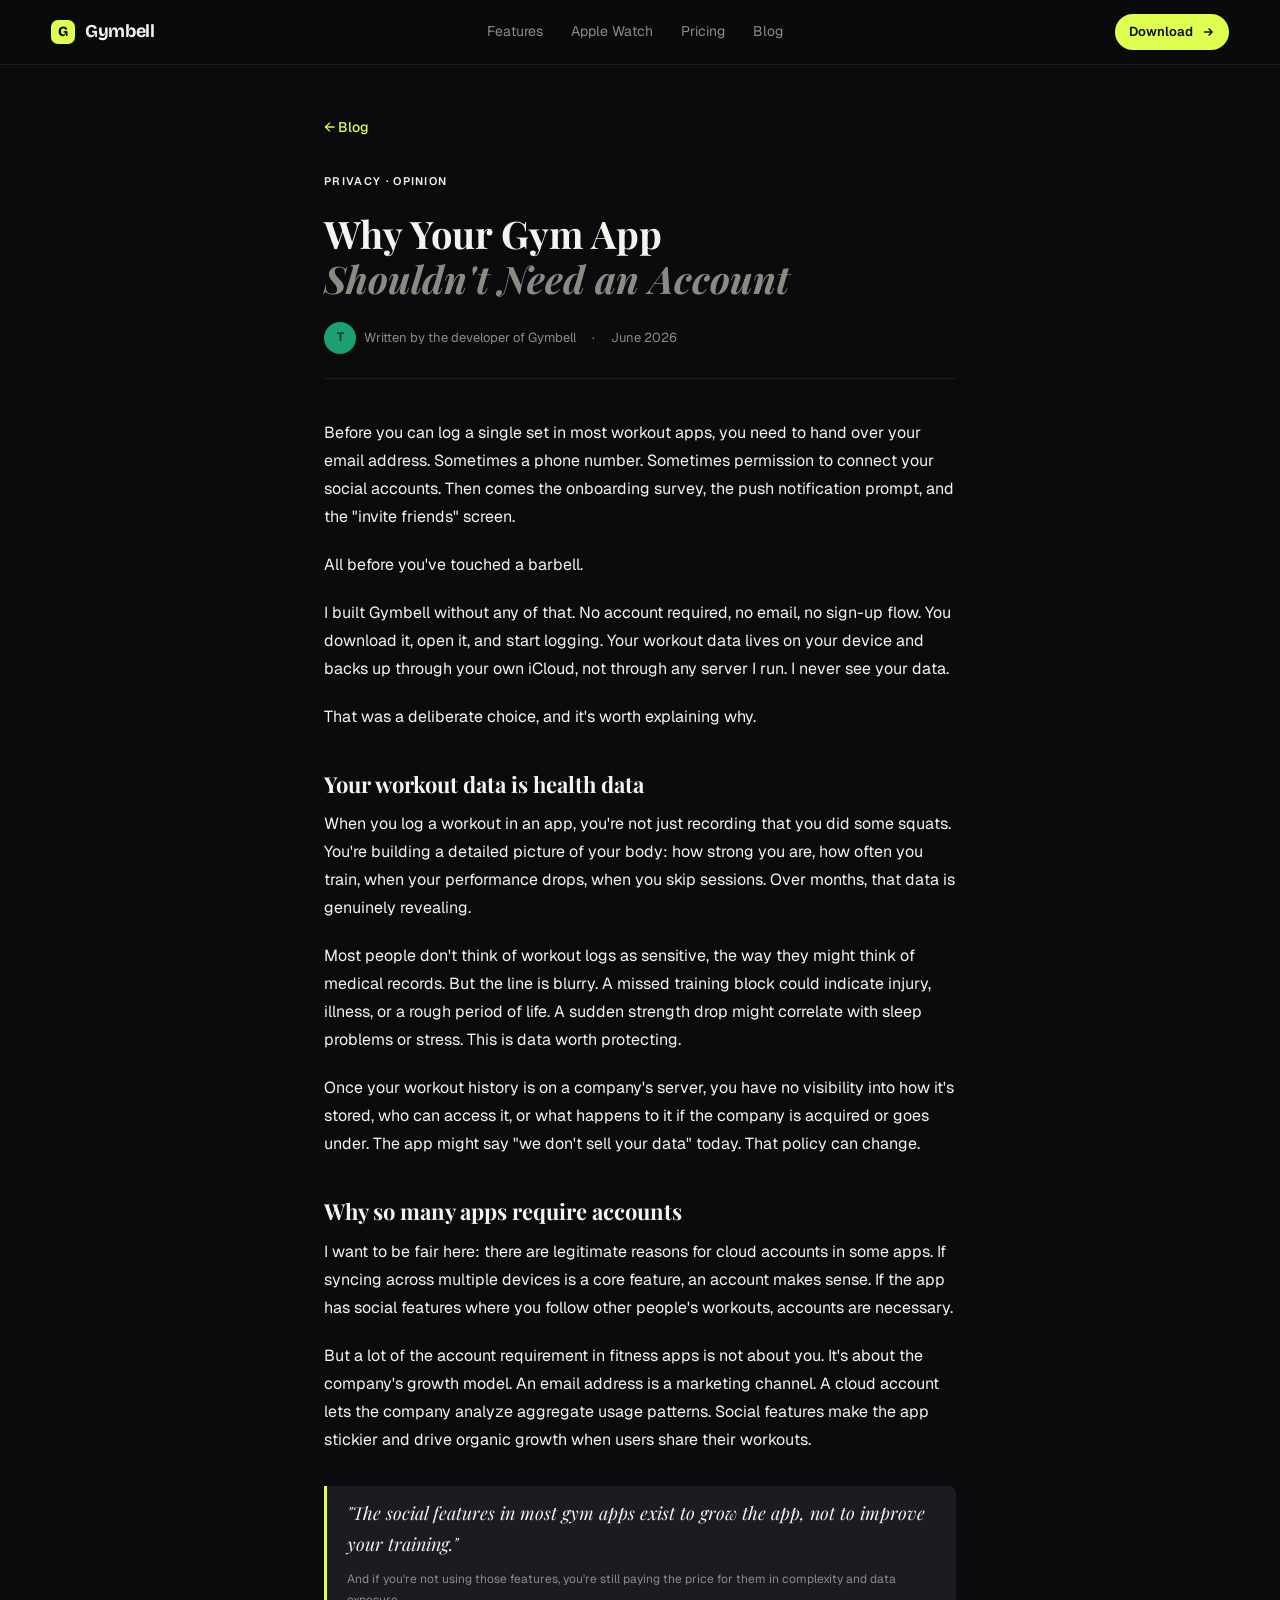
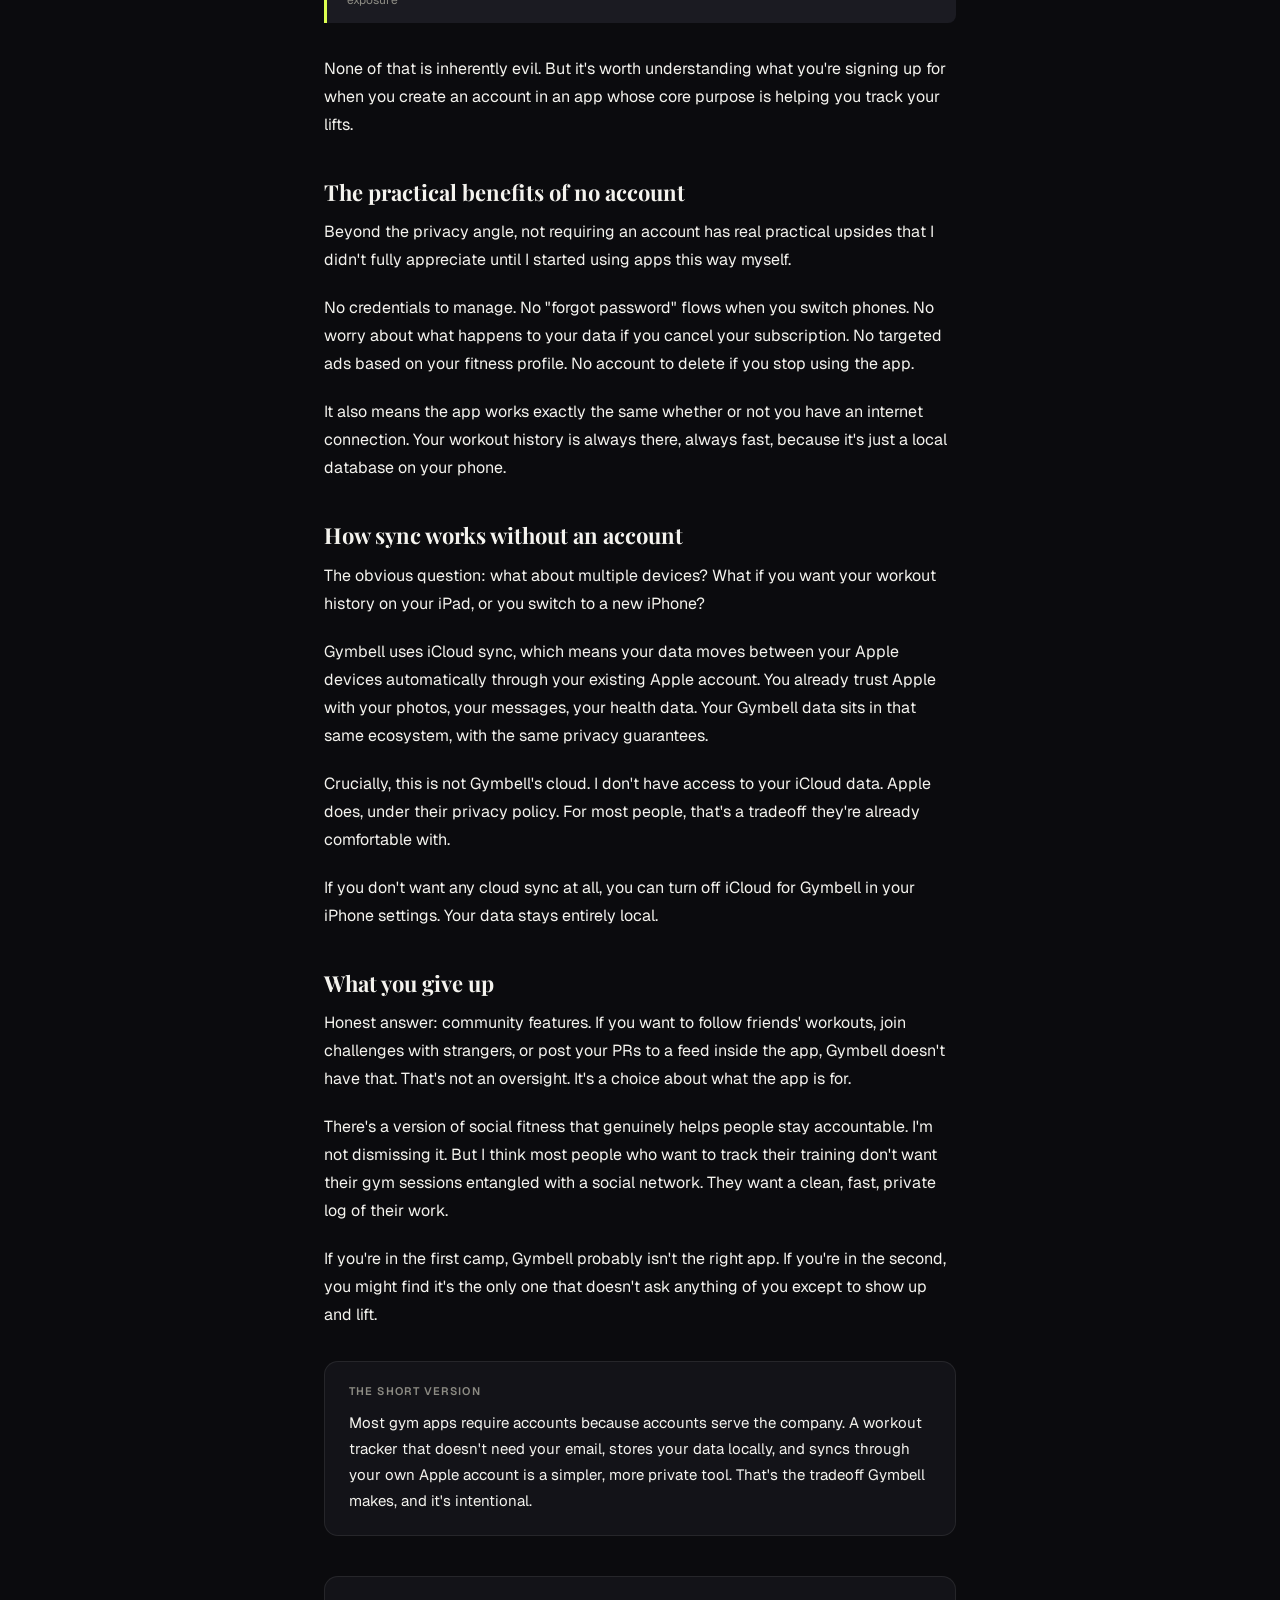
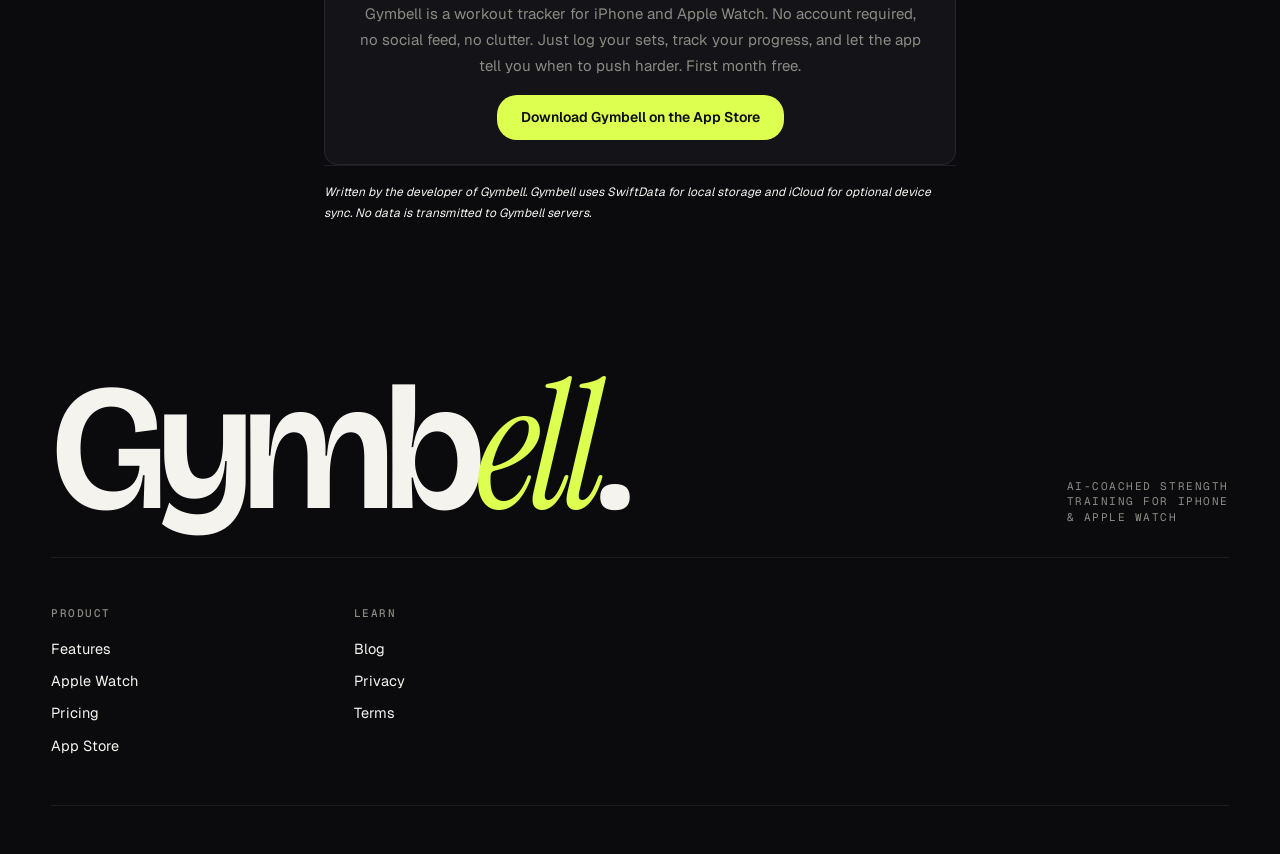
<file: blog/gym-app-no-account.html>
<!doctype html>
<html lang="en">
<head>
  <meta charset="utf-8">
  <meta name="viewport" content="width=device-width, initial-scale=1">
  <title>Why Your Gym App Shouldn't Need an Account — Gymbell Blog</title>
  <link rel="canonical" href="https://gymbell.fi/blog/gym-app-no-account.html">
  <meta name="description" content="Most workout apps demand an email before you log a single set. Here's why your fitness data belongs on your device, not someone else's server.">
  <meta property="og:title" content="Why Your Gym App Shouldn't Need an Account">
  <meta property="og:description" content="Most workout apps demand an email before you log a single set. Here's why your fitness data belongs on your device, not someone else's server.">
  <meta property="og:type" content="article">
  <meta property="og:image" content="https://gymbell.fi/assets/IMG_8225.PNG">
  <meta property="og:url" content="https://gymbell.fi/blog/gym-app-no-account.html">
  <meta name="twitter:card" content="summary_large_image">
  <meta name="twitter:title" content="Why Your Gym App Shouldn't Need an Account">
  <meta name="twitter:description" content="Most workout apps demand an email before you log a single set. Here's why your fitness data belongs on your device, not someone else's server.">
  <meta name="twitter:image" content="https://gymbell.fi/assets/IMG_8225.PNG">
  <link rel="preconnect" href="https://fonts.googleapis.com">
  <link rel="preconnect" href="https://fonts.gstatic.com" crossorigin>
  <link rel="stylesheet" href="https://fonts.googleapis.com/css2?family=Bricolage+Grotesque:opsz,wght@12..96,400;12..96,500;12..96,600;12..96,700&family=Geist:wght@300;400;500;600;700&family=Geist+Mono:wght@400;500;600&family=Instrument+Serif:ital@0;1&family=Playfair+Display:ital,wght@0,400;0,700;1,400&display=swap">
  <link rel="stylesheet" href="../styles.css">
  <style>
    .article-back {
      display: inline-block;
      font-size: 0.875rem;
      font-weight: 500;
      color: var(--accent);
      margin-bottom: 32px;
      text-decoration: none;
      transition: opacity 0.15s;
    }
    .article-back:hover { opacity: 0.7; }

    .blog {
      max-width: 680px;
      margin: 0 auto;
      padding: 48px 24px 80px;
      line-height: 1.75;
      font-size: 16px;
      font-family: var(--sans);
      color: var(--text);
    }

    .blog-label {
      font-size: 11px;
      font-weight: 600;
      letter-spacing: 0.12em;
      text-transform: uppercase;
      color: var(--accent);
      margin-bottom: 1rem;
    }

    .blog h1 {
      font-family: 'Playfair Display', Georgia, serif;
      font-size: clamp(26px, 5vw, 38px);
      font-weight: 700;
      line-height: 1.2;
      margin: 0 0 1.25rem;
      color: var(--text);
    }

    .blog h1 em {
      font-style: italic;
      color: var(--text-dim);
    }

    .blog-meta {
      font-size: 13px;
      color: var(--text-dim);
      display: flex;
      align-items: center;
      gap: 16px;
      margin-bottom: 2.5rem;
      padding-bottom: 1.5rem;
      border-bottom: 1px solid var(--line);
      flex-wrap: wrap;
    }

    .blog-meta .author {
      display: flex;
      align-items: center;
      gap: 8px;
    }

    .avatar {
      width: 32px;
      height: 32px;
      border-radius: 50%;
      background: #1D9E75;
      display: flex;
      align-items: center;
      justify-content: center;
      font-size: 12px;
      font-weight: 600;
      color: #04342C;
      flex-shrink: 0;
    }

    .blog h2 {
      font-family: 'Playfair Display', Georgia, serif;
      font-size: 22px;
      font-weight: 700;
      margin: 2.5rem 0 0.75rem;
      color: var(--text);
      line-height: 1.25;
    }

    .blog p {
      margin: 0 0 1.25rem;
      color: var(--text);
    }

    .pullquote {
      border-left: 3px solid var(--accent);
      padding: 0.75rem 1.25rem;
      margin: 2rem 0;
      background: var(--bg-3);
      border-radius: 0 8px 8px 0;
    }

    .pullquote p {
      font-family: 'Playfair Display', Georgia, serif;
      font-size: 18px;
      font-style: italic;
      margin: 0;
      color: var(--text);
    }

    .pullquote cite {
      display: block;
      font-style: normal;
      font-size: 12px;
      color: var(--text-dim);
      margin-top: 0.5rem;
    }

    .verdict-box {
      background: var(--bg-2);
      border-radius: 14px;
      padding: 1.25rem 1.5rem;
      margin: 2rem 0;
      border: 1px solid var(--line);
    }

    .verdict-box h3 {
      margin: 0 0 0.5rem;
      font-size: 11px;
      font-weight: 600;
      text-transform: uppercase;
      letter-spacing: 0.1em;
      color: var(--text-dim);
    }

    .verdict-box p { margin: 0; font-size: 15px; }

    .cta-block {
      background: var(--bg-2);
      border-radius: 14px;
      padding: 1.5rem 2rem;
      margin: 2.5rem 0 0;
      text-align: center;
      border: 1px solid var(--line);
    }

    .cta-block p {
      margin: 0 0 1rem;
      font-size: 15px;
      color: var(--text-dim);
    }

    .cta-btn {
      display: inline-block;
      background: var(--accent);
      color: var(--accent-ink);
      font-family: var(--sans);
      font-size: 14px;
      font-weight: 600;
      padding: 10px 24px;
      border-radius: 20px;
      text-decoration: none;
      transition: opacity 0.15s;
    }

    .cta-btn:hover { opacity: 0.85; }

    .footnote {
      font-size: 12px;
      color: var(--text-faint);
      font-style: italic;
      margin-top: 2rem;
      padding-top: 1rem;
      border-top: 1px solid var(--line);
    }
  </style>
  <script type="application/ld+json">
  {
    "@context": "https://schema.org",
    "@type": "Article",
    "headline": "Why Your Gym App Shouldn't Need an Account",
    "description": "Most workout apps demand an email before you log a single set. Here's why your fitness data belongs on your device, not someone else's server.",
    "datePublished": "2026-06-28",
    "dateModified": "2026-06-28",
    "author": {
      "@type": "Person",
      "name": "Teemu Pekkanen",
      "description": "Developer of Gymbell · 10 years lifting"
    },
    "publisher": {
      "@type": "Organization",
      "name": "Gymbell",
      "url": "https://gymbell.fi"
    },
    "url": "https://gymbell.fi/blog/gym-app-no-account.html",
    "mainEntityOfPage": "https://gymbell.fi/blog/gym-app-no-account.html"
  }
  </script>
</head>
<body>

<nav class="nav">
  <div class="nav-inner">
    <a class="brand" href="../index.html">
      <span class="brand-mark">G</span>
      <span>Gymbell</span>
    </a>
    <div class="nav-links">
      <a href="../index.html#features">Features</a>
      <a href="../index.html#watch">Apple Watch</a>
      <a href="../index.html#pricing">Pricing</a>
      <a href="../blog.html">Blog</a>
    </div>
    <a class="nav-cta" href="https://gymbell.fi/download">
      Download
      <svg viewBox="0 0 24 24" fill="none" stroke="currentColor" stroke-width="2.5"><path d="M5 12h14M13 6l6 6-6 6"/></svg>
    </a>
  </div>
</nav>

<main>
  <article class="blog">
    <a class="article-back" href="../blog.html">← Blog</a>

    <p class="blog-label">Privacy · Opinion</p>
    <h1>Why Your Gym App<br><em>Shouldn't Need an Account</em></h1>

    <div class="blog-meta">
      <div class="author">
        <div class="avatar">T</div>
        <span>Written by the developer of Gymbell</span>
      </div>
      <span>·</span>
      <span>June 2026</span>
    </div>

    <p>Before you can log a single set in most workout apps, you need to hand over your email address. Sometimes a phone number. Sometimes permission to connect your social accounts. Then comes the onboarding survey, the push notification prompt, and the "invite friends" screen.</p>

    <p>All before you've touched a barbell.</p>

    <p>I built Gymbell without any of that. No account required, no email, no sign-up flow. You download it, open it, and start logging. Your workout data lives on your device and backs up through your own iCloud, not through any server I run. I never see your data.</p>

    <p>That was a deliberate choice, and it's worth explaining why.</p>

    <h2>Your workout data is health data</h2>

    <p>When you log a workout in an app, you're not just recording that you did some squats. You're building a detailed picture of your body: how strong you are, how often you train, when your performance drops, when you skip sessions. Over months, that data is genuinely revealing.</p>

    <p>Most people don't think of workout logs as sensitive, the way they might think of medical records. But the line is blurry. A missed training block could indicate injury, illness, or a rough period of life. A sudden strength drop might correlate with sleep problems or stress. This is data worth protecting.</p>

    <p>Once your workout history is on a company's server, you have no visibility into how it's stored, who can access it, or what happens to it if the company is acquired or goes under. The app might say "we don't sell your data" today. That policy can change.</p>

    <h2>Why so many apps require accounts</h2>

    <p>I want to be fair here: there are legitimate reasons for cloud accounts in some apps. If syncing across multiple devices is a core feature, an account makes sense. If the app has social features where you follow other people's workouts, accounts are necessary.</p>

    <p>But a lot of the account requirement in fitness apps is not about you. It's about the company's growth model. An email address is a marketing channel. A cloud account lets the company analyze aggregate usage patterns. Social features make the app stickier and drive organic growth when users share their workouts.</p>

    <div class="pullquote">
      <p>"The social features in most gym apps exist to grow the app, not to improve your training."</p>
      <cite>And if you're not using those features, you're still paying the price for them in complexity and data exposure</cite>
    </div>

    <p>None of that is inherently evil. But it's worth understanding what you're signing up for when you create an account in an app whose core purpose is helping you track your lifts.</p>

    <h2>The practical benefits of no account</h2>

    <p>Beyond the privacy angle, not requiring an account has real practical upsides that I didn't fully appreciate until I started using apps this way myself.</p>

    <p>No credentials to manage. No "forgot password" flows when you switch phones. No worry about what happens to your data if you cancel your subscription. No targeted ads based on your fitness profile. No account to delete if you stop using the app.</p>

    <p>It also means the app works exactly the same whether or not you have an internet connection. Your workout history is always there, always fast, because it's just a local database on your phone.</p>

    <h2>How sync works without an account</h2>

    <p>The obvious question: what about multiple devices? What if you want your workout history on your iPad, or you switch to a new iPhone?</p>

    <p>Gymbell uses iCloud sync, which means your data moves between your Apple devices automatically through your existing Apple account. You already trust Apple with your photos, your messages, your health data. Your Gymbell data sits in that same ecosystem, with the same privacy guarantees.</p>

    <p>Crucially, this is not Gymbell's cloud. I don't have access to your iCloud data. Apple does, under their privacy policy. For most people, that's a tradeoff they're already comfortable with.</p>

    <p>If you don't want any cloud sync at all, you can turn off iCloud for Gymbell in your iPhone settings. Your data stays entirely local.</p>

    <h2>What you give up</h2>

    <p>Honest answer: community features. If you want to follow friends' workouts, join challenges with strangers, or post your PRs to a feed inside the app, Gymbell doesn't have that. That's not an oversight. It's a choice about what the app is for.</p>

    <p>There's a version of social fitness that genuinely helps people stay accountable. I'm not dismissing it. But I think most people who want to track their training don't want their gym sessions entangled with a social network. They want a clean, fast, private log of their work.</p>

    <p>If you're in the first camp, Gymbell probably isn't the right app. If you're in the second, you might find it's the only one that doesn't ask anything of you except to show up and lift.</p>

    <div class="verdict-box">
      <h3>The short version</h3>
      <p>Most gym apps require accounts because accounts serve the company. A workout tracker that doesn't need your email, stores your data locally, and syncs through your own Apple account is a simpler, more private tool. That's the tradeoff Gymbell makes, and it's intentional.</p>
    </div>

    <div class="cta-block">
      <p>Gymbell is a workout tracker for iPhone and Apple Watch. No account required, no social feed, no clutter. Just log your sets, track your progress, and let the app tell you when to push harder. First month free.</p>
      <a class="cta-btn" href="https://gymbell.fi/download">Download Gymbell on the App Store</a>
    </div>

    <p class="footnote">Written by the developer of Gymbell. Gymbell uses SwiftData for local storage and iCloud for optional device sync. No data is transmitted to Gymbell servers.</p>
  </article>
</main>

<footer>
  <div class="foot-top">
    <div class="foot-mark">Gymb<em>ell</em>.</div>
    <div class="foot-tag">AI-coached strength<br>training for iPhone<br>&amp; Apple Watch</div>
  </div>
  <div class="foot-cols">
    <div class="foot-col">
      <h4>Product</h4>
      <ul>
        <li><a href="../index.html#features">Features</a></li>
        <li><a href="../index.html#watch">Apple Watch</a></li>
        <li><a href="../index.html#pricing">Pricing</a></li>
        <li><a href="https://gymbell.fi/download">App Store</a></li>
      </ul>
    </div>
    <div class="foot-col">
      <h4>Learn</h4>
      <ul>
        <li><a href="../blog.html">Blog</a></li>
        <li><a href="../privacy.html">Privacy</a></li>
        <li><a href="../terms.html">Terms</a></li>
      </ul>
    </div>
  </div>
</footer>

<!-- Cloudflare Web Analytics --><script defer src='https://static.cloudflareinsights.com/beacon.min.js' data-cf-beacon='{"token": "7bed3edf57634fddba3722ec72dca71d"}'></script><!-- End Cloudflare Web Analytics -->
</body>
</html>
</file>
<file: styles.css>
/* ============================================
   Gymbell — landing
   ============================================ */

:root {
  /* Default palette — overridden by Tweaks */
  --bg: #0B0B0E;
  --bg-2: #131318;
  --bg-3: #1B1B22;
  --line: rgba(255,255,255,0.08);
  --line-2: rgba(255,255,255,0.14);
  --text: #F4F3EE;
  --text-dim: #8C8B83;
  --text-faint: #5A5A55;
  --accent: #DCFF50;
  --accent-ink: #0B0B0E;

  --display: "Bricolage Grotesque", "Geist", system-ui, sans-serif;
  --sans: "Geist", "Inter Tight", system-ui, sans-serif;
  --mono: "Geist Mono", "JetBrains Mono", ui-monospace, monospace;
  --serif: "Instrument Serif", "Cormorant Garamond", Georgia, serif;

  --pad: clamp(24px, 4vw, 80px);
  --max: 1440px;
}

* { box-sizing: border-box; margin: 0; padding: 0; }

html, body {
  background: var(--bg);
  color: var(--text);
  font-family: var(--sans);
  font-size: 16px;
  line-height: 1.4;
  -webkit-font-smoothing: antialiased;
  text-rendering: optimizeLegibility;
}

body {
  min-height: 100vh;
  overflow-x: hidden;
}

a { color: inherit; text-decoration: none; }
img { display: block; max-width: 100%; }
button { font: inherit; color: inherit; background: none; border: none; cursor: pointer; }

/* ============================================
   Typography utilities
   ============================================ */

.mono {
  font-family: var(--mono);
  font-size: 11px;
  letter-spacing: 0.08em;
  text-transform: uppercase;
  color: var(--text-dim);
  font-weight: 500;
}

.eyebrow {
  font-family: var(--mono);
  font-size: 11px;
  letter-spacing: 0.14em;
  text-transform: uppercase;
  color: var(--text-dim);
  display: inline-flex;
  align-items: center;
  gap: 12px;
}
.eyebrow::before {
  content: "";
  width: 24px;
  height: 1px;
  background: var(--text-faint);
}

.h-display {
  font-family: var(--display);
  font-weight: 600;
  letter-spacing: -0.035em;
  line-height: 0.92;
  font-variation-settings: "wdth" 100;
}
.h-italic {
  font-family: var(--serif);
  font-style: italic;
  font-weight: 400;
  letter-spacing: -0.015em;
}

.tag-num {
  font-family: var(--mono);
  font-size: 11px;
  color: var(--accent);
  letter-spacing: 0.1em;
}

/* ============================================
   Shell / layout
   ============================================ */

.shell {
  max-width: var(--max);
  margin: 0 auto;
  padding: 0 var(--pad);
}

/* ============================================
   Top nav
   ============================================ */

.nav {
  position: sticky;
  top: 0;
  z-index: 50;
  backdrop-filter: blur(18px) saturate(140%);
  background: color-mix(in oklab, var(--bg) 75%, transparent);
  border-bottom: 1px solid var(--line);
}
.nav-inner {
  display: flex;
  align-items: center;
  justify-content: space-between;
  height: 64px;
  max-width: var(--max);
  margin: 0 auto;
  padding: 0 var(--pad);
}
.brand {
  display: flex;
  align-items: center;
  gap: 10px;
  font-family: var(--display);
  font-weight: 700;
  font-size: 18px;
  letter-spacing: -0.02em;
}
.brand-mark {
  width: 24px;
  height: 24px;
  border-radius: 7px;
  background: var(--accent);
  color: var(--accent-ink);
  display: grid;
  place-items: center;
  font-family: var(--display);
  font-weight: 800;
  font-size: 14px;
}
.nav-links {
  display: flex;
  gap: 28px;
  font-size: 14px;
  color: var(--text-dim);
}
.nav-links a { transition: color 0.2s; }
.nav-links a:hover { color: var(--text); }
.nav-cta {
  display: inline-flex;
  align-items: center;
  gap: 8px;
  padding: 9px 14px;
  background: var(--accent);
  color: var(--accent-ink);
  border-radius: 999px;
  font-weight: 600;
  font-size: 13px;
  letter-spacing: -0.005em;
  transition: transform 0.15s ease;
}
.nav-cta:hover { transform: translateY(-1px); }
.nav-cta svg { width: 14px; height: 14px; }

@media (max-width: 720px) {
  .nav-links { display: none; }
}

/* ============================================
   Hero
   ============================================ */

.hero {
  position: relative;
  padding: clamp(40px, 8vw, 80px) 0 clamp(48px, 8vw, 96px);
  overflow: hidden;
}
.hero-grid {
  display: grid;
  grid-template-columns: 1.05fr 0.95fr;
  gap: clamp(32px, 5vw, 80px);
  align-items: center;
}
.hero-copy { max-width: 640px; }

.hero h1 {
  font-family: var(--display);
  font-weight: 600;
  font-size: clamp(56px, 9vw, 144px);
  letter-spacing: -0.04em;
  line-height: 0.88;
  margin: 18px 0 28px;
}
.hero h1 em {
  font-family: var(--serif);
  font-style: italic;
  font-weight: 400;
  letter-spacing: -0.02em;
  color: var(--accent);
}
.hero p.lede {
  font-size: clamp(17px, 1.5vw, 21px);
  line-height: 1.45;
  color: var(--text-dim);
  max-width: 480px;
  margin-bottom: 36px;
}

.hero-actions {
  display: flex;
  align-items: center;
  gap: 18px;
  flex-wrap: wrap;
}
.btn-primary {
  display: inline-flex;
  align-items: center;
  gap: 10px;
  padding: 14px 22px;
  background: var(--accent);
  color: var(--accent-ink);
  border-radius: 999px;
  font-weight: 600;
  font-size: 15px;
  letter-spacing: -0.005em;
  transition: transform 0.15s;
}
.btn-primary:hover { transform: translateY(-1px); }
.btn-primary svg { width: 16px; height: 16px; }

.btn-ghost {
  display: inline-flex;
  align-items: center;
  gap: 8px;
  padding: 14px 18px;
  color: var(--text);
  font-weight: 500;
  font-size: 15px;
  border-radius: 999px;
  border: 1px solid var(--line-2);
  transition: background 0.15s;
}
.btn-ghost:hover { background: var(--bg-2); }

.hero-trust {
  margin-top: 32px;
  display: flex;
  gap: 28px;
  flex-wrap: wrap;
}
.trust-item {
  display: flex;
  flex-direction: column;
  gap: 4px;
}
.trust-item .num {
  font-family: var(--display);
  font-size: 28px;
  font-weight: 600;
  letter-spacing: -0.03em;
  line-height: 1;
}
.trust-item .lbl {
  font-family: var(--mono);
  font-size: 10.5px;
  color: var(--text-dim);
  letter-spacing: 0.1em;
  text-transform: uppercase;
}

/* hero phone */
.hero-phone-wrap {
  position: relative;
  display: grid;
  justify-items: center;
}
.hero-phone-wrap::before {
  content: "";
  position: absolute;
  inset: -8% -8% -4% -8%;
  background: radial-gradient(60% 60% at 50% 50%, color-mix(in oklab, var(--accent) 16%, transparent), transparent 70%);
  filter: blur(40px);
  pointer-events: none;
  z-index: 0;
}
.hero-phone-wrap .phone {
  position: relative;
  z-index: 1;
  transform: rotate(-2deg);
}

@media (max-width: 900px) {
  .hero-grid { grid-template-columns: 1fr; gap: 32px; }
  .hero-phone-wrap .phone { transform: none; margin: 0 auto; }
}

/* ============================================
   Phone frame
   ============================================ */

.phone {
  --w: 280px;
  width: var(--w);
  aspect-ratio: 9 / 19.5;
  background: #1c1c20;
  border-radius: 44px;
  padding: 8px;
  border: 1px solid rgba(255,255,255,0.08);
  box-shadow:
    inset 0 0 0 1px rgba(255,255,255,0.04),
    0 30px 80px rgba(0,0,0,0.5),
    0 8px 24px rgba(0,0,0,0.4);
  position: relative;
}
.phone-screen {
  width: 100%;
  height: 100%;
  background: #0a0a0a;
  border-radius: 36px;
  overflow: hidden;
  position: relative;
}
.phone-island {
  position: absolute;
  top: 10px;
  left: 50%;
  transform: translateX(-50%);
  width: 88px;
  height: 26px;
  background: #000;
  border-radius: 999px;
  z-index: 5;
  pointer-events: none;
}
.phone image-slot {
  width: 100%;
  height: 100%;
  display: block;
}
.phone--lg { --w: 340px; }
.phone--xl { --w: 380px; }

/* ============================================
   Marquee
   ============================================ */

.marquee {
  border-top: 1px solid var(--line);
  border-bottom: 1px solid var(--line);
  overflow: hidden;
  padding: 22px 0;
  background: var(--bg);
}
.marquee-track {
  display: flex;
  gap: 64px;
  align-items: center;
  animation: marquee 40s linear infinite;
  width: max-content;
  font-family: var(--display);
  font-size: 28px;
  letter-spacing: -0.02em;
  color: var(--text-dim);
  font-weight: 500;
}
.marquee-track span em {
  font-family: var(--serif);
  font-style: italic;
  color: var(--accent);
}
.marquee-track .dot {
  width: 6px;
  height: 6px;
  border-radius: 99px;
  background: var(--text-faint);
}
@keyframes marquee {
  from { transform: translateX(0); }
  to { transform: translateX(-50%); }
}

/* ============================================
   Section header
   ============================================ */

.section {
  padding: clamp(80px, 12vw, 160px) 0;
  border-bottom: 1px solid var(--line);
}
.section-head {
  display: grid;
  grid-template-columns: 200px 1fr;
  gap: clamp(20px, 4vw, 64px);
  margin-bottom: clamp(40px, 6vw, 80px);
}
.section-head .meta {
  font-family: var(--mono);
  font-size: 11px;
  letter-spacing: 0.14em;
  text-transform: uppercase;
  color: var(--text-dim);
  display: flex;
  flex-direction: column;
  gap: 8px;
}
.section-head .meta .num {
  color: var(--accent);
}
.section-head h2 {
  font-family: var(--display);
  font-weight: 600;
  font-size: clamp(36px, 5.5vw, 84px);
  letter-spacing: -0.035em;
  line-height: 0.94;
  max-width: 14ch;
}
.section-head h2 em {
  font-family: var(--serif);
  font-style: italic;
  font-weight: 400;
  color: var(--accent);
}

@media (max-width: 720px) {
  .section-head { grid-template-columns: 1fr; }
}

/* ============================================
   Feature rows
   ============================================ */

.features {
  display: grid;
  gap: clamp(80px, 10vw, 140px);
}
.feature {
  display: grid;
  grid-template-columns: 1fr 1fr;
  align-items: center;
  gap: clamp(40px, 6vw, 96px);
}
.feature:nth-child(even) .feature-visual { order: -1; }

.feature-copy h3 {
  font-family: var(--display);
  font-weight: 600;
  font-size: clamp(32px, 4vw, 56px);
  letter-spacing: -0.035em;
  line-height: 1;
  margin: 18px 0 20px;
}
.feature-copy h3 em {
  font-family: var(--serif);
  font-style: italic;
  font-weight: 400;
  color: var(--accent);
}
.feature-copy p {
  font-size: 17px;
  line-height: 1.5;
  color: var(--text-dim);
  max-width: 44ch;
}

.feature-bullets {
  margin-top: 28px;
  display: grid;
  gap: 10px;
}
.feature-bullets li {
  list-style: none;
  display: flex;
  align-items: baseline;
  gap: 12px;
  font-size: 15px;
  color: var(--text);
}
.feature-bullets li::before {
  content: "";
  width: 6px;
  height: 6px;
  background: var(--accent);
  border-radius: 99px;
  flex: 0 0 auto;
  transform: translateY(-2px);
}

.feature-visual {
  display: grid;
  justify-items: center;
  position: relative;
  padding: clamp(24px, 3vw, 48px);
}
.feature-visual::before {
  content: "";
  position: absolute;
  inset: 10% 0 10% 0;
  background:
    radial-gradient(50% 50% at 50% 50%, color-mix(in oklab, var(--accent) 10%, transparent), transparent 70%);
  filter: blur(30px);
  pointer-events: none;
  z-index: 0;
}
.feature-visual .phone {
  position: relative;
  z-index: 1;
}

@media (max-width: 900px) {
  .feature { grid-template-columns: 1fr; }
  .feature:nth-child(even) .feature-visual { order: 0; }
}

/* ============================================
   Templates section
   ============================================ */

.templates-grid {
  display: grid;
  grid-template-columns: 1.1fr 0.9fr;
  gap: clamp(40px, 6vw, 80px);
  align-items: center;
}
.templates-copy h3 {
  font-family: var(--display);
  font-weight: 600;
  font-size: clamp(36px, 5vw, 72px);
  letter-spacing: -0.035em;
  line-height: 0.96;
  margin-bottom: 20px;
}
.templates-copy h3 em {
  font-family: var(--serif);
  font-style: italic;
  font-weight: 400;
  color: var(--accent);
}
.templates-copy p {
  font-size: 17px;
  color: var(--text-dim);
  line-height: 1.5;
  max-width: 50ch;
}
.template-chips {
  display: flex;
  flex-wrap: wrap;
  gap: 8px;
  margin-top: 28px;
}
.chip {
  padding: 8px 14px;
  border: 1px solid var(--line-2);
  border-radius: 999px;
  font-size: 13px;
  color: var(--text);
  font-weight: 500;
  background: var(--bg-2);
}
.chip.accent {
  background: var(--accent);
  color: var(--accent-ink);
  border-color: var(--accent);
}

@media (max-width: 900px) {
  .templates-grid { grid-template-columns: 1fr; }
}

/* ============================================
   Watch section
   ============================================ */

.watch-section {
  background: var(--bg-2);
  border-bottom: 1px solid var(--line);
}
.watch-grid {
  display: grid;
  grid-template-columns: 1fr 1fr;
  gap: clamp(40px, 6vw, 96px);
  align-items: center;
}
.watch-visual {
  display: flex;
  justify-content: center;
  gap: clamp(20px, 3vw, 40px);
  position: relative;
}
.watch-visual::before {
  content: "";
  position: absolute;
  inset: -10%;
  background:
    radial-gradient(40% 50% at 50% 50%, color-mix(in oklab, var(--accent) 12%, transparent), transparent 70%);
  filter: blur(30px);
  pointer-events: none;
}
.watch {
  --w: 200px;
  position: relative;
  width: var(--w);
  aspect-ratio: 41 / 50;
  background: #1c1c20;
  border-radius: 42px;
  padding: 6px;
  border: 1px solid rgba(255,255,255,0.1);
  box-shadow:
    0 24px 60px rgba(0,0,0,0.5),
    inset 0 0 0 1px rgba(255,255,255,0.04);
}
.watch::before, .watch::after {
  content: "";
  position: absolute;
  right: -3px;
  width: 5px;
  height: 22px;
  border-radius: 2px;
  background: #2a2a30;
}
.watch::before { top: 28%; }
.watch::after { top: 50%; height: 36px; }
.watch-screen {
  width: 100%;
  height: 100%;
  background: #000;
  border-radius: 36px;
  overflow: hidden;
}
.watch image-slot { width: 100%; height: 100%; display: block; }
.watch:nth-child(2) { transform: translateY(28px) rotate(3deg); }
.watch:nth-child(1) { transform: rotate(-3deg); }

@media (max-width: 900px) {
  .watch-grid { grid-template-columns: 1fr; }
  .watch { --w: 170px; }
}

.watch-copy h3 {
  font-family: var(--display);
  font-weight: 600;
  font-size: clamp(36px, 5vw, 72px);
  letter-spacing: -0.035em;
  line-height: 0.96;
  margin-bottom: 20px;
}
.watch-copy h3 em {
  font-family: var(--serif);
  font-style: italic;
  font-weight: 400;
  color: var(--accent);
}
.watch-copy p {
  font-size: 17px;
  color: var(--text-dim);
  line-height: 1.5;
  max-width: 44ch;
}
.watch-features {
  margin-top: 28px;
  display: grid;
  grid-template-columns: 1fr 1fr;
  gap: 16px 24px;
}
.watch-feature {
  display: flex;
  flex-direction: column;
  gap: 6px;
  padding: 16px 0;
  border-top: 1px solid var(--line);
}
.watch-feature .lbl {
  font-family: var(--mono);
  font-size: 10.5px;
  letter-spacing: 0.1em;
  text-transform: uppercase;
  color: var(--text-dim);
}
.watch-feature .val {
  font-size: 15px;
  color: var(--text);
  font-weight: 500;
}

/* ============================================
   Pricing
   ============================================ */

.pricing-grid {
  display: grid;
  grid-template-columns: 1fr 1fr;
  gap: 20px;
  max-width: 900px;
  margin: 0 auto;
}
.price-card {
  position: relative;
  background: var(--bg-2);
  border: 1px solid var(--line);
  border-radius: 24px;
  padding: 36px 32px;
  display: flex;
  flex-direction: column;
  gap: 24px;
}
.price-card.featured {
  background: var(--accent);
  color: var(--accent-ink);
  border-color: var(--accent);
}
.price-card.featured .price-features li::before { background: var(--accent-ink); }
.price-card.featured .price-tag { color: var(--accent-ink); }
.price-card.featured .price-sub { color: color-mix(in oklab, var(--accent-ink) 70%, transparent); }
.price-card.featured .price-cta {
  background: var(--accent-ink);
  color: var(--accent);
}

.price-badge {
  position: absolute;
  top: 18px;
  right: 18px;
  font-family: var(--mono);
  font-size: 10.5px;
  letter-spacing: 0.12em;
  text-transform: uppercase;
  padding: 5px 10px;
  border-radius: 999px;
  background: rgba(11,11,14,0.16);
  color: var(--accent-ink);
}
.price-head {
  display: flex;
  flex-direction: column;
  gap: 6px;
}
.price-name {
  font-family: var(--mono);
  font-size: 11px;
  letter-spacing: 0.16em;
  text-transform: uppercase;
  color: var(--text-dim);
}
.price-card.featured .price-name { color: color-mix(in oklab, var(--accent-ink) 70%, transparent); }
.price-tag {
  font-family: var(--display);
  font-weight: 600;
  font-size: 64px;
  letter-spacing: -0.04em;
  line-height: 1;
  color: var(--text);
}
.price-tag .unit {
  font-family: var(--sans);
  font-size: 16px;
  font-weight: 500;
  color: var(--text-dim);
  letter-spacing: 0;
  margin-left: 2px;
}
.price-card.featured .price-tag .unit { color: color-mix(in oklab, var(--accent-ink) 65%, transparent); }
.price-sub {
  font-size: 14px;
  color: var(--text-dim);
}
.price-features {
  display: grid;
  gap: 10px;
  margin-top: auto;
}
.price-features li {
  list-style: none;
  display: flex;
  align-items: baseline;
  gap: 12px;
  font-size: 14.5px;
}
.price-features li::before {
  content: "";
  width: 6px;
  height: 6px;
  border-radius: 99px;
  background: var(--accent);
  transform: translateY(-2px);
}
.price-cta {
  display: inline-flex;
  align-items: center;
  justify-content: center;
  gap: 8px;
  padding: 14px 18px;
  background: var(--text);
  color: var(--bg);
  border-radius: 999px;
  font-weight: 600;
  font-size: 14px;
  transition: transform 0.15s;
}
.price-cta:hover { transform: translateY(-1px); }

@media (max-width: 720px) {
  .pricing-grid { grid-template-columns: 1fr; }
  .price-tag { font-size: 48px; }
}

/* ============================================
   Privacy section
   ============================================ */

.privacy {
  text-align: center;
  padding: clamp(80px, 12vw, 140px) 0;
  border-bottom: 1px solid var(--line);
}
.privacy .lock {
  width: 56px;
  height: 56px;
  border-radius: 14px;
  display: inline-grid;
  place-items: center;
  background: var(--bg-2);
  border: 1px solid var(--line-2);
  margin-bottom: 28px;
}
.privacy .lock svg { width: 22px; height: 22px; color: var(--accent); }
.privacy h3 {
  font-family: var(--display);
  font-weight: 600;
  font-size: clamp(32px, 4.5vw, 56px);
  letter-spacing: -0.035em;
  line-height: 1;
  margin-bottom: 20px;
  max-width: 18ch;
  margin-left: auto;
  margin-right: auto;
}
.privacy h3 em {
  font-family: var(--serif);
  font-style: italic;
  font-weight: 400;
  color: var(--accent);
}
.privacy p {
  font-size: 17px;
  color: var(--text-dim);
  line-height: 1.55;
  max-width: 56ch;
  margin: 0 auto;
}
.privacy-meta {
  display: flex;
  flex-wrap: wrap;
  justify-content: center;
  gap: 24px 36px;
  margin-top: 48px;
}
.privacy-meta .item {
  display: flex;
  flex-direction: column;
  align-items: center;
  gap: 4px;
}
.privacy-meta .item .v {
  font-family: var(--display);
  font-size: 22px;
  font-weight: 600;
  letter-spacing: -0.02em;
}
.privacy-meta .item .l {
  font-family: var(--mono);
  font-size: 10.5px;
  letter-spacing: 0.1em;
  text-transform: uppercase;
  color: var(--text-dim);
}

/* ============================================
   Final CTA
   ============================================ */

.final-cta {
  padding: clamp(96px, 14vw, 180px) 0;
  text-align: center;
  border-bottom: 1px solid var(--line);
  position: relative;
  overflow: hidden;
}
.final-cta::before {
  content: "";
  position: absolute;
  inset: 0;
  background: radial-gradient(50% 60% at 50% 100%, color-mix(in oklab, var(--accent) 18%, transparent), transparent 70%);
  pointer-events: none;
}
.final-cta h2 {
  font-family: var(--display);
  font-weight: 600;
  font-size: clamp(48px, 9vw, 144px);
  letter-spacing: -0.04em;
  line-height: 0.88;
  position: relative;
  margin-bottom: 24px;
}
.final-cta h2 em {
  font-family: var(--serif);
  font-style: italic;
  font-weight: 400;
  color: var(--accent);
}
.final-cta p {
  font-size: 17px;
  color: var(--text-dim);
  max-width: 48ch;
  margin: 0 auto 36px;
  position: relative;
}
.final-cta .btn-primary { position: relative; }

/* ============================================
   Footer
   ============================================ */

footer {
  padding: 48px var(--pad);
  max-width: var(--max);
  margin: 0 auto;
}
.foot-top {
  display: grid;
  grid-template-columns: 1fr auto;
  align-items: end;
  padding-bottom: 32px;
  border-bottom: 1px solid var(--line);
  gap: 32px;
}
.foot-mark {
  font-family: var(--display);
  font-size: clamp(72px, 14vw, 200px);
  font-weight: 600;
  letter-spacing: -0.05em;
  line-height: 0.85;
}
.foot-mark em {
  font-family: var(--serif);
  font-style: italic;
  font-weight: 400;
  color: var(--accent);
}
.foot-tag {
  font-family: var(--mono);
  font-size: 11px;
  letter-spacing: 0.14em;
  text-transform: uppercase;
  color: var(--text-dim);
  max-width: 200px;
}
.foot-bot {
  display: flex;
  justify-content: space-between;
  align-items: center;
  padding-top: 24px;
  font-family: var(--mono);
  font-size: 11px;
  letter-spacing: 0.1em;
  text-transform: uppercase;
  color: var(--text-faint);
  gap: 24px;
  flex-wrap: wrap;
}
.foot-links {
  display: flex;
  gap: 28px;
}
.foot-links a { color: var(--text-dim); transition: color 0.15s; }
.foot-links a:hover { color: var(--text); }

/* ============================================
   FAQ / Contact
   ============================================ */

.faq-section .section-head { margin-bottom: clamp(32px, 5vw, 56px); }

.faq-grid {
  display: grid;
  grid-template-columns: 1fr 1fr;
  gap: 0;
  border-top: 1px solid var(--line);
}
.faq {
  border-bottom: 1px solid var(--line);
  padding: 0;
}
.faq:nth-child(odd) { border-right: 1px solid var(--line); }
.faq summary {
  list-style: none;
  cursor: pointer;
  padding: 24px 28px;
  display: flex;
  align-items: center;
  justify-content: space-between;
  gap: 16px;
  transition: background 0.15s;
}
.faq summary::-webkit-details-marker { display: none; }
.faq summary:hover { background: var(--bg-2); }
.faq-q {
  font-family: var(--display);
  font-size: 19px;
  letter-spacing: -0.02em;
  font-weight: 500;
  line-height: 1.2;
}
.faq-icon {
  width: 22px;
  height: 22px;
  flex: 0 0 auto;
  position: relative;
  border: 1px solid var(--line-2);
  border-radius: 999px;
  transition: background 0.15s, border-color 0.15s;
}
.faq-icon::before, .faq-icon::after {
  content: "";
  position: absolute;
  background: var(--text);
  border-radius: 1px;
}
.faq-icon::before {
  top: 50%; left: 5px; right: 5px; height: 1.5px;
  transform: translateY(-50%);
}
.faq-icon::after {
  top: 5px; bottom: 5px; left: 50%; width: 1.5px;
  transform: translateX(-50%);
  transition: transform 0.2s;
}
.faq[open] .faq-icon {
  background: var(--accent);
  border-color: var(--accent);
}
.faq[open] .faq-icon::before,
.faq[open] .faq-icon::after { background: var(--accent-ink); }
.faq[open] .faq-icon::after { transform: translateX(-50%) scaleY(0); }

.faq-a {
  padding: 0 28px 28px;
  color: var(--text-dim);
  font-size: 15.5px;
  line-height: 1.55;
  max-width: 60ch;
}
.faq-a a {
  color: var(--text);
  border-bottom: 1px solid var(--line-2);
  transition: border-color 0.15s;
}
.faq-a a:hover { border-color: var(--accent); }

@media (max-width: 720px) {
  .faq-grid { grid-template-columns: 1fr; }
  .faq:nth-child(odd) { border-right: none; }
}

.contact-card {
  margin-top: clamp(48px, 6vw, 80px);
  padding: clamp(28px, 4vw, 48px);
  background: var(--bg-2);
  border: 1px solid var(--line);
  border-radius: 24px;
  display: flex;
  justify-content: space-between;
  align-items: center;
  gap: 32px;
  flex-wrap: wrap;
}
.contact-email {
  font-family: var(--display);
  font-size: clamp(24px, 3.2vw, 40px);
  font-weight: 600;
  letter-spacing: -0.025em;
  line-height: 1.05;
  margin-top: 6px;
}
.contact-email a {
  border-bottom: 2px solid var(--accent);
  transition: opacity 0.15s;
}
.contact-email a:hover { opacity: 0.85; }
.contact-sub {
  margin-top: 12px;
  color: var(--text-dim);
  font-size: 14.5px;
  max-width: 52ch;
}

/* ============================================
   Expanded footer
   ============================================ */

.foot-top {
  display: grid;
  grid-template-columns: 1fr auto;
  align-items: end;
  padding-bottom: 32px;
  border-bottom: 1px solid var(--line);
  gap: 32px;
}

.foot-cols {
  display: grid;
  grid-template-columns: repeat(4, 1fr);
  gap: 32px;
  padding: 48px 0;
  border-bottom: 1px solid var(--line);
}
.foot-col h4 {
  font-family: var(--mono);
  font-size: 11px;
  letter-spacing: 0.14em;
  text-transform: uppercase;
  color: var(--text-dim);
  font-weight: 500;
  margin-bottom: 16px;
}
.foot-col ul {
  list-style: none;
  display: grid;
  gap: 10px;
}
.foot-col li a {
  color: var(--text);
  font-size: 14.5px;
  transition: color 0.15s;
}
.foot-col li a:hover { color: var(--accent); }

@media (max-width: 720px) {
  .foot-cols { grid-template-columns: 1fr 1fr; gap: 32px 24px; }
}

.foot-bot {
  display: flex;
  justify-content: space-between;
  align-items: center;
  padding-top: 24px;
  font-family: var(--mono);
  font-size: 11px;
  letter-spacing: 0.1em;
  text-transform: uppercase;
  color: var(--text-faint);
  gap: 24px;
  flex-wrap: wrap;
}
.foot-bot span { max-width: 48ch; }
image-slot {
  --is-placeholder-bg: linear-gradient(135deg, #1a1a20 0%, #0e0e12 100%);
  --is-placeholder-color: #5A5A55;
  --is-placeholder-font: var(--mono);
}


/* Deploy build: image-slot tags became plain <img class="slot-img"> */
.phone .slot-img,
.watch .slot-img {
  width: 100%;
  height: 100%;
  object-fit: cover;
  display: block;
  background: #0a0a0a;
}
</file>
<file: style.css>
/* =============================================
   Gymmie Landing Page — style.css
   Color palette matches the app exactly
   ============================================= */

:root {
  --bg:        #1a1a2e;
  --surface:   #242438;
  --accent:    #FF6B35;
  --accent-dim:#cc5a2a;
  --white:     #ffffff;
  --muted:     #9999b8;
  --border:    rgba(255,255,255,0.10);
}

*, *::before, *::after { box-sizing: border-box; margin: 0; padding: 0; }

html { scroll-behavior: smooth; }

body {
  font-family: -apple-system, BlinkMacSystemFont, "Segoe UI", system-ui, sans-serif;
  background: var(--bg);
  color: var(--white);
  line-height: 1.6;
  -webkit-font-smoothing: antialiased;
}

img { display: block; max-width: 100%; }
a { color: inherit; text-decoration: none; }

/* CONTAINER */
.container {
  max-width: 1100px;
  margin: 0 auto;
  padding: 0 24px;
}

/* ── NAV ─────────────────────────────────── */
header {
  background: var(--bg);
  border-bottom: 1px solid var(--border);
  position: sticky;
  top: 0;
  z-index: 100;
}

nav {
  max-width: 1100px;
  margin: 0 auto;
  padding: 16px 24px;
  display: flex;
  align-items: center;
  justify-content: space-between;
}

.logo {
  font-size: 1.25rem;
  font-weight: 700;
  color: var(--accent);
  letter-spacing: -0.03em;
}

.btn-nav {
  background: var(--accent);
  color: var(--white);
  font-weight: 600;
  font-size: 0.875rem;
  padding: 8px 18px;
  border-radius: 20px;
  transition: background 0.15s;
}
.btn-nav:hover { background: var(--accent-dim); }

/* ── HERO ────────────────────────────────── */
.hero-content {
  text-align: center;
  padding: 44px 24px 32px;
  max-width: 680px;
  margin: 0 auto;
}

.hero-content h1 {
  font-size: clamp(2rem, 5vw, 3.25rem);
  font-weight: 800;
  letter-spacing: -0.04em;
  line-height: 1.1;
  margin-bottom: 14px;
}

.tagline {
  font-size: 1rem;
  color: var(--muted);
  margin-bottom: 24px;
  max-width: 480px;
  margin-left: auto;
  margin-right: auto;
}

.btn-appstore {
  display: inline-block;
  transition: opacity 0.15s;
}
.btn-appstore:hover { opacity: 0.8; }
.btn-appstore img { border-radius: 12px; }

/* ── HERO SCREENSHOT ─────────────────────── */
.hero-screenshot {
  padding: 0 24px 64px;
}

.screenshot-hero {
  max-width: 300px;
  margin: 0 auto;
  border-radius: 32px;
  box-shadow: 0 24px 60px rgba(0,0,0,0.55), 0 0 0 1px rgba(255,255,255,0.08);
}

/* ── FEATURES GRID ───────────────────────── */
.features {
  padding: 80px 0;
  border-top: 1px solid var(--border);
}

.feature-grid {
  display: grid;
  grid-template-columns: repeat(auto-fit, minmax(240px, 1fr));
  gap: 40px;
}

.feature {
  text-align: center;
}

.feature-icon {
  font-size: 2rem;
  margin-bottom: 12px;
}

.feature h2 {
  font-size: 1.125rem;
  font-weight: 700;
  margin-bottom: 10px;
}

.feature p {
  font-size: 0.9375rem;
  color: var(--muted);
  margin-bottom: 20px;
}

.screenshot-sm {
  max-width: 200px;
  margin: 0 auto;
  border-radius: 22px;
  box-shadow: 0 12px 32px rgba(0,0,0,0.45), 0 0 0 1px rgba(255,255,255,0.08);
}

/* ── SIDE-BY-SIDE SECTIONS ───────────────── */
.side-by-side {
  display: flex;
  align-items: center;
  gap: 60px;
  padding: 80px 24px;
}

.side-by-side.reverse { flex-direction: row-reverse; }

.text-block { flex: 1; }

.text-block h2 {
  font-size: clamp(1.5rem, 3vw, 2.25rem);
  font-weight: 800;
  letter-spacing: -0.03em;
  margin-bottom: 16px;
}

.text-block p {
  font-size: 1rem;
  color: var(--muted);
  margin-bottom: 20px;
}

.check-list {
  list-style: none;
  display: flex;
  flex-direction: column;
  gap: 8px;
}

.check-list li {
  font-size: 0.9375rem;
  color: var(--muted);
  padding-left: 24px;
  position: relative;
}

.check-list li::before {
  content: "✓";
  position: absolute;
  left: 0;
  color: var(--accent);
  font-weight: 700;
}

.screenshot-right,
.screenshot-watch {
  flex-shrink: 0;
  border-radius: 28px;
  box-shadow: 0 20px 48px rgba(0,0,0,0.5), 0 0 0 1px rgba(255,255,255,0.08);
}

.screenshot-right { max-width: 240px; }
.screenshot-watch { max-width: 180px; }

.watch-pair {
  display: flex;
  align-items: flex-end;
  gap: 16px;
  flex-shrink: 0;
}

.watch-front {
  margin-bottom: -16px;
  filter: drop-shadow(0 20px 40px rgba(255,107,53,0.25));
}

.templates-section {
  border-top: 1px solid var(--border);
}

.watch-section {
  border-top: 1px solid var(--border);
  background: var(--surface);
}

/* ── PRIVACY BOX ─────────────────────────── */
.privacy-section {
  border-top: 1px solid var(--border);
  padding: 60px 24px;
}

.privacy-box {
  display: flex;
  align-items: flex-start;
  gap: 24px;
  background: var(--surface);
  border-radius: 20px;
  padding: 32px;
  max-width: 720px;
  margin: 0 auto;
}

.privacy-icon { font-size: 2rem; flex-shrink: 0; }

.privacy-box h2 {
  font-size: 1.125rem;
  font-weight: 700;
  margin-bottom: 10px;
}

.privacy-box p {
  font-size: 0.9375rem;
  color: var(--muted);
}

/* ── FOOTER ──────────────────────────────── */
footer {
  border-top: 1px solid var(--border);
  padding: 48px 24px;
  text-align: center;
}

.footer-logo {
  font-size: 1.25rem;
  font-weight: 700;
  color: var(--accent);
  margin-bottom: 8px;
}

.footer-sub {
  font-size: 0.875rem;
  color: var(--muted);
  margin-bottom: 20px;
}

.footer-nav {
  display: flex;
  justify-content: center;
  gap: 24px;
}

.footer-nav a {
  font-size: 0.875rem;
  color: var(--muted);
  transition: color 0.15s;
}

.footer-nav a:hover { color: var(--white); }

/* ── RESPONSIVE ──────────────────────────── */
@media (max-width: 700px) {
  .side-by-side,
  .side-by-side.reverse {
    flex-direction: column;
    padding: 60px 24px;
    gap: 32px;
    text-align: center;
  }

  .check-list li { padding-left: 0; }
  .check-list li::before { display: none; }

  .screenshot-right { max-width: 200px; margin: 0 auto; }
  .watch-pair { justify-content: center; }
  .screenshot-watch { max-width: 140px; }

  .privacy-box { flex-direction: column; text-align: center; }
}

/* ── PRICING ─────────────────────────────── */
.pricing-section {
  border-top: 1px solid var(--border);
  padding: 80px 24px;
  text-align: center;
}

.pricing-title {
  font-size: clamp(1.5rem, 3vw, 2.25rem);
  font-weight: 800;
  letter-spacing: -0.03em;
  margin-bottom: 12px;
}

.pricing-sub {
  color: var(--muted);
  font-size: 1rem;
  margin-bottom: 48px;
}

.pricing-grid {
  display: flex;
  gap: 24px;
  justify-content: center;
  flex-wrap: wrap;
}

.pricing-card {
  background: var(--surface);
  border-radius: 20px;
  border: 1px solid var(--border);
  padding: 32px 28px;
  width: 280px;
  text-align: left;
  position: relative;
}

.pricing-card-featured {
  border-color: var(--accent);
  box-shadow: 0 0 0 1px var(--accent);
}

.pricing-badge {
  position: absolute;
  top: -12px;
  left: 50%;
  transform: translateX(-50%);
  background: var(--accent);
  color: var(--white);
  font-size: 0.75rem;
  font-weight: 700;
  padding: 4px 12px;
  border-radius: 20px;
  white-space: nowrap;
}

.pricing-plan {
  font-size: 0.875rem;
  font-weight: 600;
  color: var(--muted);
  text-transform: uppercase;
  letter-spacing: 0.08em;
  margin-bottom: 12px;
}

.pricing-price {
  font-size: 2.25rem;
  font-weight: 800;
  color: var(--white);
  letter-spacing: -0.04em;
  margin-bottom: 6px;
}

.pricing-price span {
  font-size: 1rem;
  font-weight: 500;
  color: var(--muted);
}

.pricing-note {
  font-size: 0.8125rem;
  color: var(--muted);
  margin-bottom: 20px;
}

.pricing-features {
  margin-top: 0;
}

@media (max-width: 700px) {
  .pricing-grid { flex-direction: column; align-items: center; }
  .pricing-card { width: 100%; max-width: 320px; }
}

/* ── LEGAL PAGES ─────────────────────────── */
.legal-page {
  max-width: 700px;
  margin: 0 auto;
  padding: 60px 24px;
}

.legal-page h1 {
  font-size: 2rem;
  font-weight: 800;
  margin-bottom: 8px;
}

.legal-page .updated {
  font-size: 0.875rem;
  color: var(--muted);
  margin-bottom: 48px;
}

.legal-section {
  margin-bottom: 36px;
}

.legal-section h2 {
  font-size: 1rem;
  font-weight: 600;
  margin-bottom: 10px;
  color: var(--white);
}

.legal-section p,
.legal-section ul {
  font-size: 0.9375rem;
  color: var(--muted);
  line-height: 1.7;
}

.legal-section ul {
  padding-left: 20px;
  margin-top: 8px;
}

.legal-back {
  display: inline-flex;
  align-items: center;
  gap: 6px;
  color: var(--accent);
  font-size: 0.875rem;
  font-weight: 500;
  margin-bottom: 40px;
}
</file>
